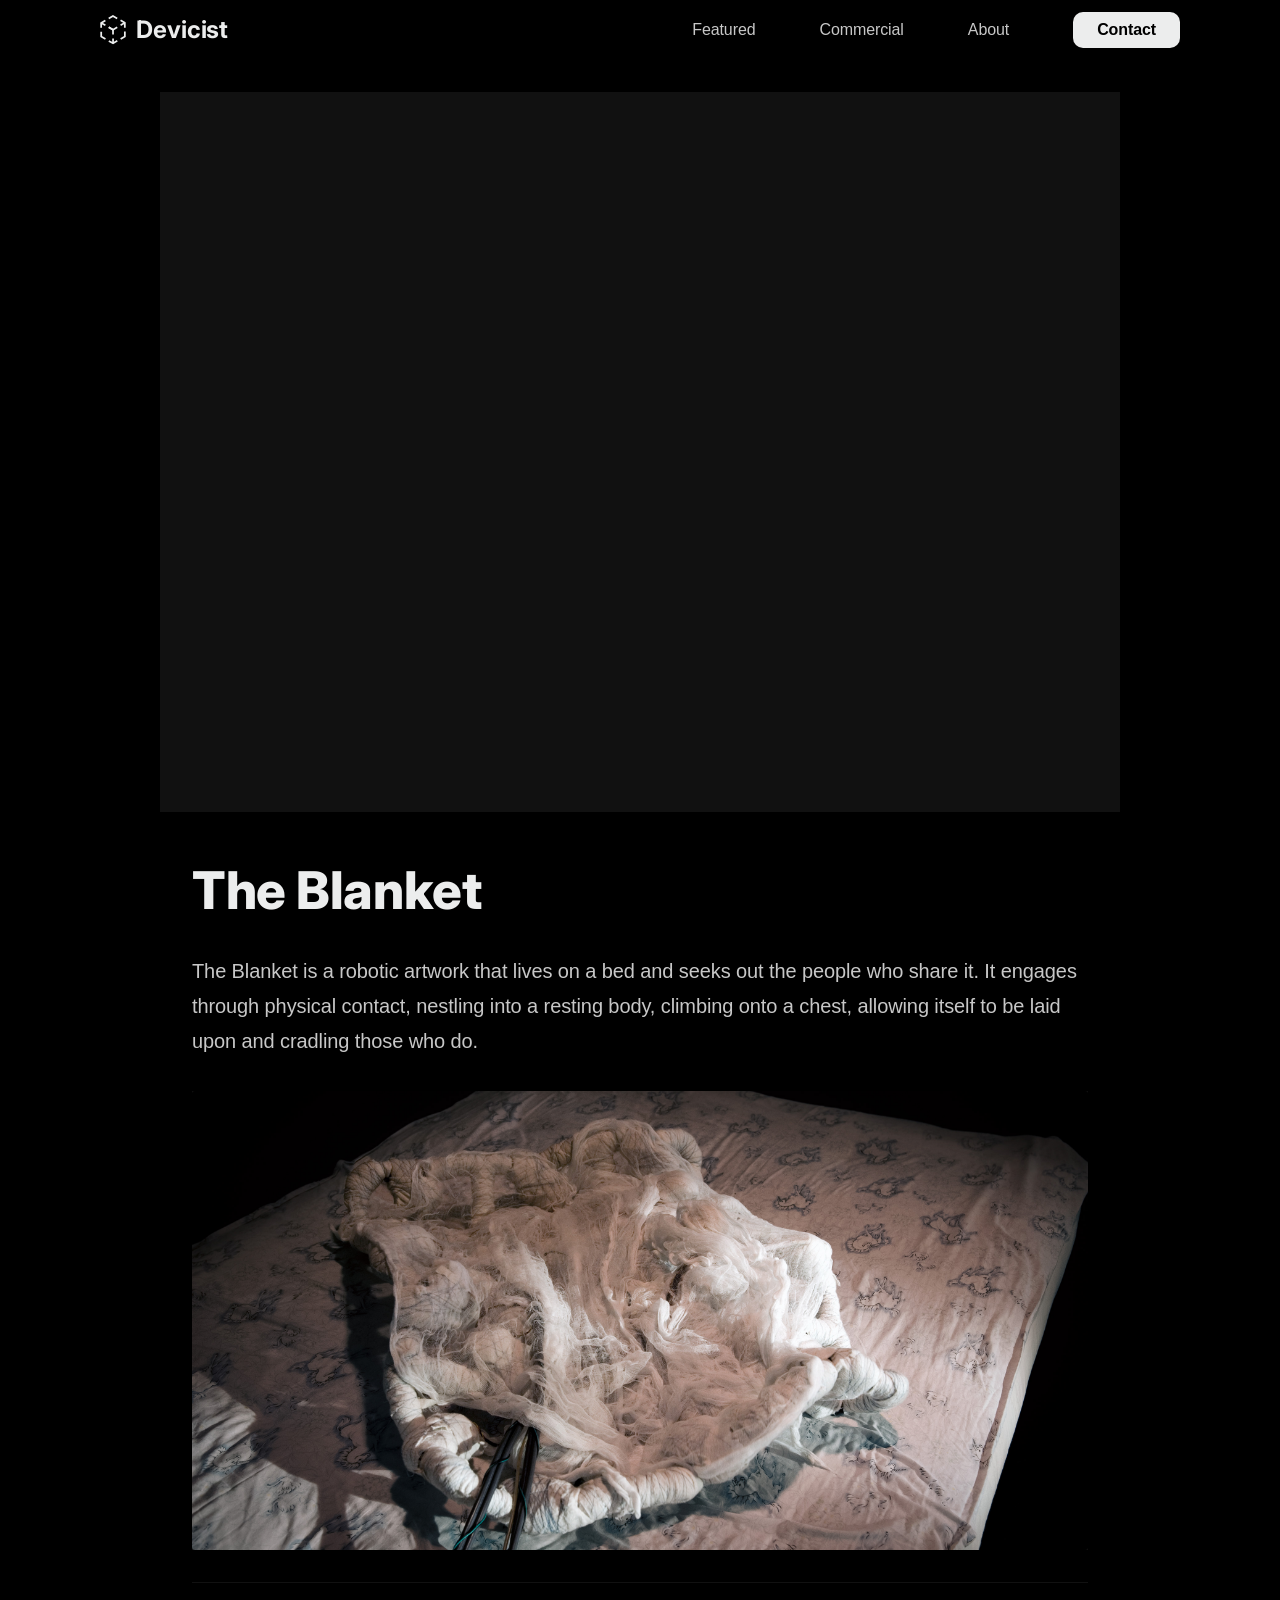
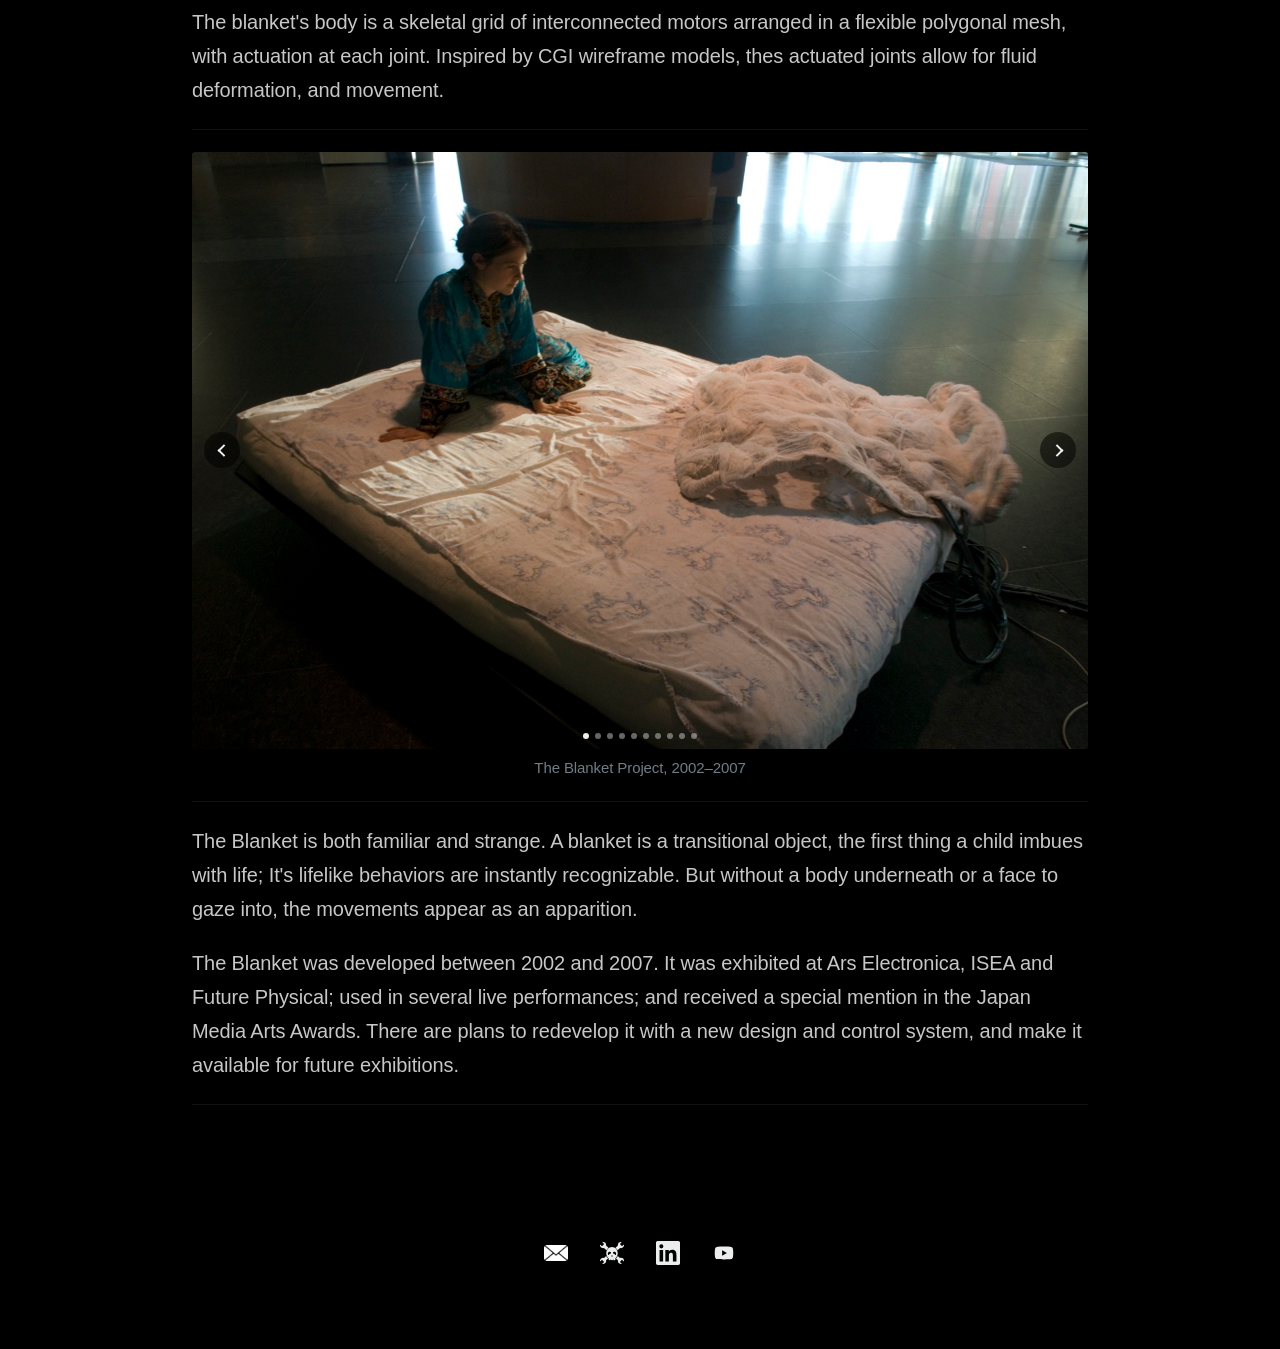
<file: blanket/index.html>
<!DOCTYPE html>
<html lang="en">
  <head>
    <meta charset="utf-8" />
    <link rel="shortcut icon" href="/favicon.ico" />
    <meta name="viewport" content="width=device-width, initial-scale=1" />
    <meta name="theme-color" content="#000000" />
    <meta name="description" content="The Blanket is a robotic sculpture that lives on a bed and seeks out the people who share it, developed 2002–2007 and exhibited at Ars Electronica and ISEA." />
    <link rel="canonical" href="https://devicist.com/blanket/" />
    <link rel="apple-touch-icon" href="/logo192.png" />
    <link rel="preconnect" href="https://fonts.googleapis.com" />
    <link rel="preconnect" href="https://fonts.gstatic.com" crossorigin />
    <link
      href="https://fonts.googleapis.com/css?family=Inter:400,500,600,700,800&display=swap"
      rel="stylesheet"
    />
    <link rel="manifest" href="/manifest.json" />
    <title>The Blanket — Robotic Artwork | Devicist</title>
    <link rel="stylesheet" href="/css/style.css?v=1789499177850" />
    <link rel="stylesheet" href="/css/app.css?v=1789499177850" />
    <link rel="stylesheet" href="/css/blanket.css?v=1789499177850" />
    
    <!-- Analytics: no working GA property exists yet (Universal Analytics/react-ga
         was sunset by Google in July 2023). Drop a GA4 gtag.js snippet here once
         a fresh G-XXXXXXX measurement ID is available. -->
  </head>

  <body class="has-animations">
    <script>
  // If this page was landed on directly (no prior history entry), pad the
  // history stack so the browser back button goes to the homepage's "work"
  // section instead of leaving the site entirely.
  if (window.history.length <= 1) {
    window.history.replaceState({}, "", "/#work");
    window.history.pushState({}, "", window.location.pathname);
  }
</script>

<header class="site-header reveal-from-bottom">
  <div class="container">
    <div class="site-header-inner">
      <div class="brand">
  <a href="/" class="brand-link">
    <svg
      class="brand-cube"
      viewBox="88 0 104 118"
      xmlns="http://www.w3.org/2000/svg"
      aria-hidden="true"
    >
      <g fill="none" stroke="currentColor" stroke-width="7" stroke-miterlimit="10">
        <polyline points="187.41 66.22 187.5 85.8 170.59 95.66" />
        <polyline points="157.21 103.47 140.3 113.33 123.31 103.62" />
        <polyline points="109.85 95.93 92.86 86.22 92.77 66.64" />
        <polyline points="92.7 51.15 92.61 31.57 109.52 21.71" />
        <polyline points="122.91 13.9 139.81 4.04 156.81 13.75" />
        <polyline points="170.26 21.44 187.26 31.15 187.35 50.73" />
        <line x1="140.3" y1="113.33" x2="140.21" y2="93.76" />
        <polyline points="140.14 78.26 140.06 58.69 123.06 48.97" />
        <polyline points="109.61 41.29 92.61 31.57 109.61 41.29" />
        <polyline points="123.06 48.97 140.06 58.69 156.96 48.82" />
        <line x1="170.35" y1="41.01" x2="187.26" y2="31.15" />
      </g>
    </svg>
    <h4>Devicist</h4>
  </a>
</div>

      <button id="nav-toggle" class="header-nav-toggle">
        <span class="screen-reader">Menu</span>
        <span class="hamburger">
          <span class="hamburger-inner"></span>
        </span>
      </button>
      <nav id="site-nav" class="header-nav">
        <div class="header-nav-inner">
          <ul class="list-reset text-xs header-nav-right">
            <li><a href="/#featured" class="nav-link">Featured</a></li>
            <li><a href="/#commercial" class="nav-link">Commercial</a></li>
            <li><a href="/#about" class="nav-link">About</a></li>
          </ul>
          <ul class="list-reset header-nav-right">
            <li>
              <a href="/#contact" class="button button-primary button-wide-mobile button-sm nav-link">Contact</a>
            </li>
          </ul>
        </div>
      </nav>
    </div>
  </div>
</header>

<main class="site-content">
<section class="blanket-page section">
  <div class="blanket-page-inner">
    <div class="blanket-page-hero-video">
      <video autoplay loop muted playsinline>
        <source src="/assets/videos/blanket/hero.mp4" type="video/mp4" />
      </video>
    </div>
    <h1 class="blanket-page-title">The Blanket</h1>
    <p class="blanket-page-intro">
      The Blanket is a robotic artwork that lives on a bed and seeks out the
      people who share it. It engages through physical contact, nestling
      into a resting body, climbing onto a chest, allowing itself to be laid
      upon and cradling those who do.
    </p>
    <div class="blanket-page-secondary-image-wrap">
      <div class="blanket-page-image">
        <img src="/assets/images/projects/blanket/secondary.jpg" alt="The Blanket robotic sculpture resting on a bed" />
      </div>
    </div>
    <dl class="blanket-page-faq">
      <div>
        <dd>
          The blanket's body is a skeletal grid of interconnected motors
          arranged in a flexible polygonal mesh, with actuation at each
          joint. Inspired by CGI wireframe models, thes actuated joints
          allow for fluid deformation, and movement.
        </dd>
      </div>
      <div>
        <div class="blanket-page-carousel-wrap">
          <div class="blanket-page-carousel" data-carousel data-active-class="blanket-page-carousel-slide-active" data-dot-active-class="blanket-page-carousel-dot-active">
            
            <div class="blanket-page-carousel-slide blanket-page-carousel-slide-active" data-carousel-slide>
              <img src="/assets/images/projects/blanket/carousel/01.JPG" alt="The Blanket Project, documentation photo 1" />
            </div>
            
            <div class="blanket-page-carousel-slide" data-carousel-slide>
              <img src="/assets/images/projects/blanket/carousel/02.JPG" alt="The Blanket Project, documentation photo 2" />
            </div>
            
            <div class="blanket-page-carousel-slide" data-carousel-slide>
              <img src="/assets/images/projects/blanket/carousel/03.JPG" alt="The Blanket Project, documentation photo 3" />
            </div>
            
            <div class="blanket-page-carousel-slide" data-carousel-slide>
              <img src="/assets/images/projects/blanket/carousel/04.JPG" alt="The Blanket Project, documentation photo 4" />
            </div>
            
            <div class="blanket-page-carousel-slide" data-carousel-slide>
              <img src="/assets/images/projects/blanket/carousel/05.JPG" alt="The Blanket Project, documentation photo 5" />
            </div>
            
            <div class="blanket-page-carousel-slide" data-carousel-slide>
              <img src="/assets/images/projects/blanket/carousel/06.JPG" alt="The Blanket Project, documentation photo 6" />
            </div>
            
            <div class="blanket-page-carousel-slide" data-carousel-slide>
              <img src="/assets/images/projects/blanket/carousel/07.JPG" alt="The Blanket Project, documentation photo 7" />
            </div>
            
            <div class="blanket-page-carousel-slide" data-carousel-slide>
              <img src="/assets/images/projects/blanket/carousel/08.JPG" alt="The Blanket Project, documentation photo 8" />
            </div>
            
            <div class="blanket-page-carousel-slide" data-carousel-slide>
              <img src="/assets/images/projects/blanket/carousel/09.JPG" alt="The Blanket Project, documentation photo 9" />
            </div>
            
            <div class="blanket-page-carousel-slide" data-carousel-slide>
              <img src="/assets/images/projects/blanket/carousel/10.JPG" alt="The Blanket Project, documentation photo 10" />
            </div>
            

            <button class="blanket-page-carousel-prev" data-carousel-prev aria-label="Previous photo"></button>
            <button class="blanket-page-carousel-next" data-carousel-next aria-label="Next photo"></button>

            <div class="blanket-page-carousel-dots">
              
              <button class="blanket-page-carousel-dot blanket-page-carousel-dot-active" data-carousel-dot aria-label="Show photo 1"></button>
              
              <button class="blanket-page-carousel-dot" data-carousel-dot aria-label="Show photo 2"></button>
              
              <button class="blanket-page-carousel-dot" data-carousel-dot aria-label="Show photo 3"></button>
              
              <button class="blanket-page-carousel-dot" data-carousel-dot aria-label="Show photo 4"></button>
              
              <button class="blanket-page-carousel-dot" data-carousel-dot aria-label="Show photo 5"></button>
              
              <button class="blanket-page-carousel-dot" data-carousel-dot aria-label="Show photo 6"></button>
              
              <button class="blanket-page-carousel-dot" data-carousel-dot aria-label="Show photo 7"></button>
              
              <button class="blanket-page-carousel-dot" data-carousel-dot aria-label="Show photo 8"></button>
              
              <button class="blanket-page-carousel-dot" data-carousel-dot aria-label="Show photo 9"></button>
              
              <button class="blanket-page-carousel-dot" data-carousel-dot aria-label="Show photo 10"></button>
              
            </div>
          </div>
          <p class="blanket-page-carousel-caption">The Blanket Project, 2002–2007</p>
        </div>
      </div>
      <div>
        <dd>
          <p>
            The Blanket is both familiar and strange. A blanket is a
            transitional object, the first thing a child imbues with life;
            It's lifelike behaviors are instantly recognizable. But without
            a body underneath or a face to gaze into, the movements appear
            as an apparition.
          </p>
          <p>
            The Blanket was developed between 2002 and 2007. It was
            exhibited at Ars Electronica, ISEA and Future Physical; used in
            several live performances; and received a special mention in the
            Japan Media Arts Awards. There are plans to redevelop it with a
            new design and control system, and make it available for future
            exhibitions.
          </p>
        </dd>
      </div>
    </dl>
  </div>
</section>

</main>
<footer class="site-footer center-content-mobile">
  <div class="container">
    <div class="site-footer-inner">
      <div class="footer-top footer-top-centered text-xxs">
        <div class="footer-social">
  <ul class="list-reset">
    <li>
      <a href="mailto:info@devicist.com" rel="noopener noreferrer">
        <img src="/assets/images/site/icon-email.png" alt="email icon" width="24px" />
      </a>
    </li>
    <li>
      <a href="https://hackaday.io/nsted" target="_blank" rel="noopener noreferrer">
        <svg width="24" height="24" viewBox="0 0 24 24" xmlns="http://www.w3.org/2000/svg" role="img">
          <title>Hackaday</title>
          <path d="M0 4.124c0-.204.021-.401.06-.595l1.956 1.734 2.144-2.38L2.246 1.18c.259-.072.53-.114.812-.114a3.062 3.062 0 0 1 3.058 3.037v.021c0 .152-.012.304-.033.45l2.385 2.112a6.716 6.716 0 0 0-2.013 2.54L3.982 7.037a3.038 3.038 0 0 1-.924.145A3.06 3.06 0 0 1 0 4.124zm20.942 12.694c-.306 0-.601.045-.88.129l-2.308-2.044a6.862 6.862 0 0 1-1.819 2.706l1.993 1.765a3.05 3.05 0 0 0-.044.502 3.06 3.06 0 0 0 3.935 2.929l-1.992-1.77 2.14-2.365 1.981 1.76c.034-.181.052-.364.052-.554v-.026a3.057 3.057 0 0 0-3.058-3.032zm-3.397-7.592l2.473-2.189c.292.093.601.145.924.145A3.06 3.06 0 0 0 23.94 3.53l-1.956 1.734-2.144-2.38 1.914-1.703a3.049 3.049 0 0 0-.812-.114 3.062 3.062 0 0 0-3.058 3.037v.021c0 .152.012.304.033.45l-2.385 2.112a6.716 6.716 0 0 1 2.013 2.54zm-11.3 5.677l-2.307 2.044A3.057 3.057 0 0 0 0 19.85v.026c0 .19.018.373.052.554l1.982-1.76 2.14 2.365-1.993 1.77a3.06 3.06 0 0 0 3.935-2.929 3.05 3.05 0 0 0-.044-.502l1.993-1.765a6.862 6.862 0 0 1-1.82-2.706zm8.971 2.657a1.076 1.076 0 1 1-1.961.424h-.192a1.076 1.076 0 1 1-2.127 0h-.15A1.105 1.105 0 0 1 9.7 19.23c-.604 0-1.094-.5-1.094-1.115 0-.21.057-.405.156-.572-1.493-1.142-2.474-3.051-2.474-5.213 0-3.497 2.559-6.332 5.713-6.332s5.713 2.835 5.713 6.332c0 2.173-.991 4.091-2.497 5.231zm-4.194-5.914a1.995 1.995 0 0 0-.559-.66 1.804 1.804 0 0 0-.918-.264 1.45 1.45 0 0 0-.319.036c-.405.05-.747.327-.983.647-.207.257-.368.569-.372.905-.032.278.024.556.075.828.066.322.293.584.55.774.119.095.29.226.44.116.1-.134.016-.33.107-.478a.5.5 0 0 1 .258-.326c.263-.132.527-.262.808-.355.228-.067.416-.219.61-.349.255-.197.424-.558.303-.874zm.996 2.325c-.279-.007-.63 1.237-.574 1.78.175.72.237-.505.574-.506.323.014.275 1.255.53.504.078-.5-.224-1.77-.53-1.778zm4.036-.833c.051-.272.107-.55.075-.828-.004-.336-.165-.648-.372-.905-.236-.32-.578-.596-.983-.647a1.45 1.45 0 0 0-.319-.036c-.32-.001-.644.1-.918.264-.235.171-.42.406-.559.66-.121.316.048.677.303.874.194.13.382.282.61.35.28.092.545.222.808.354a.5.5 0 0 1 .258.326c.091.147.007.344.106.478.151.11.322-.021.44-.116.258-.19.485-.452.551-.774z" />
        </svg>
      </a>
    </li>
    <li>
      <a href="https://www.linkedin.com/in/nickstedman/" target="_blank" rel="noopener noreferrer">
        <svg width="24" height="24" viewBox="0 0 24 24" xmlns="http://www.w3.org/2000/svg" role="img">
          <title>LinkedIn</title>
          <path d="M20.447 20.452h-3.554v-5.569c0-1.328-.027-3.037-1.852-3.037-1.853 0-2.136 1.445-2.136 2.939v5.667H9.351V9h3.414v1.561h.046c.477-.9 1.637-1.85 3.37-1.85 3.601 0 4.267 2.37 4.267 5.455v6.286zM5.337 7.433a2.062 2.062 0 1 1 0-4.125 2.062 2.062 0 0 1 0 4.125zM7.114 20.452H3.558V9h3.556v11.452zM22.225 0H1.771C.792 0 0 .774 0 1.729v20.542C0 23.227.792 24 1.771 24h20.451C23.2 24 24 23.227 24 22.271V1.729C24 .774 23.2 0 22.222 0h.003z" />
        </svg>
      </a>
    </li>
    <li>
      <a href="https://www.youtube.com/user/nickstedman" target="_blank" rel="noopener noreferrer">
        <svg xmlns="http://www.w3.org/2000/svg" height="24" width="24" viewBox="-35.20005 -41.33325 305.0671 247.9995">
          <title>Youtube</title>
          <path d="M229.763 25.817c-2.699-10.162-10.65-18.165-20.748-20.881C190.716 0 117.333 0 117.333 0S43.951 0 25.651 4.936C15.553 7.652 7.6 15.655 4.903 25.817 0 44.236 0 82.667 0 82.667s0 38.429 4.903 56.85C7.6 149.68 15.553 157.681 25.65 160.4c18.3 4.934 91.682 4.934 91.682 4.934s73.383 0 91.682-4.934c10.098-2.718 18.049-10.72 20.748-20.882 4.904-18.421 4.904-56.85 4.904-56.85s0-38.431-4.904-56.85" fill="fff" />
          <path d="M93.333 117.559l61.333-34.89-61.333-34.894z" fill="#000" />
        </svg>
      </a>
    </li>
  </ul>
</div>

      </div>
    </div>
  </div>
</footer>

<script defer src="/js/nav.js?v=1789499177850"></script>

    <script id="mcjs">!function(c,h,i,m,p){m=c.createElement(h),p=c.getElementsByTagName(h)[0],m.async=1,m.src=i,p.parentNode.insertBefore(m,p)}(document,"script","https://chimpstatic.com/mcjs-connected/js/users/1960e060b6a123cf33b617dd7/f2d11f02d0be2c5747f0ab3a8.js");</script>
    <script defer src="/js/scroll-reveal.js?v=1789499177850"></script>
    <script defer src="/js/smooth-scroll.js?v=1789499177850"></script>
    <script defer src="/js/carousels.js?v=1789499177850"></script>
    
  </body>
</html>
</file>
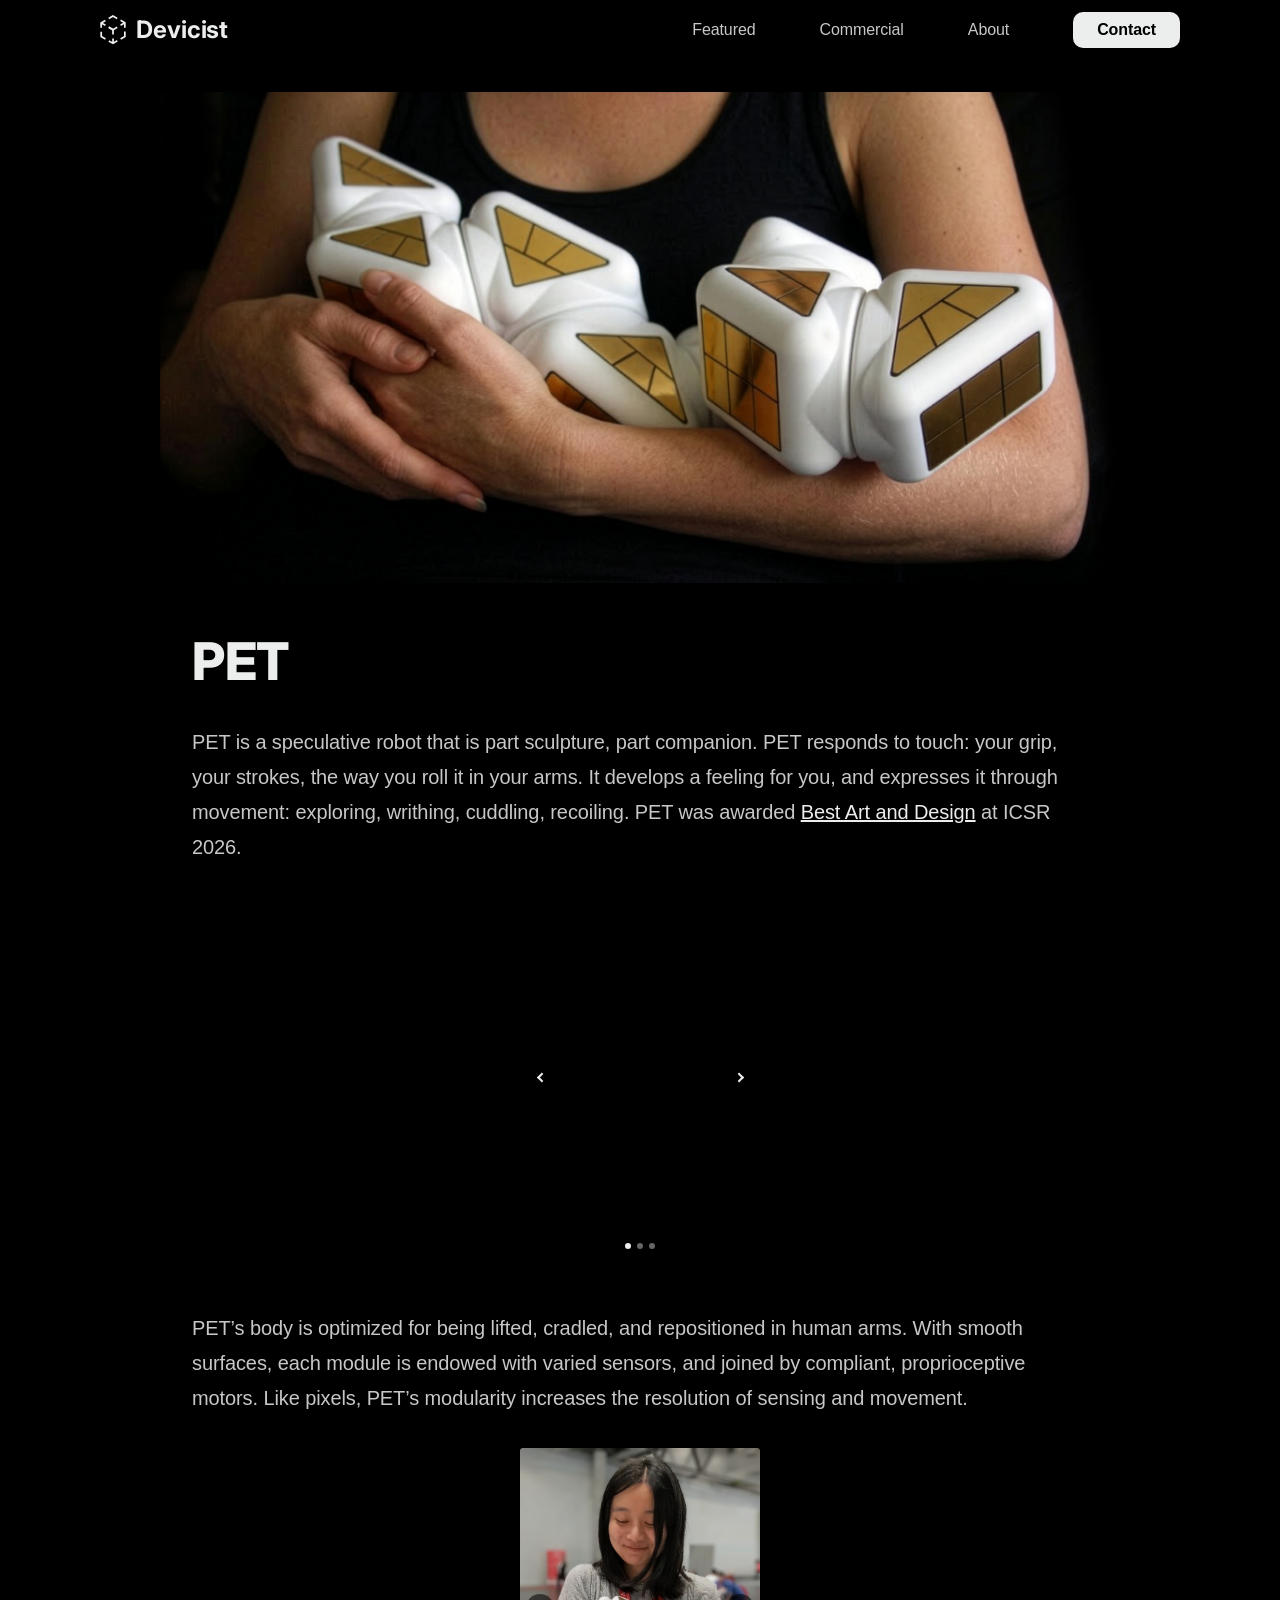
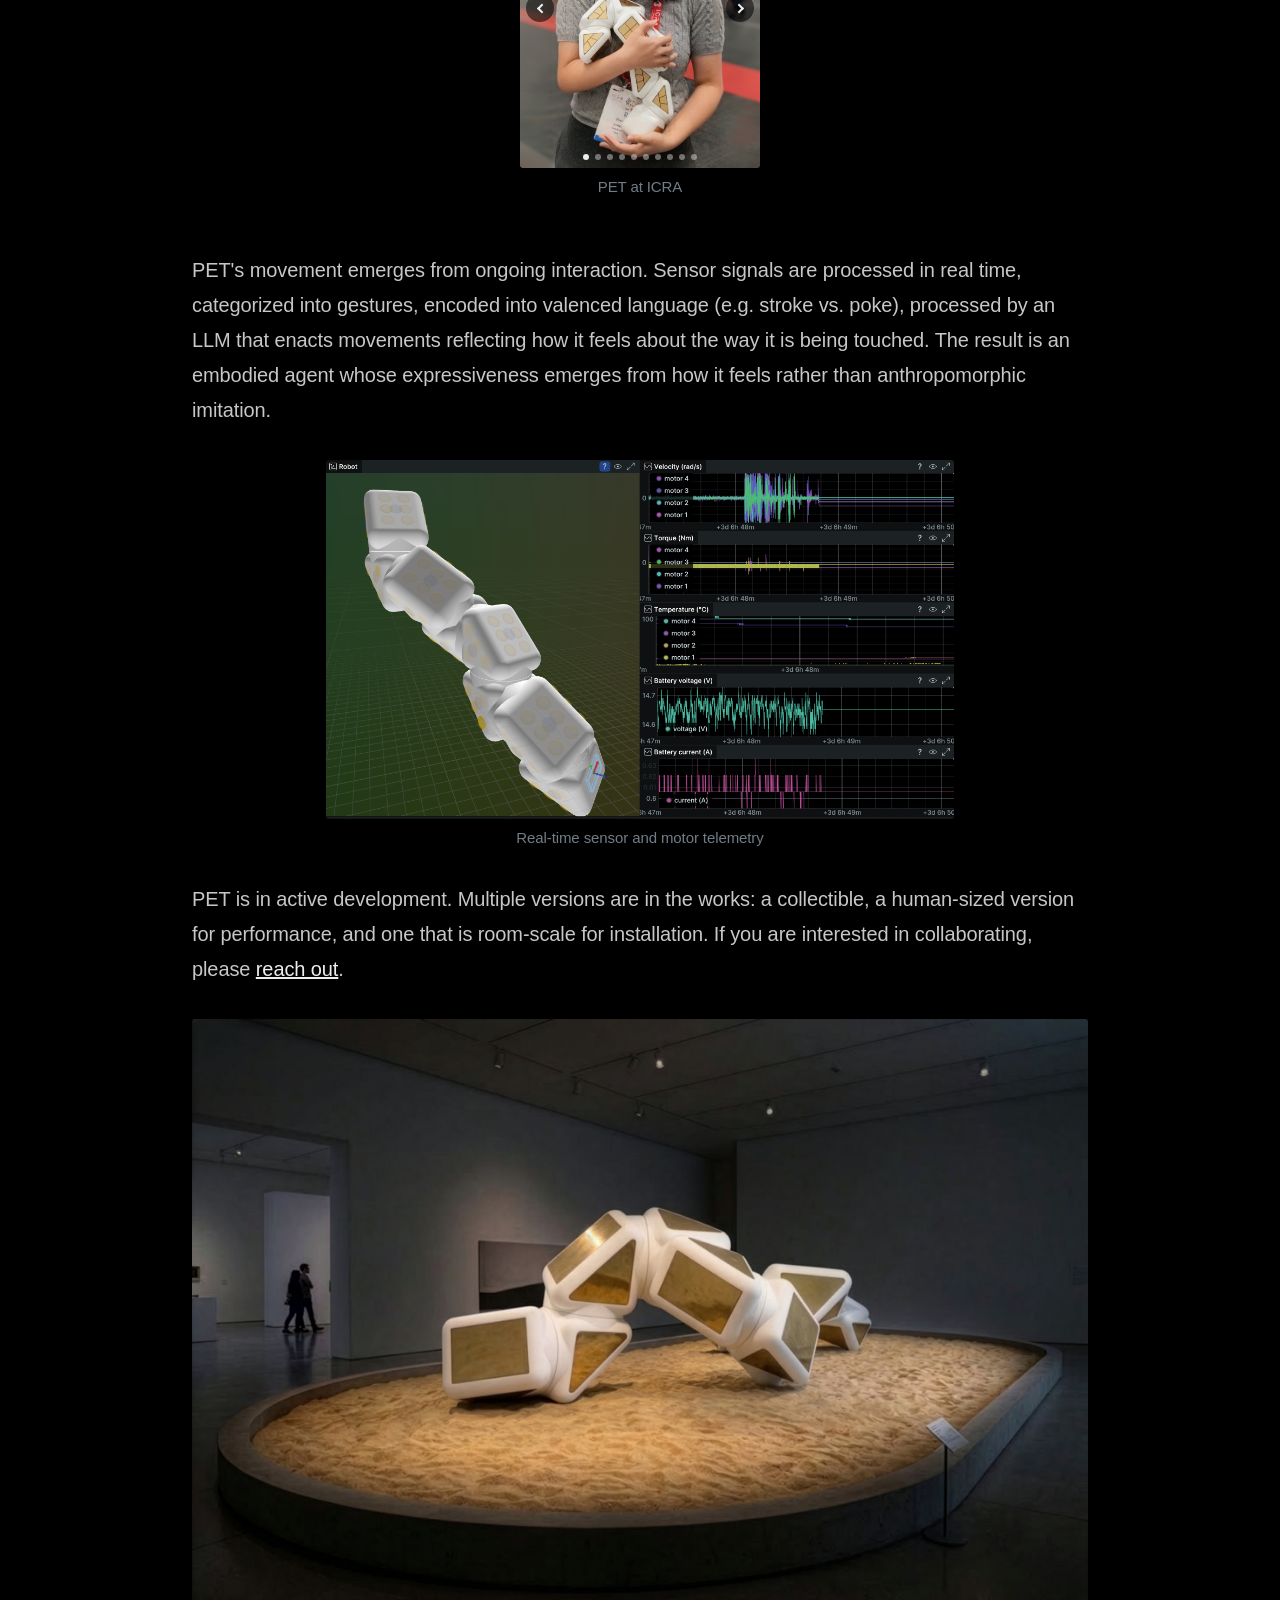
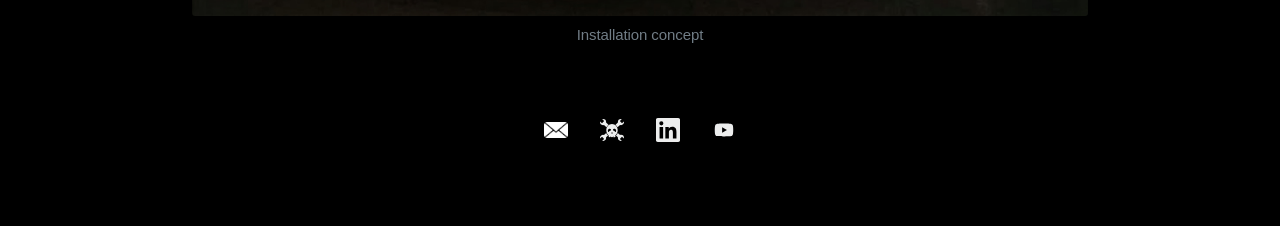
<file: pet/index.html>
<!DOCTYPE html>
<html lang="en">
  <head>
    <meta charset="utf-8" />
    <link rel="shortcut icon" href="/favicon.ico" />
    <meta name="viewport" content="width=device-width, initial-scale=1" />
    <meta name="theme-color" content="#000000" />
    <meta name="description" content="PET is a speculative robotic companion that senses touch and expresses feeling through movement. Winner of Best Art and Design at ICSR 2026." />
    <link rel="canonical" href="https://devicist.com/pet/" />
    <link rel="apple-touch-icon" href="/logo192.png" />
    <link rel="preconnect" href="https://fonts.googleapis.com" />
    <link rel="preconnect" href="https://fonts.gstatic.com" crossorigin />
    <link
      href="https://fonts.googleapis.com/css?family=Inter:400,500,600,700,800&display=swap"
      rel="stylesheet"
    />
    <link rel="manifest" href="/manifest.json" />
    <title>PET — A Robot That Feels Touch | Devicist</title>
    <link rel="stylesheet" href="/css/style.css?v=1789499177850" />
    <link rel="stylesheet" href="/css/app.css?v=1789499177850" />
    <link rel="stylesheet" href="/css/pet.css?v=1789499177850" />
    
    <!-- Analytics: no working GA property exists yet (Universal Analytics/react-ga
         was sunset by Google in July 2023). Drop a GA4 gtag.js snippet here once
         a fresh G-XXXXXXX measurement ID is available. -->
  </head>

  <body class="has-animations">
    <script>
  // If this page was landed on directly (no prior history entry), pad the
  // history stack so the browser back button goes to the homepage's "work"
  // section instead of leaving the site entirely.
  if (window.history.length <= 1) {
    window.history.replaceState({}, "", "/#work");
    window.history.pushState({}, "", window.location.pathname);
  }
</script>

<header class="site-header reveal-from-bottom">
  <div class="container">
    <div class="site-header-inner">
      <div class="brand">
  <a href="/" class="brand-link">
    <svg
      class="brand-cube"
      viewBox="88 0 104 118"
      xmlns="http://www.w3.org/2000/svg"
      aria-hidden="true"
    >
      <g fill="none" stroke="currentColor" stroke-width="7" stroke-miterlimit="10">
        <polyline points="187.41 66.22 187.5 85.8 170.59 95.66" />
        <polyline points="157.21 103.47 140.3 113.33 123.31 103.62" />
        <polyline points="109.85 95.93 92.86 86.22 92.77 66.64" />
        <polyline points="92.7 51.15 92.61 31.57 109.52 21.71" />
        <polyline points="122.91 13.9 139.81 4.04 156.81 13.75" />
        <polyline points="170.26 21.44 187.26 31.15 187.35 50.73" />
        <line x1="140.3" y1="113.33" x2="140.21" y2="93.76" />
        <polyline points="140.14 78.26 140.06 58.69 123.06 48.97" />
        <polyline points="109.61 41.29 92.61 31.57 109.61 41.29" />
        <polyline points="123.06 48.97 140.06 58.69 156.96 48.82" />
        <line x1="170.35" y1="41.01" x2="187.26" y2="31.15" />
      </g>
    </svg>
    <h4>Devicist</h4>
  </a>
</div>

      <button id="nav-toggle" class="header-nav-toggle">
        <span class="screen-reader">Menu</span>
        <span class="hamburger">
          <span class="hamburger-inner"></span>
        </span>
      </button>
      <nav id="site-nav" class="header-nav">
        <div class="header-nav-inner">
          <ul class="list-reset text-xs header-nav-right">
            <li><a href="/#featured" class="nav-link">Featured</a></li>
            <li><a href="/#commercial" class="nav-link">Commercial</a></li>
            <li><a href="/#about" class="nav-link">About</a></li>
          </ul>
          <ul class="list-reset header-nav-right">
            <li>
              <a href="/#contact" class="button button-primary button-wide-mobile button-sm nav-link">Contact</a>
            </li>
          </ul>
        </div>
      </nav>
    </div>
  </div>
</header>

<main class="site-content">
<section class="pet-page section">
  <div class="pet-page-inner">
    <div class="pet-page-image">
      <img src="/assets/images/projects/pet/hero.jpg" alt="PET robot being cradled in arms" />
    </div>

    <div class="pet-page-shorts" data-carousel data-carousel-videos data-active-class="pet-page-shorts-slide-active" data-dot-active-class="pet-page-shorts-dot-active">
      <div class="pet-page-shorts-slide pet-page-shorts-slide-active" data-carousel-slide>
        <video src="/assets/videos/pet/prototype-1.mp4" muted loop playsinline preload="auto"></video>
      </div>
      <div class="pet-page-shorts-slide" data-carousel-slide>
        <video src="/assets/videos/pet/prototype-2-icra.mp4" muted loop playsinline preload="metadata"></video>
      </div>
      <div class="pet-page-shorts-slide" data-carousel-slide>
        <video src="/assets/videos/pet/icsr.mp4" muted loop playsinline preload="metadata" style="object-position: left"></video>
      </div>

      <button class="pet-page-shorts-prev" data-carousel-prev aria-label="Previous short"></button>
      <button class="pet-page-shorts-next" data-carousel-next aria-label="Next short"></button>

      <div class="pet-page-shorts-dots">
        <button class="pet-page-shorts-dot pet-page-shorts-dot-active" data-carousel-dot aria-label="Show short 1"></button>
        <button class="pet-page-shorts-dot" data-carousel-dot aria-label="Show short 2"></button>
        <button class="pet-page-shorts-dot" data-carousel-dot aria-label="Show short 3"></button>
      </div>
    </div>

    <h1 class="pet-page-title">PET</h1>

    <div class="pet-page-intro-block">
      <p class="pet-page-intro">
        PET is a speculative robot that is part sculpture, part companion.
        PET responds to touch: your grip, your strokes, the way you roll it
        in your arms. It develops a feeling for you, and expresses it
        through movement: exploring, writhing, cuddling, recoiling. PET was
        awarded
        <a href="https://icsr2026.uk/awards/" target="_blank" rel="noopener noreferrer"><u>Best Art and Design</u></a>
        at ICSR 2026.
      </p>
    </div>

    <div class="pet-page-content">
      <p class="pet-page-intro">
        PET&rsquo;s body is optimized for being lifted, cradled, and repositioned
        in human arms. With smooth surfaces, each module is endowed with
        varied sensors, and joined by compliant, proprioceptive motors. Like
        pixels, PET&rsquo;s modularity increases the resolution of sensing and
        movement.
      </p>

      <div class="pet-page-conference-wrap">
        <div class="pet-page-conference" data-carousel data-active-class="pet-page-conference-slide-active" data-dot-active-class="pet-page-conference-dot-active">
          
          <div class="pet-page-conference-slide pet-page-conference-slide-active" data-carousel-slide>
            <img src="/assets/images/projects/pet/conference/icra-01.jpg" alt="PET at a robotics conference 1" />
          </div>
          
          <div class="pet-page-conference-slide" data-carousel-slide>
            <img src="/assets/images/projects/pet/conference/icra-02.jpg" alt="PET at a robotics conference 2" />
          </div>
          
          <div class="pet-page-conference-slide" data-carousel-slide>
            <img src="/assets/images/projects/pet/conference/icra-03.jpg" alt="PET at a robotics conference 3" />
          </div>
          
          <div class="pet-page-conference-slide" data-carousel-slide>
            <img src="/assets/images/projects/pet/conference/icra-04.jpg" alt="PET at a robotics conference 4" />
          </div>
          
          <div class="pet-page-conference-slide" data-carousel-slide>
            <img src="/assets/images/projects/pet/conference/icra-05.jpg" alt="PET at a robotics conference 5" />
          </div>
          
          <div class="pet-page-conference-slide" data-carousel-slide>
            <img src="/assets/images/projects/pet/conference/icra-06.jpg" alt="PET at a robotics conference 6" />
          </div>
          
          <div class="pet-page-conference-slide" data-carousel-slide>
            <img src="/assets/images/projects/pet/conference/icra-07.jpg" alt="PET at a robotics conference 7" />
          </div>
          
          <div class="pet-page-conference-slide" data-carousel-slide>
            <img src="/assets/images/projects/pet/conference/icra-08.jpg" alt="PET at a robotics conference 8" />
          </div>
          
          <div class="pet-page-conference-slide" data-carousel-slide>
            <img src="/assets/images/projects/pet/conference/icra-09.jpg" alt="PET at a robotics conference 9" />
          </div>
          
          <div class="pet-page-conference-slide" data-carousel-slide>
            <img src="/assets/images/projects/pet/conference/icra-10.jpg" alt="PET at a robotics conference 10" />
          </div>
          

          <button class="pet-page-conference-prev" data-carousel-prev aria-label="Previous photo"></button>
          <button class="pet-page-conference-next" data-carousel-next aria-label="Next photo"></button>

          <div class="pet-page-conference-dots">
            
            <button class="pet-page-conference-dot pet-page-conference-dot-active" data-carousel-dot aria-label="Show photo 1"></button>
            
            <button class="pet-page-conference-dot" data-carousel-dot aria-label="Show photo 2"></button>
            
            <button class="pet-page-conference-dot" data-carousel-dot aria-label="Show photo 3"></button>
            
            <button class="pet-page-conference-dot" data-carousel-dot aria-label="Show photo 4"></button>
            
            <button class="pet-page-conference-dot" data-carousel-dot aria-label="Show photo 5"></button>
            
            <button class="pet-page-conference-dot" data-carousel-dot aria-label="Show photo 6"></button>
            
            <button class="pet-page-conference-dot" data-carousel-dot aria-label="Show photo 7"></button>
            
            <button class="pet-page-conference-dot" data-carousel-dot aria-label="Show photo 8"></button>
            
            <button class="pet-page-conference-dot" data-carousel-dot aria-label="Show photo 9"></button>
            
            <button class="pet-page-conference-dot" data-carousel-dot aria-label="Show photo 10"></button>
            
          </div>
        </div>
        <p class="pet-page-conference-caption">PET at ICRA</p>
      </div>

      <p class="pet-page-intro">
        PET's movement emerges from ongoing interaction. Sensor signals are
        processed in real time, categorized into gestures, encoded into
        valenced language (e.g. stroke vs. poke), processed by an LLM that
        enacts movements reflecting how it feels about the way it is being
        touched. The result is an embodied agent whose expressiveness
        emerges from how it feels rather than anthropomorphic imitation.
      </p>

      <div class="pet-page-concept pet-page-viz">
        <img src="/assets/images/projects/pet/viz.png" alt="PET sensor and motor telemetry visualization" />
        <p class="pet-page-concept-caption">Real-time sensor and motor telemetry</p>
      </div>

      <p class="pet-page-intro">
        PET is in active development. Multiple versions are in the works: a
        collectible, a human-sized version for performance, and one that is
        room-scale for installation. If you are interested in collaborating,
        please <a href="/#contact"><u>reach out</u></a>.
      </p>

      <div class="pet-page-concept">
        <img src="/assets/images/projects/pet/concept.jpg" alt="PET installation concept" />
        <p class="pet-page-concept-caption">Installation concept</p>
      </div>
    </div>
  </div>
</section>

</main>
<footer class="site-footer center-content-mobile">
  <div class="container">
    <div class="site-footer-inner">
      <div class="footer-top footer-top-centered text-xxs">
        <div class="footer-social">
  <ul class="list-reset">
    <li>
      <a href="mailto:info@devicist.com" rel="noopener noreferrer">
        <img src="/assets/images/site/icon-email.png" alt="email icon" width="24px" />
      </a>
    </li>
    <li>
      <a href="https://hackaday.io/nsted" target="_blank" rel="noopener noreferrer">
        <svg width="24" height="24" viewBox="0 0 24 24" xmlns="http://www.w3.org/2000/svg" role="img">
          <title>Hackaday</title>
          <path d="M0 4.124c0-.204.021-.401.06-.595l1.956 1.734 2.144-2.38L2.246 1.18c.259-.072.53-.114.812-.114a3.062 3.062 0 0 1 3.058 3.037v.021c0 .152-.012.304-.033.45l2.385 2.112a6.716 6.716 0 0 0-2.013 2.54L3.982 7.037a3.038 3.038 0 0 1-.924.145A3.06 3.06 0 0 1 0 4.124zm20.942 12.694c-.306 0-.601.045-.88.129l-2.308-2.044a6.862 6.862 0 0 1-1.819 2.706l1.993 1.765a3.05 3.05 0 0 0-.044.502 3.06 3.06 0 0 0 3.935 2.929l-1.992-1.77 2.14-2.365 1.981 1.76c.034-.181.052-.364.052-.554v-.026a3.057 3.057 0 0 0-3.058-3.032zm-3.397-7.592l2.473-2.189c.292.093.601.145.924.145A3.06 3.06 0 0 0 23.94 3.53l-1.956 1.734-2.144-2.38 1.914-1.703a3.049 3.049 0 0 0-.812-.114 3.062 3.062 0 0 0-3.058 3.037v.021c0 .152.012.304.033.45l-2.385 2.112a6.716 6.716 0 0 1 2.013 2.54zm-11.3 5.677l-2.307 2.044A3.057 3.057 0 0 0 0 19.85v.026c0 .19.018.373.052.554l1.982-1.76 2.14 2.365-1.993 1.77a3.06 3.06 0 0 0 3.935-2.929 3.05 3.05 0 0 0-.044-.502l1.993-1.765a6.862 6.862 0 0 1-1.82-2.706zm8.971 2.657a1.076 1.076 0 1 1-1.961.424h-.192a1.076 1.076 0 1 1-2.127 0h-.15A1.105 1.105 0 0 1 9.7 19.23c-.604 0-1.094-.5-1.094-1.115 0-.21.057-.405.156-.572-1.493-1.142-2.474-3.051-2.474-5.213 0-3.497 2.559-6.332 5.713-6.332s5.713 2.835 5.713 6.332c0 2.173-.991 4.091-2.497 5.231zm-4.194-5.914a1.995 1.995 0 0 0-.559-.66 1.804 1.804 0 0 0-.918-.264 1.45 1.45 0 0 0-.319.036c-.405.05-.747.327-.983.647-.207.257-.368.569-.372.905-.032.278.024.556.075.828.066.322.293.584.55.774.119.095.29.226.44.116.1-.134.016-.33.107-.478a.5.5 0 0 1 .258-.326c.263-.132.527-.262.808-.355.228-.067.416-.219.61-.349.255-.197.424-.558.303-.874zm.996 2.325c-.279-.007-.63 1.237-.574 1.78.175.72.237-.505.574-.506.323.014.275 1.255.53.504.078-.5-.224-1.77-.53-1.778zm4.036-.833c.051-.272.107-.55.075-.828-.004-.336-.165-.648-.372-.905-.236-.32-.578-.596-.983-.647a1.45 1.45 0 0 0-.319-.036c-.32-.001-.644.1-.918.264-.235.171-.42.406-.559.66-.121.316.048.677.303.874.194.13.382.282.61.35.28.092.545.222.808.354a.5.5 0 0 1 .258.326c.091.147.007.344.106.478.151.11.322-.021.44-.116.258-.19.485-.452.551-.774z" />
        </svg>
      </a>
    </li>
    <li>
      <a href="https://www.linkedin.com/in/nickstedman/" target="_blank" rel="noopener noreferrer">
        <svg width="24" height="24" viewBox="0 0 24 24" xmlns="http://www.w3.org/2000/svg" role="img">
          <title>LinkedIn</title>
          <path d="M20.447 20.452h-3.554v-5.569c0-1.328-.027-3.037-1.852-3.037-1.853 0-2.136 1.445-2.136 2.939v5.667H9.351V9h3.414v1.561h.046c.477-.9 1.637-1.85 3.37-1.85 3.601 0 4.267 2.37 4.267 5.455v6.286zM5.337 7.433a2.062 2.062 0 1 1 0-4.125 2.062 2.062 0 0 1 0 4.125zM7.114 20.452H3.558V9h3.556v11.452zM22.225 0H1.771C.792 0 0 .774 0 1.729v20.542C0 23.227.792 24 1.771 24h20.451C23.2 24 24 23.227 24 22.271V1.729C24 .774 23.2 0 22.222 0h.003z" />
        </svg>
      </a>
    </li>
    <li>
      <a href="https://www.youtube.com/user/nickstedman" target="_blank" rel="noopener noreferrer">
        <svg xmlns="http://www.w3.org/2000/svg" height="24" width="24" viewBox="-35.20005 -41.33325 305.0671 247.9995">
          <title>Youtube</title>
          <path d="M229.763 25.817c-2.699-10.162-10.65-18.165-20.748-20.881C190.716 0 117.333 0 117.333 0S43.951 0 25.651 4.936C15.553 7.652 7.6 15.655 4.903 25.817 0 44.236 0 82.667 0 82.667s0 38.429 4.903 56.85C7.6 149.68 15.553 157.681 25.65 160.4c18.3 4.934 91.682 4.934 91.682 4.934s73.383 0 91.682-4.934c10.098-2.718 18.049-10.72 20.748-20.882 4.904-18.421 4.904-56.85 4.904-56.85s0-38.431-4.904-56.85" fill="fff" />
          <path d="M93.333 117.559l61.333-34.89-61.333-34.894z" fill="#000" />
        </svg>
      </a>
    </li>
  </ul>
</div>

      </div>
    </div>
  </div>
</footer>

<script defer src="/js/nav.js?v=1789499177850"></script>

    <script id="mcjs">!function(c,h,i,m,p){m=c.createElement(h),p=c.getElementsByTagName(h)[0],m.async=1,m.src=i,p.parentNode.insertBefore(m,p)}(document,"script","https://chimpstatic.com/mcjs-connected/js/users/1960e060b6a123cf33b617dd7/f2d11f02d0be2c5747f0ab3a8.js");</script>
    <script defer src="/js/scroll-reveal.js?v=1789499177850"></script>
    <script defer src="/js/smooth-scroll.js?v=1789499177850"></script>
    <script defer src="/js/carousels.js?v=1789499177850"></script>
    
  </body>
</html>
</file>
<file: css/app.css>
@media (max-width: 640px) {
  html {
    font-size: 16px;
  }
}

.video-responsive {
    overflow: hidden;
    padding-bottom: 56.25%;
    position: relative;
    height: 0;
  }
  
  .video-responsive iframe {
    left: 0;
    top: 0;
    height: 100%;
    width: 100%;
    position: absolute;
  }

.video-facade {
  position: absolute;
  inset: 0;
  width: 100%;
  height: 100%;
  padding: 0;
  border: 0;
  cursor: pointer;
  background: #000;
}

.video-facade-thumb {
  position: absolute;
  inset: 0;
  width: 100%;
  height: 100%;
  object-fit: cover;
}

.video-facade-play {
  position: absolute;
  top: 50%;
  left: 50%;
  width: 68px;
  height: 48px;
  transform: translate(-50%, -50%);
  background-color: rgba(0, 0, 0, 0.7);
  border-radius: 12px;
  transition: background-color 0.2s ease;
}

.video-facade-play::before {
  content: "";
  position: absolute;
  top: 50%;
  left: 54%;
  transform: translate(-50%, -50%);
  border-style: solid;
  border-width: 12px 0 12px 20px;
  border-color: transparent transparent transparent #fff;
}

.video-facade:hover .video-facade-play,
.video-facade:focus-visible .video-facade-play {
  background-color: #ff0000;
}

/* YouTube's control bar/title UI has a minimum pixel size, so it reads as
   oversized on narrow mobile embeds. Render the iframe at 2x the visual
   size (so YouTube lays out its UI at normal proportions) then scale the
   whole thing back down, which shrinks the UI along with the video. */
@media (max-width: 640px) {
  .flux-video-embed iframe {
    width: 200%;
    height: 200%;
    transform: scale(0.5);
    transform-origin: top left;
  }

  .video-facade-play {
    width: 46px;
    height: 32px;
    border-radius: 8px;
  }

  .video-facade-play::before {
    border-width: 8px 0 8px 13px;
  }
}
</file>
<file: css/blanket.css>
.blanket-page {
  font-family: "Helvetica Neue", Helvetica, Arial, sans-serif;
  font-weight: 200;
  font-size: 1rem;
  color: #c7c7c7;
}

.blanket-page-inner {
  max-width: 960px;
  width: 100%;
  margin: 0 auto;
  display: grid;
  grid-template-columns: 1fr;
  grid-template-rows: auto auto auto auto auto auto;
  grid-template-areas:
    "image"
    "title"
    "intro"
    "carousel"
    "faq"
    "concept";
}

@media (min-width: 641px) {
  .blanket-page-inner {
    padding-top: 32px;
  }
}

.blanket-page-title {
  grid-area: title;
  padding-left: 32px;
  margin-bottom: 0;
}

.blanket-page-hero-video {
  grid-area: image;
  min-width: 0;
  overflow: hidden;
  aspect-ratio: 4 / 3;
  background: #111;
  display: flex;
  align-items: center;
  justify-content: center;
}

.blanket-page-hero-video video {
  display: block;
  width: 100%;
  height: 100%;
  object-fit: contain;
}

.blanket-page-secondary-image-wrap {
  grid-area: carousel;
  padding: 32px 32px 0;
}

.blanket-page-image {
  min-width: 0;
  overflow: hidden;
  aspect-ratio: 4096 / 2096;
  background: #111;
  display: flex;
  align-items: center;
  justify-content: center;
}

.blanket-page-image img {
  display: block;
  width: 100%;
  height: 100%;
  object-fit: cover;
  object-position: center 70%;
}

.blanket-page-image-placeholder {
  color: #4a4a4a;
  font-size: 0.9rem;
  letter-spacing: 0.03em;
  text-transform: uppercase;
}

.blanket-page-intro {
  grid-area: intro;
  padding: 32px 32px 0;
  margin: 0;
  line-height: 1.75;
}

.blanket-page-carousel-wrap {
  grid-area: carousel;
  padding: 32px 32px 0;
}

.blanket-page-faq .blanket-page-carousel-wrap {
  grid-area: auto;
  padding: 0;
}

.blanket-page-carousel {
  width: 100%;
  position: relative;
  aspect-ratio: 3 / 2;
  overflow: hidden;
  background: #000;
}

.blanket-page-carousel-slide {
  position: absolute;
  inset: 0;
  display: none;
}

.blanket-page-carousel-slide-active {
  display: block;
}

.blanket-page-carousel-slide img {
  display: block;
  width: 100%;
  height: 100%;
  object-fit: cover;
}

.blanket-page-carousel-prev,
.blanket-page-carousel-next {
  position: absolute;
  top: 50%;
  transform: translateY(-50%);
  width: 36px;
  height: 36px;
  display: flex;
  align-items: center;
  justify-content: center;
  background: rgba(0, 0, 0, 0.55);
  border: none;
  border-radius: 50%;
  cursor: pointer;
  padding: 0;
  font-size: 0;
  z-index: 1;
}

.blanket-page-carousel-prev {
  left: 12px;
}

.blanket-page-carousel-next {
  right: 12px;
}

.blanket-page-carousel-prev::before,
.blanket-page-carousel-next::before {
  content: '';
  display: block;
  width: 9px;
  height: 9px;
  border-right: 2px solid #eceded;
  border-bottom: 2px solid #eceded;
}

.blanket-page-carousel-prev::before {
  transform: rotate(135deg) translate(-1px, -1px);
}

.blanket-page-carousel-next::before {
  transform: rotate(-45deg) translate(-1px, -1px);
}

.blanket-page-carousel-dots {
  position: absolute;
  bottom: 10px;
  left: 0;
  right: 0;
  display: flex;
  justify-content: center;
  flex-wrap: wrap;
  gap: 6px;
  z-index: 1;
}

.blanket-page-carousel-dot {
  width: 6px;
  height: 6px;
  border-radius: 50%;
  border: none;
  padding: 0;
  background: rgba(255, 255, 255, 0.4);
  cursor: pointer;
}

.blanket-page-carousel-dot-active {
  background: #eceded;
}

.blanket-page-carousel-caption {
  margin: 8px 0 0;
  font-size: 0.75rem;
  color: #717d86;
  text-align: center;
}

.blanket-page-faq {
  grid-area: faq;
  padding: 0 32px 64px;
  margin: 32px 0 0;
}

.blanket-page-faq > div {
  border-top: 1px solid #111;
  padding: 22px 0;
}

.blanket-page-faq > div:last-child {
  border-bottom: 1px solid #111;
}

.blanket-page-faq dt {
  font-size: 1.05rem;
  font-weight: 600;
  letter-spacing: 0.03em;
  text-transform: uppercase;
  color: #eceded;
  margin-bottom: 10px;
}

.blanket-page-faq dd {
  margin: 0;
  line-height: 1.7;
}

.blanket-page-faq dd a,
.blanket-page-intro a {
  color: #eceded;
  text-decoration: none;
}

.blanket-page-faq dd a:hover,
.blanket-page-intro a:hover {
  color: #fff;
}

.blanket-page-faq dd p {
  margin: 0;
}

.blanket-page-faq dd p + p {
  margin-top: 1em;
}

.blanket-page-concept {
  grid-area: concept;
  padding: 0 32px 64px;
}

.blanket-page-concept img {
  display: block;
  width: 100%;
  height: auto;
}

.blanket-page-concept-caption {
  margin: 8px 0 0;
  font-size: 0.75rem;
  color: #717d86;
  text-align: center;
}

@media (max-width: 640px) {
  .blanket-page {
    font-size: 0.875rem;
  }

  .blanket-page-intro {
    padding: 24px 12px 0;
  }

  .blanket-page-faq dt {
    font-size: 0.9rem;
  }

  .blanket-page-title {
    padding-left: 12px;
  }

  .blanket-page-faq {
    padding-left: 12px;
    padding-right: 12px;
  }

  .blanket-page-inner {
    grid-template-rows: auto auto auto auto auto auto;
    grid-template-areas:
      "image"
      "title"
      "intro"
      "carousel"
      "faq"
      "concept";
  }

  .blanket-page-image {
    width: 100%;
    aspect-ratio: 1340 / 687;
  }

  .blanket-page-secondary-image-wrap {
    padding-left: 12px;
    padding-right: 12px;
  }

  .blanket-page-carousel-wrap {
    padding-left: 12px;
    padding-right: 12px;
  }

  .blanket-page-concept {
    padding-left: 12px;
    padding-right: 12px;
  }
}
</file>
<file: css/pet.css>
.pet-page {
  font-family: "Helvetica Neue", Helvetica, Arial, sans-serif;
  font-weight: 200;
  font-size: 1rem;
  color: #c7c7c7;
}

.pet-page-inner {
  max-width: 960px;
  width: 100%;
  margin: 0 auto;
  display: grid;
  grid-template-columns: 1fr;
  grid-template-rows: auto auto auto auto auto auto;
  grid-template-areas:
    "image"
    "title"
    "intro"
    "shorts"
    "content"
    "faq";
}

@media (min-width: 641px) {
  .pet-page-inner {
    padding-top: 32px;
  }
}

.pet-page-title {
  grid-area: title;
  padding-left: 32px;
  margin-bottom: 0;
}

.pet-page-image {
  grid-area: image;
  min-width: 0;
  overflow: hidden;
  aspect-ratio: 4096 / 2096;
}

.pet-page-image img {
  display: block;
  width: 100%;
  height: 100%;
  object-fit: contain;
  object-position: top;
}

.pet-page-shorts {
  grid-area: shorts;
  width: 240px;
  margin: 32px auto 22px;
  position: relative;
  aspect-ratio: 0.667;
  overflow: hidden;
  background: #000;
}

.pet-page-shorts-slide {
  position: absolute;
  inset: 0;
  display: none;
}

.pet-page-shorts-slide-active {
  display: block;
}

.pet-page-shorts-slide video {
  display: block;
  width: 100%;
  height: 100%;
  object-fit: cover;
}

.pet-page-shorts-prev,
.pet-page-shorts-next {
  position: absolute;
  top: 50%;
  transform: translateY(-50%);
  width: 28px;
  height: 28px;
  display: flex;
  align-items: center;
  justify-content: center;
  background: rgba(0, 0, 0, 0.55);
  border: none;
  border-radius: 50%;
  cursor: pointer;
  padding: 0;
  font-size: 0;
  z-index: 1;
}

.pet-page-shorts-prev {
  left: 6px;
}

.pet-page-shorts-next {
  right: 6px;
}

.pet-page-shorts-prev::before,
.pet-page-shorts-next::before {
  content: '';
  display: block;
  width: 7px;
  height: 7px;
  border-right: 2px solid #eceded;
  border-bottom: 2px solid #eceded;
}

.pet-page-shorts-prev::before {
  transform: rotate(135deg) translate(-1px, -1px);
}

.pet-page-shorts-next::before {
  transform: rotate(-45deg) translate(-1px, -1px);
}

.pet-page-shorts-dots {
  position: absolute;
  bottom: 8px;
  left: 0;
  right: 0;
  display: flex;
  justify-content: center;
  gap: 6px;
  z-index: 1;
}

.pet-page-shorts-dot {
  width: 6px;
  height: 6px;
  border-radius: 50%;
  border: none;
  padding: 0;
  background: rgba(255, 255, 255, 0.4);
  cursor: pointer;
}

.pet-page-shorts-dot-active {
  background: #eceded;
}

.pet-page-conference-wrap {
  width: 240px;
  margin: 32px auto 22px;
}

.pet-page-conference {
  width: 100%;
  position: relative;
  aspect-ratio: 0.75;
  overflow: hidden;
  background: #000;
}

.pet-page-conference-caption {
  margin: 8px 0 0;
  font-size: 0.75rem;
  color: #717d86;
  text-align: center;
}

.pet-page-conference-slide {
  position: absolute;
  inset: 0;
  display: none;
}

.pet-page-conference-slide-active {
  display: block;
}

.pet-page-conference-slide img {
  display: block;
  width: 100%;
  height: 100%;
  object-fit: cover;
}

.pet-page-conference-prev,
.pet-page-conference-next {
  position: absolute;
  top: 50%;
  transform: translateY(-50%);
  width: 28px;
  height: 28px;
  display: flex;
  align-items: center;
  justify-content: center;
  background: rgba(0, 0, 0, 0.55);
  border: none;
  border-radius: 50%;
  cursor: pointer;
  padding: 0;
  font-size: 0;
  z-index: 1;
}

.pet-page-conference-prev {
  left: 6px;
}

.pet-page-conference-next {
  right: 6px;
}

.pet-page-conference-prev::before,
.pet-page-conference-next::before {
  content: '';
  display: block;
  width: 7px;
  height: 7px;
  border-right: 2px solid #eceded;
  border-bottom: 2px solid #eceded;
}

.pet-page-conference-prev::before {
  transform: rotate(135deg) translate(-1px, -1px);
}

.pet-page-conference-next::before {
  transform: rotate(-45deg) translate(-1px, -1px);
}

.pet-page-conference-dots {
  position: absolute;
  bottom: 8px;
  left: 0;
  right: 0;
  display: flex;
  justify-content: center;
  flex-wrap: wrap;
  gap: 6px;
  z-index: 1;
}

.pet-page-conference-dot {
  width: 6px;
  height: 6px;
  border-radius: 50%;
  border: none;
  padding: 0;
  background: rgba(255, 255, 255, 0.4);
  cursor: pointer;
}

.pet-page-conference-dot-active {
  background: #eceded;
}

.pet-page-intro-block {
  grid-area: intro;
}

.pet-page-content {
  grid-area: content;
}

.pet-page-intro {
  padding: 32px 32px 0;
  margin: 0;
  line-height: 1.75;
}

.pet-page-faq {
  grid-area: faq;
  padding: 0 32px 64px;
  margin: 32px 0 0;
}

.pet-page-faq > div {
  border-top: 1px solid #111;
  padding: 22px 0;
}

.pet-page-faq > div:last-child {
  border-bottom: 1px solid #111;
}

.pet-page-faq dt {
  font-size: 1.05rem;
  font-weight: 600;
  letter-spacing: 0.03em;
  text-transform: uppercase;
  color: #eceded;
  margin-bottom: 10px;
}

.pet-page-faq dd {
  margin: 0;
  line-height: 1.7;
}

.pet-page-faq dd p {
  margin: 0;
}

.pet-page-faq dd p + p {
  margin-top: 1em;
}

.pet-page-faq dd a,
.pet-page-intro a {
  color: #eceded;
  text-decoration: none;
}

.pet-page-faq dd a:hover,
.pet-page-intro a:hover {
  color: #fff;
}

.pet-page-concept {
  padding: 32px 32px 0;
}

.pet-page-concept img {
  display: block;
  width: 100%;
  height: auto;
}

.pet-page-viz img {
  max-width: 70%;
  margin: 0 auto;
}

.pet-page-concept-caption {
  margin: 8px 0 0;
  font-size: 0.75rem;
  color: #717d86;
  text-align: center;
}

@media (max-width: 640px) {
  .pet-page {
    font-size: 0.875rem;
  }

  .pet-page-intro {
    padding: 24px 12px 0;
  }

  .pet-page-faq dt {
    font-size: 0.9rem;
  }

  .pet-page-title {
    padding-left: 12px;
  }

  .pet-page-faq {
    padding-left: 12px;
    padding-right: 12px;
  }

  .pet-page-concept {
    padding-left: 12px;
    padding-right: 12px;
  }

  .pet-page-inner {
    grid-template-columns: 1fr;
    grid-template-rows: auto auto auto auto auto auto;
    grid-template-areas:
      "shorts"
      "title"
      "intro"
      "image"
      "content"
      "faq";
  }

  .pet-page-image {
    width: 100%;
    aspect-ratio: 1340 / 687;
    margin-top: 32px;
  }

  .pet-page-shorts {
    width: 100%;
    margin: 0 0 22px;
  }

  .pet-page-viz img {
    max-width: 100%;
  }
}
</file>
<file: css/style.css>
@charset "UTF-8";
/*--------------------------------------------------------------
# Based on Cruip framework - v1.0.0
--------------------------------------------------------------*/
/*!
 * Bootstrap v4.6.0 (https://getbootstrap.com/)
 * Copyright 2011-2021 The Bootstrap Authors
 * Copyright 2011-2021 Twitter, Inc.
 * Licensed under MIT (https://github.com/twbs/bootstrap/blob/main/LICENSE)
 */
:root {
  --blue: #007bff;
  --indigo: #6610f2;
  --purple: #6f42c1;
  --pink: #e83e8c;
  --red: #dc3545;
  --orange: #fd7e14;
  --yellow: #ffc107;
  --green: #28a745;
  --teal: #20c997;
  --cyan: #17a2b8;
  --white: #fff;
  --gray: #6c757d;
  --gray-dark: #343a40;
  --primary: #007bff;
  --secondary: #6c757d;
  --success: #28a745;
  --info: #17a2b8;
  --warning: #ffc107;
  --danger: #dc3545;
  --light: #f8f9fa;
  --dark: #343a40;
  --breakpoint-xs: 0;
  --breakpoint-sm: 576px;
  --breakpoint-md: 768px;
  --breakpoint-lg: 992px;
  --breakpoint-xl: 1200px;
  --font-family-sans-serif: -apple-system, BlinkMacSystemFont, "Segoe UI", Roboto, "Helvetica Neue", Arial, "Noto Sans", "Liberation Sans", sans-serif, "Apple Color Emoji", "Segoe UI Emoji", "Segoe UI Symbol", "Noto Color Emoji";
  --font-family-monospace: SFMono-Regular, Menlo, Monaco, Consolas, "Liberation Mono", "Courier New", monospace;
}

*,
*::before,
*::after {
  box-sizing: border-box;
}

html {
  font-family: sans-serif;
  line-height: 1.15;
  -webkit-text-size-adjust: 100%;
  -webkit-tap-highlight-color: rgba(0, 0, 0, 0);
}

article, aside, figcaption, figure, footer, header, hgroup, main, nav, section {
  display: block;
}

body {
  margin: 0;
  font-family: -apple-system, BlinkMacSystemFont, "Segoe UI", Roboto, "Helvetica Neue", Arial, "Noto Sans", "Liberation Sans", sans-serif, "Apple Color Emoji", "Segoe UI Emoji", "Segoe UI Symbol", "Noto Color Emoji";
  font-size: 1rem;
  font-weight: 400;
  line-height: 1.5;
  color: #212529;
  text-align: left;
  background-color: #fff;
}

[tabindex="-1"]:focus:not(:focus-visible) {
  outline: 0 !important;
}

hr {
  box-sizing: content-box;
  height: 0;
  overflow: visible;
}

h1, h2, h3, h4, h5, h6 {
  margin-top: 0;
  margin-bottom: 0.5rem;
}

p {
  margin-top: 0;
  margin-bottom: 1rem;
}

abbr[title],
abbr[data-original-title] {
  text-decoration: underline;
  text-decoration: underline dotted;
  cursor: help;
  border-bottom: 0;
  text-decoration-skip-ink: none;
}

address {
  margin-bottom: 1rem;
  font-style: normal;
  line-height: inherit;
}

ol,
ul,
dl {
  margin-top: 0;
  margin-bottom: 1rem;
}

ol ol,
ul ul,
ol ul,
ul ol {
  margin-bottom: 0;
}

dt {
  font-weight: 700;
}

dd {
  margin-bottom: 0.5rem;
  margin-left: 0;
}

blockquote {
  margin: 0 0 1rem;
}

b,
strong {
  font-weight: bolder;
}

small {
  font-size: 80%;
}

sub,
sup {
  position: relative;
  font-size: 75%;
  line-height: 0;
  vertical-align: baseline;
}

sub {
  bottom: -0.25em;
}

sup {
  top: -0.5em;
}

a {
  color: #007bff;
  text-decoration: none;
  background-color: transparent;
}
a:hover {
  color: #0056b3;
  text-decoration: underline;
}

a:not([href]):not([class]) {
  color: inherit;
  text-decoration: none;
}
a:not([href]):not([class]):hover {
  color: inherit;
  text-decoration: none;
}

pre,
code,
kbd,
samp {
  font-family: SFMono-Regular, Menlo, Monaco, Consolas, "Liberation Mono", "Courier New", monospace;
  font-size: 1em;
}

pre {
  margin-top: 0;
  margin-bottom: 1rem;
  overflow: auto;
  -ms-overflow-style: scrollbar;
}

figure {
  margin: 0 0 1rem;
}

img {
  vertical-align: middle;
  border-style: none;
}

svg {
  overflow: hidden;
  vertical-align: middle;
}

table {
  border-collapse: collapse;
}

caption {
  padding-top: 0.75rem;
  padding-bottom: 0.75rem;
  color: #6c757d;
  text-align: left;
  caption-side: bottom;
}

th {
  text-align: inherit;
  text-align: -webkit-match-parent;
}

label {
  display: inline-block;
  margin-bottom: 0.5rem;
}

button {
  border-radius: 0;
}

button:focus:not(:focus-visible) {
  outline: 0;
}

input,
button,
select,
optgroup,
textarea {
  margin: 0;
  font-family: inherit;
  font-size: inherit;
  line-height: inherit;
}

button,
input {
  overflow: visible;
}

button,
select {
  text-transform: none;
}

[role=button] {
  cursor: pointer;
}

select {
  word-wrap: normal;
}

button,
[type=button],
[type=reset],
[type=submit] {
  -webkit-appearance: button;
}

button:not(:disabled),
[type=button]:not(:disabled),
[type=reset]:not(:disabled),
[type=submit]:not(:disabled) {
  cursor: pointer;
}

button::-moz-focus-inner,
[type=button]::-moz-focus-inner,
[type=reset]::-moz-focus-inner,
[type=submit]::-moz-focus-inner {
  padding: 0;
  border-style: none;
}

input[type=radio],
input[type=checkbox] {
  box-sizing: border-box;
  padding: 0;
}

textarea {
  overflow: auto;
  resize: vertical;
}

fieldset {
  min-width: 0;
  padding: 0;
  margin: 0;
  border: 0;
}

legend {
  display: block;
  width: 100%;
  max-width: 100%;
  padding: 0;
  margin-bottom: 0.5rem;
  font-size: 1.5rem;
  line-height: inherit;
  color: inherit;
  white-space: normal;
}

progress {
  vertical-align: baseline;
}

[type=number]::-webkit-inner-spin-button,
[type=number]::-webkit-outer-spin-button {
  height: auto;
}

[type=search] {
  outline-offset: -2px;
  -webkit-appearance: none;
}

[type=search]::-webkit-search-decoration {
  -webkit-appearance: none;
}

::-webkit-file-upload-button {
  font: inherit;
  -webkit-appearance: button;
}

output {
  display: inline-block;
}

summary {
  display: list-item;
  cursor: pointer;
}

template {
  display: none;
}

[hidden] {
  display: none !important;
}

h1, h2, h3, h4, h5, h6,
.h1, .h2, .h3, .h4, .h5, .h6 {
  margin-bottom: 0.5rem;
  font-weight: 500;
  line-height: 1.2;
}

h1, .h1 {
  font-size: 2.5rem;
}

h2, .h2 {
  font-size: 2rem;
}

h3, .h3 {
  font-size: 1.75rem;
}

h4, .h4 {
  font-size: 1.5rem;
}

h5, .h5 {
  font-size: 1.25rem;
}

h6, .h6 {
  font-size: 1rem;
}

.lead {
  font-size: 1.25rem;
  font-weight: 300;
}

.display-1 {
  font-size: 6rem;
  font-weight: 300;
  line-height: 1.2;
}

.display-2 {
  font-size: 5.5rem;
  font-weight: 300;
  line-height: 1.2;
}

.display-3 {
  font-size: 4.5rem;
  font-weight: 300;
  line-height: 1.2;
}

.display-4 {
  font-size: 3.5rem;
  font-weight: 300;
  line-height: 1.2;
}

hr {
  margin-top: 1rem;
  margin-bottom: 1rem;
  border: 0;
  border-top: 1px solid rgba(0, 0, 0, 0.1);
}

small,
.small {
  font-size: 80%;
  font-weight: 400;
}

mark,
.mark {
  padding: 0.2em;
  background-color: #fcf8e3;
}

.list-unstyled {
  padding-left: 0;
  list-style: none;
}

.list-inline {
  padding-left: 0;
  list-style: none;
}

.list-inline-item {
  display: inline-block;
}
.list-inline-item:not(:last-child) {
  margin-right: 0.5rem;
}

.initialism {
  font-size: 90%;
  text-transform: uppercase;
}

.blockquote {
  margin-bottom: 1rem;
  font-size: 1.25rem;
}

.blockquote-footer {
  display: block;
  font-size: 80%;
  color: #6c757d;
}
.blockquote-footer::before {
  content: "— ";
}

.img-fluid {
  max-width: 100%;
  height: auto;
}

.img-thumbnail {
  padding: 0.25rem;
  background-color: #fff;
  border: 1px solid #dee2e6;
  border-radius: 0.25rem;
  max-width: 100%;
  height: auto;
}

.figure {
  display: inline-block;
}

.figure-img {
  margin-bottom: 0.5rem;
  line-height: 1;
}

.figure-caption {
  font-size: 90%;
  color: #6c757d;
}

code {
  font-size: 87.5%;
  color: #e83e8c;
  word-wrap: break-word;
}
a > code {
  color: inherit;
}

kbd {
  padding: 0.2rem 0.4rem;
  font-size: 87.5%;
  color: #fff;
  background-color: #212529;
  border-radius: 0.2rem;
}
kbd kbd {
  padding: 0;
  font-size: 100%;
  font-weight: 700;
}

pre {
  display: block;
  font-size: 87.5%;
  color: #212529;
}
pre code {
  font-size: inherit;
  color: inherit;
  word-break: normal;
}

.pre-scrollable {
  max-height: 340px;
  overflow-y: scroll;
}

.container,
.container-fluid,
.container-xl,
.container-lg,
.container-md,
.container-sm {
  width: 100%;
  padding-right: 15px;
  padding-left: 15px;
  margin-right: auto;
  margin-left: auto;
}

@media (min-width: 576px) {
  .container-sm, .container {
    max-width: 540px;
  }
}
@media (min-width: 768px) {
  .container-md, .container-sm, .container {
    max-width: 720px;
  }
}
@media (min-width: 992px) {
  .container-lg, .container-md, .container-sm, .container {
    max-width: 960px;
  }
}
@media (min-width: 1200px) {
  .container-xl, .container-lg, .container-md, .container-sm, .container {
    max-width: 1140px;
  }
}
.row {
  display: flex;
  flex-wrap: wrap;
  margin-right: -15px;
  margin-left: -15px;
}

.no-gutters {
  margin-right: 0;
  margin-left: 0;
}
.no-gutters > .col,
.no-gutters > [class*=col-] {
  padding-right: 0;
  padding-left: 0;
}

.col-xl,
.col-xl-auto, .col-xl-12, .col-xl-11, .col-xl-10, .col-xl-9, .col-xl-8, .col-xl-7, .col-xl-6, .col-xl-5, .col-xl-4, .col-xl-3, .col-xl-2, .col-xl-1, .col-lg,
.col-lg-auto, .col-lg-12, .col-lg-11, .col-lg-10, .col-lg-9, .col-lg-8, .col-lg-7, .col-lg-6, .col-lg-5, .col-lg-4, .col-lg-3, .col-lg-2, .col-lg-1, .col-md,
.col-md-auto, .col-md-12, .col-md-11, .col-md-10, .col-md-9, .col-md-8, .col-md-7, .col-md-6, .col-md-5, .col-md-4, .col-md-3, .col-md-2, .col-md-1, .col-sm,
.col-sm-auto, .col-sm-12, .col-sm-11, .col-sm-10, .col-sm-9, .col-sm-8, .col-sm-7, .col-sm-6, .col-sm-5, .col-sm-4, .col-sm-3, .col-sm-2, .col-sm-1, .col,
.col-auto, .col-12, .col-11, .col-10, .col-9, .col-8, .col-7, .col-6, .col-5, .col-4, .col-3, .col-2, .col-1 {
  position: relative;
  width: 100%;
  padding-right: 15px;
  padding-left: 15px;
}

.col {
  flex-basis: 0;
  flex-grow: 1;
  max-width: 100%;
}

.row-cols-1 > * {
  flex: 0 0 100%;
  max-width: 100%;
}

.row-cols-2 > * {
  flex: 0 0 50%;
  max-width: 50%;
}

.row-cols-3 > * {
  flex: 0 0 33.3333333333%;
  max-width: 33.3333333333%;
}

.row-cols-4 > * {
  flex: 0 0 25%;
  max-width: 25%;
}

.row-cols-5 > * {
  flex: 0 0 20%;
  max-width: 20%;
}

.row-cols-6 > * {
  flex: 0 0 16.6666666667%;
  max-width: 16.6666666667%;
}

.col-auto {
  flex: 0 0 auto;
  width: auto;
  max-width: 100%;
}

.col-1 {
  flex: 0 0 8.3333333333%;
  max-width: 8.3333333333%;
}

.col-2 {
  flex: 0 0 16.6666666667%;
  max-width: 16.6666666667%;
}

.col-3 {
  flex: 0 0 25%;
  max-width: 25%;
}

.col-4 {
  flex: 0 0 33.3333333333%;
  max-width: 33.3333333333%;
}

.col-5 {
  flex: 0 0 41.6666666667%;
  max-width: 41.6666666667%;
}

.col-6 {
  flex: 0 0 50%;
  max-width: 50%;
}

.col-7 {
  flex: 0 0 58.3333333333%;
  max-width: 58.3333333333%;
}

.col-8 {
  flex: 0 0 66.6666666667%;
  max-width: 66.6666666667%;
}

.col-9 {
  flex: 0 0 75%;
  max-width: 75%;
}

.col-10 {
  flex: 0 0 83.3333333333%;
  max-width: 83.3333333333%;
}

.col-11 {
  flex: 0 0 91.6666666667%;
  max-width: 91.6666666667%;
}

.col-12 {
  flex: 0 0 100%;
  max-width: 100%;
}

.order-first {
  order: -1;
}

.order-last {
  order: 13;
}

.order-0 {
  order: 0;
}

.order-1 {
  order: 1;
}

.order-2 {
  order: 2;
}

.order-3 {
  order: 3;
}

.order-4 {
  order: 4;
}

.order-5 {
  order: 5;
}

.order-6 {
  order: 6;
}

.order-7 {
  order: 7;
}

.order-8 {
  order: 8;
}

.order-9 {
  order: 9;
}

.order-10 {
  order: 10;
}

.order-11 {
  order: 11;
}

.order-12 {
  order: 12;
}

.offset-1 {
  margin-left: 8.3333333333%;
}

.offset-2 {
  margin-left: 16.6666666667%;
}

.offset-3 {
  margin-left: 25%;
}

.offset-4 {
  margin-left: 33.3333333333%;
}

.offset-5 {
  margin-left: 41.6666666667%;
}

.offset-6 {
  margin-left: 50%;
}

.offset-7 {
  margin-left: 58.3333333333%;
}

.offset-8 {
  margin-left: 66.6666666667%;
}

.offset-9 {
  margin-left: 75%;
}

.offset-10 {
  margin-left: 83.3333333333%;
}

.offset-11 {
  margin-left: 91.6666666667%;
}

@media (min-width: 576px) {
  .col-sm {
    flex-basis: 0;
    flex-grow: 1;
    max-width: 100%;
  }
  .row-cols-sm-1 > * {
    flex: 0 0 100%;
    max-width: 100%;
  }
  .row-cols-sm-2 > * {
    flex: 0 0 50%;
    max-width: 50%;
  }
  .row-cols-sm-3 > * {
    flex: 0 0 33.3333333333%;
    max-width: 33.3333333333%;
  }
  .row-cols-sm-4 > * {
    flex: 0 0 25%;
    max-width: 25%;
  }
  .row-cols-sm-5 > * {
    flex: 0 0 20%;
    max-width: 20%;
  }
  .row-cols-sm-6 > * {
    flex: 0 0 16.6666666667%;
    max-width: 16.6666666667%;
  }
  .col-sm-auto {
    flex: 0 0 auto;
    width: auto;
    max-width: 100%;
  }
  .col-sm-1 {
    flex: 0 0 8.3333333333%;
    max-width: 8.3333333333%;
  }
  .col-sm-2 {
    flex: 0 0 16.6666666667%;
    max-width: 16.6666666667%;
  }
  .col-sm-3 {
    flex: 0 0 25%;
    max-width: 25%;
  }
  .col-sm-4 {
    flex: 0 0 33.3333333333%;
    max-width: 33.3333333333%;
  }
  .col-sm-5 {
    flex: 0 0 41.6666666667%;
    max-width: 41.6666666667%;
  }
  .col-sm-6 {
    flex: 0 0 50%;
    max-width: 50%;
  }
  .col-sm-7 {
    flex: 0 0 58.3333333333%;
    max-width: 58.3333333333%;
  }
  .col-sm-8 {
    flex: 0 0 66.6666666667%;
    max-width: 66.6666666667%;
  }
  .col-sm-9 {
    flex: 0 0 75%;
    max-width: 75%;
  }
  .col-sm-10 {
    flex: 0 0 83.3333333333%;
    max-width: 83.3333333333%;
  }
  .col-sm-11 {
    flex: 0 0 91.6666666667%;
    max-width: 91.6666666667%;
  }
  .col-sm-12 {
    flex: 0 0 100%;
    max-width: 100%;
  }
  .order-sm-first {
    order: -1;
  }
  .order-sm-last {
    order: 13;
  }
  .order-sm-0 {
    order: 0;
  }
  .order-sm-1 {
    order: 1;
  }
  .order-sm-2 {
    order: 2;
  }
  .order-sm-3 {
    order: 3;
  }
  .order-sm-4 {
    order: 4;
  }
  .order-sm-5 {
    order: 5;
  }
  .order-sm-6 {
    order: 6;
  }
  .order-sm-7 {
    order: 7;
  }
  .order-sm-8 {
    order: 8;
  }
  .order-sm-9 {
    order: 9;
  }
  .order-sm-10 {
    order: 10;
  }
  .order-sm-11 {
    order: 11;
  }
  .order-sm-12 {
    order: 12;
  }
  .offset-sm-0 {
    margin-left: 0;
  }
  .offset-sm-1 {
    margin-left: 8.3333333333%;
  }
  .offset-sm-2 {
    margin-left: 16.6666666667%;
  }
  .offset-sm-3 {
    margin-left: 25%;
  }
  .offset-sm-4 {
    margin-left: 33.3333333333%;
  }
  .offset-sm-5 {
    margin-left: 41.6666666667%;
  }
  .offset-sm-6 {
    margin-left: 50%;
  }
  .offset-sm-7 {
    margin-left: 58.3333333333%;
  }
  .offset-sm-8 {
    margin-left: 66.6666666667%;
  }
  .offset-sm-9 {
    margin-left: 75%;
  }
  .offset-sm-10 {
    margin-left: 83.3333333333%;
  }
  .offset-sm-11 {
    margin-left: 91.6666666667%;
  }
}
@media (min-width: 768px) {
  .col-md {
    flex-basis: 0;
    flex-grow: 1;
    max-width: 100%;
  }
  .row-cols-md-1 > * {
    flex: 0 0 100%;
    max-width: 100%;
  }
  .row-cols-md-2 > * {
    flex: 0 0 50%;
    max-width: 50%;
  }
  .row-cols-md-3 > * {
    flex: 0 0 33.3333333333%;
    max-width: 33.3333333333%;
  }
  .row-cols-md-4 > * {
    flex: 0 0 25%;
    max-width: 25%;
  }
  .row-cols-md-5 > * {
    flex: 0 0 20%;
    max-width: 20%;
  }
  .row-cols-md-6 > * {
    flex: 0 0 16.6666666667%;
    max-width: 16.6666666667%;
  }
  .col-md-auto {
    flex: 0 0 auto;
    width: auto;
    max-width: 100%;
  }
  .col-md-1 {
    flex: 0 0 8.3333333333%;
    max-width: 8.3333333333%;
  }
  .col-md-2 {
    flex: 0 0 16.6666666667%;
    max-width: 16.6666666667%;
  }
  .col-md-3 {
    flex: 0 0 25%;
    max-width: 25%;
  }
  .col-md-4 {
    flex: 0 0 33.3333333333%;
    max-width: 33.3333333333%;
  }
  .col-md-5 {
    flex: 0 0 41.6666666667%;
    max-width: 41.6666666667%;
  }
  .col-md-6 {
    flex: 0 0 50%;
    max-width: 50%;
  }
  .col-md-7 {
    flex: 0 0 58.3333333333%;
    max-width: 58.3333333333%;
  }
  .col-md-8 {
    flex: 0 0 66.6666666667%;
    max-width: 66.6666666667%;
  }
  .col-md-9 {
    flex: 0 0 75%;
    max-width: 75%;
  }
  .col-md-10 {
    flex: 0 0 83.3333333333%;
    max-width: 83.3333333333%;
  }
  .col-md-11 {
    flex: 0 0 91.6666666667%;
    max-width: 91.6666666667%;
  }
  .col-md-12 {
    flex: 0 0 100%;
    max-width: 100%;
  }
  .order-md-first {
    order: -1;
  }
  .order-md-last {
    order: 13;
  }
  .order-md-0 {
    order: 0;
  }
  .order-md-1 {
    order: 1;
  }
  .order-md-2 {
    order: 2;
  }
  .order-md-3 {
    order: 3;
  }
  .order-md-4 {
    order: 4;
  }
  .order-md-5 {
    order: 5;
  }
  .order-md-6 {
    order: 6;
  }
  .order-md-7 {
    order: 7;
  }
  .order-md-8 {
    order: 8;
  }
  .order-md-9 {
    order: 9;
  }
  .order-md-10 {
    order: 10;
  }
  .order-md-11 {
    order: 11;
  }
  .order-md-12 {
    order: 12;
  }
  .offset-md-0 {
    margin-left: 0;
  }
  .offset-md-1 {
    margin-left: 8.3333333333%;
  }
  .offset-md-2 {
    margin-left: 16.6666666667%;
  }
  .offset-md-3 {
    margin-left: 25%;
  }
  .offset-md-4 {
    margin-left: 33.3333333333%;
  }
  .offset-md-5 {
    margin-left: 41.6666666667%;
  }
  .offset-md-6 {
    margin-left: 50%;
  }
  .offset-md-7 {
    margin-left: 58.3333333333%;
  }
  .offset-md-8 {
    margin-left: 66.6666666667%;
  }
  .offset-md-9 {
    margin-left: 75%;
  }
  .offset-md-10 {
    margin-left: 83.3333333333%;
  }
  .offset-md-11 {
    margin-left: 91.6666666667%;
  }
}
@media (min-width: 992px) {
  .col-lg {
    flex-basis: 0;
    flex-grow: 1;
    max-width: 100%;
  }
  .row-cols-lg-1 > * {
    flex: 0 0 100%;
    max-width: 100%;
  }
  .row-cols-lg-2 > * {
    flex: 0 0 50%;
    max-width: 50%;
  }
  .row-cols-lg-3 > * {
    flex: 0 0 33.3333333333%;
    max-width: 33.3333333333%;
  }
  .row-cols-lg-4 > * {
    flex: 0 0 25%;
    max-width: 25%;
  }
  .row-cols-lg-5 > * {
    flex: 0 0 20%;
    max-width: 20%;
  }
  .row-cols-lg-6 > * {
    flex: 0 0 16.6666666667%;
    max-width: 16.6666666667%;
  }
  .col-lg-auto {
    flex: 0 0 auto;
    width: auto;
    max-width: 100%;
  }
  .col-lg-1 {
    flex: 0 0 8.3333333333%;
    max-width: 8.3333333333%;
  }
  .col-lg-2 {
    flex: 0 0 16.6666666667%;
    max-width: 16.6666666667%;
  }
  .col-lg-3 {
    flex: 0 0 25%;
    max-width: 25%;
  }
  .col-lg-4 {
    flex: 0 0 33.3333333333%;
    max-width: 33.3333333333%;
  }
  .col-lg-5 {
    flex: 0 0 41.6666666667%;
    max-width: 41.6666666667%;
  }
  .col-lg-6 {
    flex: 0 0 50%;
    max-width: 50%;
  }
  .col-lg-7 {
    flex: 0 0 58.3333333333%;
    max-width: 58.3333333333%;
  }
  .col-lg-8 {
    flex: 0 0 66.6666666667%;
    max-width: 66.6666666667%;
  }
  .col-lg-9 {
    flex: 0 0 75%;
    max-width: 75%;
  }
  .col-lg-10 {
    flex: 0 0 83.3333333333%;
    max-width: 83.3333333333%;
  }
  .col-lg-11 {
    flex: 0 0 91.6666666667%;
    max-width: 91.6666666667%;
  }
  .col-lg-12 {
    flex: 0 0 100%;
    max-width: 100%;
  }
  .order-lg-first {
    order: -1;
  }
  .order-lg-last {
    order: 13;
  }
  .order-lg-0 {
    order: 0;
  }
  .order-lg-1 {
    order: 1;
  }
  .order-lg-2 {
    order: 2;
  }
  .order-lg-3 {
    order: 3;
  }
  .order-lg-4 {
    order: 4;
  }
  .order-lg-5 {
    order: 5;
  }
  .order-lg-6 {
    order: 6;
  }
  .order-lg-7 {
    order: 7;
  }
  .order-lg-8 {
    order: 8;
  }
  .order-lg-9 {
    order: 9;
  }
  .order-lg-10 {
    order: 10;
  }
  .order-lg-11 {
    order: 11;
  }
  .order-lg-12 {
    order: 12;
  }
  .offset-lg-0 {
    margin-left: 0;
  }
  .offset-lg-1 {
    margin-left: 8.3333333333%;
  }
  .offset-lg-2 {
    margin-left: 16.6666666667%;
  }
  .offset-lg-3 {
    margin-left: 25%;
  }
  .offset-lg-4 {
    margin-left: 33.3333333333%;
  }
  .offset-lg-5 {
    margin-left: 41.6666666667%;
  }
  .offset-lg-6 {
    margin-left: 50%;
  }
  .offset-lg-7 {
    margin-left: 58.3333333333%;
  }
  .offset-lg-8 {
    margin-left: 66.6666666667%;
  }
  .offset-lg-9 {
    margin-left: 75%;
  }
  .offset-lg-10 {
    margin-left: 83.3333333333%;
  }
  .offset-lg-11 {
    margin-left: 91.6666666667%;
  }
}
@media (min-width: 1200px) {
  .col-xl {
    flex-basis: 0;
    flex-grow: 1;
    max-width: 100%;
  }
  .row-cols-xl-1 > * {
    flex: 0 0 100%;
    max-width: 100%;
  }
  .row-cols-xl-2 > * {
    flex: 0 0 50%;
    max-width: 50%;
  }
  .row-cols-xl-3 > * {
    flex: 0 0 33.3333333333%;
    max-width: 33.3333333333%;
  }
  .row-cols-xl-4 > * {
    flex: 0 0 25%;
    max-width: 25%;
  }
  .row-cols-xl-5 > * {
    flex: 0 0 20%;
    max-width: 20%;
  }
  .row-cols-xl-6 > * {
    flex: 0 0 16.6666666667%;
    max-width: 16.6666666667%;
  }
  .col-xl-auto {
    flex: 0 0 auto;
    width: auto;
    max-width: 100%;
  }
  .col-xl-1 {
    flex: 0 0 8.3333333333%;
    max-width: 8.3333333333%;
  }
  .col-xl-2 {
    flex: 0 0 16.6666666667%;
    max-width: 16.6666666667%;
  }
  .col-xl-3 {
    flex: 0 0 25%;
    max-width: 25%;
  }
  .col-xl-4 {
    flex: 0 0 33.3333333333%;
    max-width: 33.3333333333%;
  }
  .col-xl-5 {
    flex: 0 0 41.6666666667%;
    max-width: 41.6666666667%;
  }
  .col-xl-6 {
    flex: 0 0 50%;
    max-width: 50%;
  }
  .col-xl-7 {
    flex: 0 0 58.3333333333%;
    max-width: 58.3333333333%;
  }
  .col-xl-8 {
    flex: 0 0 66.6666666667%;
    max-width: 66.6666666667%;
  }
  .col-xl-9 {
    flex: 0 0 75%;
    max-width: 75%;
  }
  .col-xl-10 {
    flex: 0 0 83.3333333333%;
    max-width: 83.3333333333%;
  }
  .col-xl-11 {
    flex: 0 0 91.6666666667%;
    max-width: 91.6666666667%;
  }
  .col-xl-12 {
    flex: 0 0 100%;
    max-width: 100%;
  }
  .order-xl-first {
    order: -1;
  }
  .order-xl-last {
    order: 13;
  }
  .order-xl-0 {
    order: 0;
  }
  .order-xl-1 {
    order: 1;
  }
  .order-xl-2 {
    order: 2;
  }
  .order-xl-3 {
    order: 3;
  }
  .order-xl-4 {
    order: 4;
  }
  .order-xl-5 {
    order: 5;
  }
  .order-xl-6 {
    order: 6;
  }
  .order-xl-7 {
    order: 7;
  }
  .order-xl-8 {
    order: 8;
  }
  .order-xl-9 {
    order: 9;
  }
  .order-xl-10 {
    order: 10;
  }
  .order-xl-11 {
    order: 11;
  }
  .order-xl-12 {
    order: 12;
  }
  .offset-xl-0 {
    margin-left: 0;
  }
  .offset-xl-1 {
    margin-left: 8.3333333333%;
  }
  .offset-xl-2 {
    margin-left: 16.6666666667%;
  }
  .offset-xl-3 {
    margin-left: 25%;
  }
  .offset-xl-4 {
    margin-left: 33.3333333333%;
  }
  .offset-xl-5 {
    margin-left: 41.6666666667%;
  }
  .offset-xl-6 {
    margin-left: 50%;
  }
  .offset-xl-7 {
    margin-left: 58.3333333333%;
  }
  .offset-xl-8 {
    margin-left: 66.6666666667%;
  }
  .offset-xl-9 {
    margin-left: 75%;
  }
  .offset-xl-10 {
    margin-left: 83.3333333333%;
  }
  .offset-xl-11 {
    margin-left: 91.6666666667%;
  }
}
.table {
  width: 100%;
  margin-bottom: 1rem;
  color: #212529;
}
.table th,
.table td {
  padding: 0.75rem;
  vertical-align: top;
  border-top: 1px solid #dee2e6;
}
.table thead th {
  vertical-align: bottom;
  border-bottom: 2px solid #dee2e6;
}
.table tbody + tbody {
  border-top: 2px solid #dee2e6;
}

.table-sm th,
.table-sm td {
  padding: 0.3rem;
}

.table-bordered {
  border: 1px solid #dee2e6;
}
.table-bordered th,
.table-bordered td {
  border: 1px solid #dee2e6;
}
.table-bordered thead th,
.table-bordered thead td {
  border-bottom-width: 2px;
}

.table-borderless th,
.table-borderless td,
.table-borderless thead th,
.table-borderless tbody + tbody {
  border: 0;
}

.table-striped tbody tr:nth-of-type(odd) {
  background-color: rgba(0, 0, 0, 0.05);
}

.table-hover tbody tr:hover {
  color: #212529;
  background-color: rgba(0, 0, 0, 0.075);
}

.table-primary,
.table-primary > th,
.table-primary > td {
  background-color: #b8daff;
}
.table-primary th,
.table-primary td,
.table-primary thead th,
.table-primary tbody + tbody {
  border-color: #7abaff;
}

.table-hover .table-primary:hover {
  background-color: #9fcdff;
}
.table-hover .table-primary:hover > td,
.table-hover .table-primary:hover > th {
  background-color: #9fcdff;
}

.table-secondary,
.table-secondary > th,
.table-secondary > td {
  background-color: #d6d8db;
}
.table-secondary th,
.table-secondary td,
.table-secondary thead th,
.table-secondary tbody + tbody {
  border-color: #b3b7bb;
}

.table-hover .table-secondary:hover {
  background-color: #c8cbcf;
}
.table-hover .table-secondary:hover > td,
.table-hover .table-secondary:hover > th {
  background-color: #c8cbcf;
}

.table-success,
.table-success > th,
.table-success > td {
  background-color: #c3e6cb;
}
.table-success th,
.table-success td,
.table-success thead th,
.table-success tbody + tbody {
  border-color: #8fd19e;
}

.table-hover .table-success:hover {
  background-color: #b1dfbb;
}
.table-hover .table-success:hover > td,
.table-hover .table-success:hover > th {
  background-color: #b1dfbb;
}

.table-info,
.table-info > th,
.table-info > td {
  background-color: #bee5eb;
}
.table-info th,
.table-info td,
.table-info thead th,
.table-info tbody + tbody {
  border-color: #86cfda;
}

.table-hover .table-info:hover {
  background-color: #abdde5;
}
.table-hover .table-info:hover > td,
.table-hover .table-info:hover > th {
  background-color: #abdde5;
}

.table-warning,
.table-warning > th,
.table-warning > td {
  background-color: #ffeeba;
}
.table-warning th,
.table-warning td,
.table-warning thead th,
.table-warning tbody + tbody {
  border-color: #ffdf7e;
}

.table-hover .table-warning:hover {
  background-color: #ffe8a1;
}
.table-hover .table-warning:hover > td,
.table-hover .table-warning:hover > th {
  background-color: #ffe8a1;
}

.table-danger,
.table-danger > th,
.table-danger > td {
  background-color: #f5c6cb;
}
.table-danger th,
.table-danger td,
.table-danger thead th,
.table-danger tbody + tbody {
  border-color: #ed969e;
}

.table-hover .table-danger:hover {
  background-color: #f1b0b7;
}
.table-hover .table-danger:hover > td,
.table-hover .table-danger:hover > th {
  background-color: #f1b0b7;
}

.table-light,
.table-light > th,
.table-light > td {
  background-color: #fdfdfe;
}
.table-light th,
.table-light td,
.table-light thead th,
.table-light tbody + tbody {
  border-color: #fbfcfc;
}

.table-hover .table-light:hover {
  background-color: #ececf6;
}
.table-hover .table-light:hover > td,
.table-hover .table-light:hover > th {
  background-color: #ececf6;
}

.table-dark,
.table-dark > th,
.table-dark > td {
  background-color: #c6c8ca;
}
.table-dark th,
.table-dark td,
.table-dark thead th,
.table-dark tbody + tbody {
  border-color: #95999c;
}

.table-hover .table-dark:hover {
  background-color: #b9bbbe;
}
.table-hover .table-dark:hover > td,
.table-hover .table-dark:hover > th {
  background-color: #b9bbbe;
}

.table-active,
.table-active > th,
.table-active > td {
  background-color: rgba(0, 0, 0, 0.075);
}

.table-hover .table-active:hover {
  background-color: rgba(0, 0, 0, 0.075);
}
.table-hover .table-active:hover > td,
.table-hover .table-active:hover > th {
  background-color: rgba(0, 0, 0, 0.075);
}

.table .thead-dark th {
  color: #fff;
  background-color: #343a40;
  border-color: #454d55;
}
.table .thead-light th {
  color: #495057;
  background-color: #e9ecef;
  border-color: #dee2e6;
}

.table-dark {
  color: #fff;
  background-color: #343a40;
}
.table-dark th,
.table-dark td,
.table-dark thead th {
  border-color: #454d55;
}
.table-dark.table-bordered {
  border: 0;
}
.table-dark.table-striped tbody tr:nth-of-type(odd) {
  background-color: rgba(255, 255, 255, 0.05);
}
.table-dark.table-hover tbody tr:hover {
  color: #fff;
  background-color: rgba(255, 255, 255, 0.075);
}

@media (max-width: 575.98px) {
  .table-responsive-sm {
    display: block;
    width: 100%;
    overflow-x: auto;
    -webkit-overflow-scrolling: touch;
  }
  .table-responsive-sm > .table-bordered {
    border: 0;
  }
}
@media (max-width: 767.98px) {
  .table-responsive-md {
    display: block;
    width: 100%;
    overflow-x: auto;
    -webkit-overflow-scrolling: touch;
  }
  .table-responsive-md > .table-bordered {
    border: 0;
  }
}
@media (max-width: 991.98px) {
  .table-responsive-lg {
    display: block;
    width: 100%;
    overflow-x: auto;
    -webkit-overflow-scrolling: touch;
  }
  .table-responsive-lg > .table-bordered {
    border: 0;
  }
}
@media (max-width: 1199.98px) {
  .table-responsive-xl {
    display: block;
    width: 100%;
    overflow-x: auto;
    -webkit-overflow-scrolling: touch;
  }
  .table-responsive-xl > .table-bordered {
    border: 0;
  }
}
.table-responsive {
  display: block;
  width: 100%;
  overflow-x: auto;
  -webkit-overflow-scrolling: touch;
}
.table-responsive > .table-bordered {
  border: 0;
}

.form-control {
  display: block;
  width: 100%;
  height: calc(1.5em + 0.75rem + 2px);
  padding: 0.375rem 0.75rem;
  font-size: 1rem;
  font-weight: 400;
  line-height: 1.5;
  color: #495057;
  background-color: #fff;
  background-clip: padding-box;
  border: 1px solid #ced4da;
  border-radius: 0.25rem;
  transition: border-color 0.15s ease-in-out, box-shadow 0.15s ease-in-out;
}
@media (prefers-reduced-motion: reduce) {
  .form-control {
    transition: none;
  }
}
.form-control::-ms-expand {
  background-color: transparent;
  border: 0;
}
.form-control:-moz-focusring {
  color: transparent;
  text-shadow: 0 0 0 #495057;
}
.form-control:focus {
  color: #495057;
  background-color: #fff;
  border-color: #80bdff;
  outline: 0;
  box-shadow: 0 0 0 0.2rem rgba(0, 123, 255, 0.25);
}
.form-control::placeholder {
  color: #6c757d;
  opacity: 1;
}
.form-control:disabled, .form-control[readonly] {
  background-color: #e9ecef;
  opacity: 1;
}

input[type=date].form-control,
input[type=time].form-control,
input[type=datetime-local].form-control,
input[type=month].form-control {
  appearance: none;
}

select.form-control:focus::-ms-value {
  color: #495057;
  background-color: #fff;
}

.form-control-file,
.form-control-range {
  display: block;
  width: 100%;
}

.col-form-label {
  padding-top: calc(0.375rem + 1px);
  padding-bottom: calc(0.375rem + 1px);
  margin-bottom: 0;
  font-size: inherit;
  line-height: 1.5;
}

.col-form-label-lg {
  padding-top: calc(0.5rem + 1px);
  padding-bottom: calc(0.5rem + 1px);
  font-size: 1.25rem;
  line-height: 1.5;
}

.col-form-label-sm {
  padding-top: calc(0.25rem + 1px);
  padding-bottom: calc(0.25rem + 1px);
  font-size: 0.875rem;
  line-height: 1.5;
}

.form-control-plaintext {
  display: block;
  width: 100%;
  padding: 0.375rem 0;
  margin-bottom: 0;
  font-size: 1rem;
  line-height: 1.5;
  color: #212529;
  background-color: transparent;
  border: solid transparent;
  border-width: 1px 0;
}
.form-control-plaintext.form-control-sm, .form-control-plaintext.form-control-lg {
  padding-right: 0;
  padding-left: 0;
}

.form-control-sm {
  height: calc(1.5em + 0.5rem + 2px);
  padding: 0.25rem 0.5rem;
  font-size: 0.875rem;
  line-height: 1.5;
  border-radius: 0.2rem;
}

.form-control-lg {
  height: calc(1.5em + 1rem + 2px);
  padding: 0.5rem 1rem;
  font-size: 1.25rem;
  line-height: 1.5;
  border-radius: 0.3rem;
}

select.form-control[size], select.form-control[multiple] {
  height: auto;
}

textarea.form-control {
  height: auto;
}

.form-group {
  margin-bottom: 1rem;
}

.form-text {
  display: block;
  margin-top: 0.25rem;
}

.form-row {
  display: flex;
  flex-wrap: wrap;
  margin-right: -5px;
  margin-left: -5px;
}
.form-row > .col,
.form-row > [class*=col-] {
  padding-right: 5px;
  padding-left: 5px;
}

.form-check {
  position: relative;
  display: block;
  padding-left: 1.25rem;
}

.form-check-input {
  position: absolute;
  margin-top: 0.3rem;
  margin-left: -1.25rem;
}
.form-check-input[disabled] ~ .form-check-label, .form-check-input:disabled ~ .form-check-label {
  color: #6c757d;
}

.form-check-label {
  margin-bottom: 0;
}

.form-check-inline {
  display: inline-flex;
  align-items: center;
  padding-left: 0;
  margin-right: 0.75rem;
}
.form-check-inline .form-check-input {
  position: static;
  margin-top: 0;
  margin-right: 0.3125rem;
  margin-left: 0;
}

.valid-feedback {
  display: none;
  width: 100%;
  margin-top: 0.25rem;
  font-size: 80%;
  color: #28a745;
}

.valid-tooltip {
  position: absolute;
  top: 100%;
  left: 0;
  z-index: 5;
  display: none;
  max-width: 100%;
  padding: 0.25rem 0.5rem;
  margin-top: 0.1rem;
  font-size: 0.875rem;
  line-height: 1.5;
  color: #fff;
  background-color: rgba(40, 167, 69, 0.9);
  border-radius: 0.25rem;
}
.form-row > .col > .valid-tooltip, .form-row > [class*=col-] > .valid-tooltip {
  left: 5px;
}

.was-validated :valid ~ .valid-feedback,
.was-validated :valid ~ .valid-tooltip,
.is-valid ~ .valid-feedback,
.is-valid ~ .valid-tooltip {
  display: block;
}

.was-validated .form-control:valid, .form-control.is-valid {
  border-color: #28a745;
  padding-right: calc(1.5em + 0.75rem);
  background-image: url("data:image/svg+xml,%3csvg xmlns='http://www.w3.org/2000/svg' width='8' height='8' viewBox='0 0 8 8'%3e%3cpath fill='%2328a745' d='M2.3 6.73L.6 4.53c-.4-1.04.46-1.4 1.1-.8l1.1 1.4 3.4-3.8c.6-.63 1.6-.27 1.2.7l-4 4.6c-.43.5-.8.4-1.1.1z'/%3e%3c/svg%3e");
  background-repeat: no-repeat;
  background-position: right calc(0.375em + 0.1875rem) center;
  background-size: calc(0.75em + 0.375rem) calc(0.75em + 0.375rem);
}
.was-validated .form-control:valid:focus, .form-control.is-valid:focus {
  border-color: #28a745;
  box-shadow: 0 0 0 0.2rem rgba(40, 167, 69, 0.25);
}

.was-validated textarea.form-control:valid, textarea.form-control.is-valid {
  padding-right: calc(1.5em + 0.75rem);
  background-position: top calc(0.375em + 0.1875rem) right calc(0.375em + 0.1875rem);
}

.was-validated .custom-select:valid, .custom-select.is-valid {
  border-color: #28a745;
  padding-right: calc(0.75em + 2.3125rem);
  background: url("data:image/svg+xml,%3csvg xmlns='http://www.w3.org/2000/svg' width='4' height='5' viewBox='0 0 4 5'%3e%3cpath fill='%23343a40' d='M2 0L0 2h4zm0 5L0 3h4z'/%3e%3c/svg%3e") right 0.75rem center/8px 10px no-repeat, #fff url("data:image/svg+xml,%3csvg xmlns='http://www.w3.org/2000/svg' width='8' height='8' viewBox='0 0 8 8'%3e%3cpath fill='%2328a745' d='M2.3 6.73L.6 4.53c-.4-1.04.46-1.4 1.1-.8l1.1 1.4 3.4-3.8c.6-.63 1.6-.27 1.2.7l-4 4.6c-.43.5-.8.4-1.1.1z'/%3e%3c/svg%3e") center right 1.75rem/calc(0.75em + 0.375rem) calc(0.75em + 0.375rem) no-repeat;
}
.was-validated .custom-select:valid:focus, .custom-select.is-valid:focus {
  border-color: #28a745;
  box-shadow: 0 0 0 0.2rem rgba(40, 167, 69, 0.25);
}

.was-validated .form-check-input:valid ~ .form-check-label, .form-check-input.is-valid ~ .form-check-label {
  color: #28a745;
}
.was-validated .form-check-input:valid ~ .valid-feedback,
.was-validated .form-check-input:valid ~ .valid-tooltip, .form-check-input.is-valid ~ .valid-feedback,
.form-check-input.is-valid ~ .valid-tooltip {
  display: block;
}

.was-validated .custom-control-input:valid ~ .custom-control-label, .custom-control-input.is-valid ~ .custom-control-label {
  color: #28a745;
}
.was-validated .custom-control-input:valid ~ .custom-control-label::before, .custom-control-input.is-valid ~ .custom-control-label::before {
  border-color: #28a745;
}
.was-validated .custom-control-input:valid:checked ~ .custom-control-label::before, .custom-control-input.is-valid:checked ~ .custom-control-label::before {
  border-color: #34ce57;
  background-color: #34ce57;
}
.was-validated .custom-control-input:valid:focus ~ .custom-control-label::before, .custom-control-input.is-valid:focus ~ .custom-control-label::before {
  box-shadow: 0 0 0 0.2rem rgba(40, 167, 69, 0.25);
}
.was-validated .custom-control-input:valid:focus:not(:checked) ~ .custom-control-label::before, .custom-control-input.is-valid:focus:not(:checked) ~ .custom-control-label::before {
  border-color: #28a745;
}

.was-validated .custom-file-input:valid ~ .custom-file-label, .custom-file-input.is-valid ~ .custom-file-label {
  border-color: #28a745;
}
.was-validated .custom-file-input:valid:focus ~ .custom-file-label, .custom-file-input.is-valid:focus ~ .custom-file-label {
  border-color: #28a745;
  box-shadow: 0 0 0 0.2rem rgba(40, 167, 69, 0.25);
}

.invalid-feedback {
  display: none;
  width: 100%;
  margin-top: 0.25rem;
  font-size: 80%;
  color: #dc3545;
}

.invalid-tooltip {
  position: absolute;
  top: 100%;
  left: 0;
  z-index: 5;
  display: none;
  max-width: 100%;
  padding: 0.25rem 0.5rem;
  margin-top: 0.1rem;
  font-size: 0.875rem;
  line-height: 1.5;
  color: #fff;
  background-color: rgba(220, 53, 69, 0.9);
  border-radius: 0.25rem;
}
.form-row > .col > .invalid-tooltip, .form-row > [class*=col-] > .invalid-tooltip {
  left: 5px;
}

.was-validated :invalid ~ .invalid-feedback,
.was-validated :invalid ~ .invalid-tooltip,
.is-invalid ~ .invalid-feedback,
.is-invalid ~ .invalid-tooltip {
  display: block;
}

.was-validated .form-control:invalid, .form-control.is-invalid {
  border-color: #dc3545;
  padding-right: calc(1.5em + 0.75rem);
  background-image: url("data:image/svg+xml,%3csvg xmlns='http://www.w3.org/2000/svg' width='12' height='12' fill='none' stroke='%23dc3545' viewBox='0 0 12 12'%3e%3ccircle cx='6' cy='6' r='4.5'/%3e%3cpath stroke-linejoin='round' d='M5.8 3.6h.4L6 6.5z'/%3e%3ccircle cx='6' cy='8.2' r='.6' fill='%23dc3545' stroke='none'/%3e%3c/svg%3e");
  background-repeat: no-repeat;
  background-position: right calc(0.375em + 0.1875rem) center;
  background-size: calc(0.75em + 0.375rem) calc(0.75em + 0.375rem);
}
.was-validated .form-control:invalid:focus, .form-control.is-invalid:focus {
  border-color: #dc3545;
  box-shadow: 0 0 0 0.2rem rgba(220, 53, 69, 0.25);
}

.was-validated textarea.form-control:invalid, textarea.form-control.is-invalid {
  padding-right: calc(1.5em + 0.75rem);
  background-position: top calc(0.375em + 0.1875rem) right calc(0.375em + 0.1875rem);
}

.was-validated .custom-select:invalid, .custom-select.is-invalid {
  border-color: #dc3545;
  padding-right: calc(0.75em + 2.3125rem);
  background: url("data:image/svg+xml,%3csvg xmlns='http://www.w3.org/2000/svg' width='4' height='5' viewBox='0 0 4 5'%3e%3cpath fill='%23343a40' d='M2 0L0 2h4zm0 5L0 3h4z'/%3e%3c/svg%3e") right 0.75rem center/8px 10px no-repeat, #fff url("data:image/svg+xml,%3csvg xmlns='http://www.w3.org/2000/svg' width='12' height='12' fill='none' stroke='%23dc3545' viewBox='0 0 12 12'%3e%3ccircle cx='6' cy='6' r='4.5'/%3e%3cpath stroke-linejoin='round' d='M5.8 3.6h.4L6 6.5z'/%3e%3ccircle cx='6' cy='8.2' r='.6' fill='%23dc3545' stroke='none'/%3e%3c/svg%3e") center right 1.75rem/calc(0.75em + 0.375rem) calc(0.75em + 0.375rem) no-repeat;
}
.was-validated .custom-select:invalid:focus, .custom-select.is-invalid:focus {
  border-color: #dc3545;
  box-shadow: 0 0 0 0.2rem rgba(220, 53, 69, 0.25);
}

.was-validated .form-check-input:invalid ~ .form-check-label, .form-check-input.is-invalid ~ .form-check-label {
  color: #dc3545;
}
.was-validated .form-check-input:invalid ~ .invalid-feedback,
.was-validated .form-check-input:invalid ~ .invalid-tooltip, .form-check-input.is-invalid ~ .invalid-feedback,
.form-check-input.is-invalid ~ .invalid-tooltip {
  display: block;
}

.was-validated .custom-control-input:invalid ~ .custom-control-label, .custom-control-input.is-invalid ~ .custom-control-label {
  color: #dc3545;
}
.was-validated .custom-control-input:invalid ~ .custom-control-label::before, .custom-control-input.is-invalid ~ .custom-control-label::before {
  border-color: #dc3545;
}
.was-validated .custom-control-input:invalid:checked ~ .custom-control-label::before, .custom-control-input.is-invalid:checked ~ .custom-control-label::before {
  border-color: #e4606d;
  background-color: #e4606d;
}
.was-validated .custom-control-input:invalid:focus ~ .custom-control-label::before, .custom-control-input.is-invalid:focus ~ .custom-control-label::before {
  box-shadow: 0 0 0 0.2rem rgba(220, 53, 69, 0.25);
}
.was-validated .custom-control-input:invalid:focus:not(:checked) ~ .custom-control-label::before, .custom-control-input.is-invalid:focus:not(:checked) ~ .custom-control-label::before {
  border-color: #dc3545;
}

.was-validated .custom-file-input:invalid ~ .custom-file-label, .custom-file-input.is-invalid ~ .custom-file-label {
  border-color: #dc3545;
}
.was-validated .custom-file-input:invalid:focus ~ .custom-file-label, .custom-file-input.is-invalid:focus ~ .custom-file-label {
  border-color: #dc3545;
  box-shadow: 0 0 0 0.2rem rgba(220, 53, 69, 0.25);
}

.form-inline {
  display: flex;
  flex-flow: row wrap;
  align-items: center;
}
.form-inline .form-check {
  width: 100%;
}
@media (min-width: 576px) {
  .form-inline label {
    display: flex;
    align-items: center;
    justify-content: center;
    margin-bottom: 0;
  }
  .form-inline .form-group {
    display: flex;
    flex: 0 0 auto;
    flex-flow: row wrap;
    align-items: center;
    margin-bottom: 0;
  }
  .form-inline .form-control {
    display: inline-block;
    width: auto;
    vertical-align: middle;
  }
  .form-inline .form-control-plaintext {
    display: inline-block;
  }
  .form-inline .input-group,
.form-inline .custom-select {
    width: auto;
  }
  .form-inline .form-check {
    display: flex;
    align-items: center;
    justify-content: center;
    width: auto;
    padding-left: 0;
  }
  .form-inline .form-check-input {
    position: relative;
    flex-shrink: 0;
    margin-top: 0;
    margin-right: 0.25rem;
    margin-left: 0;
  }
  .form-inline .custom-control {
    align-items: center;
    justify-content: center;
  }
  .form-inline .custom-control-label {
    margin-bottom: 0;
  }
}

.btn {
  display: inline-block;
  font-weight: 400;
  color: #212529;
  text-align: center;
  vertical-align: middle;
  user-select: none;
  background-color: transparent;
  border: 1px solid transparent;
  padding: 0.375rem 0.75rem;
  font-size: 1rem;
  line-height: 1.5;
  border-radius: 0.25rem;
  transition: color 0.15s ease-in-out, background-color 0.15s ease-in-out, border-color 0.15s ease-in-out, box-shadow 0.15s ease-in-out;
}
@media (prefers-reduced-motion: reduce) {
  .btn {
    transition: none;
  }
}
.btn:hover {
  color: #212529;
  text-decoration: none;
}
.btn:focus, .btn.focus {
  outline: 0;
  box-shadow: 0 0 0 0.2rem rgba(0, 123, 255, 0.25);
}
.btn.disabled, .btn:disabled {
  opacity: 0.65;
}
.btn:not(:disabled):not(.disabled) {
  cursor: pointer;
}
a.btn.disabled,
fieldset:disabled a.btn {
  pointer-events: none;
}

.btn-primary {
  color: #fff;
  background-color: #007bff;
  border-color: #007bff;
}
.btn-primary:hover {
  color: #fff;
  background-color: #0069d9;
  border-color: #0062cc;
}
.btn-primary:focus, .btn-primary.focus {
  color: #fff;
  background-color: #0069d9;
  border-color: #0062cc;
  box-shadow: 0 0 0 0.2rem rgba(38, 143, 255, 0.5);
}
.btn-primary.disabled, .btn-primary:disabled {
  color: #fff;
  background-color: #007bff;
  border-color: #007bff;
}
.btn-primary:not(:disabled):not(.disabled):active, .btn-primary:not(:disabled):not(.disabled).active, .show > .btn-primary.dropdown-toggle {
  color: #fff;
  background-color: #0062cc;
  border-color: #005cbf;
}
.btn-primary:not(:disabled):not(.disabled):active:focus, .btn-primary:not(:disabled):not(.disabled).active:focus, .show > .btn-primary.dropdown-toggle:focus {
  box-shadow: 0 0 0 0.2rem rgba(38, 143, 255, 0.5);
}

.btn-secondary {
  color: #fff;
  background-color: #6c757d;
  border-color: #6c757d;
}
.btn-secondary:hover {
  color: #fff;
  background-color: #5a6268;
  border-color: #545b62;
}
.btn-secondary:focus, .btn-secondary.focus {
  color: #fff;
  background-color: #5a6268;
  border-color: #545b62;
  box-shadow: 0 0 0 0.2rem rgba(130, 138, 145, 0.5);
}
.btn-secondary.disabled, .btn-secondary:disabled {
  color: #fff;
  background-color: #6c757d;
  border-color: #6c757d;
}
.btn-secondary:not(:disabled):not(.disabled):active, .btn-secondary:not(:disabled):not(.disabled).active, .show > .btn-secondary.dropdown-toggle {
  color: #fff;
  background-color: #545b62;
  border-color: #4e555b;
}
.btn-secondary:not(:disabled):not(.disabled):active:focus, .btn-secondary:not(:disabled):not(.disabled).active:focus, .show > .btn-secondary.dropdown-toggle:focus {
  box-shadow: 0 0 0 0.2rem rgba(130, 138, 145, 0.5);
}

.btn-success {
  color: #fff;
  background-color: #28a745;
  border-color: #28a745;
}
.btn-success:hover {
  color: #fff;
  background-color: #218838;
  border-color: #1e7e34;
}
.btn-success:focus, .btn-success.focus {
  color: #fff;
  background-color: #218838;
  border-color: #1e7e34;
  box-shadow: 0 0 0 0.2rem rgba(72, 180, 97, 0.5);
}
.btn-success.disabled, .btn-success:disabled {
  color: #fff;
  background-color: #28a745;
  border-color: #28a745;
}
.btn-success:not(:disabled):not(.disabled):active, .btn-success:not(:disabled):not(.disabled).active, .show > .btn-success.dropdown-toggle {
  color: #fff;
  background-color: #1e7e34;
  border-color: #1c7430;
}
.btn-success:not(:disabled):not(.disabled):active:focus, .btn-success:not(:disabled):not(.disabled).active:focus, .show > .btn-success.dropdown-toggle:focus {
  box-shadow: 0 0 0 0.2rem rgba(72, 180, 97, 0.5);
}

.btn-info {
  color: #fff;
  background-color: #17a2b8;
  border-color: #17a2b8;
}
.btn-info:hover {
  color: #fff;
  background-color: #138496;
  border-color: #117a8b;
}
.btn-info:focus, .btn-info.focus {
  color: #fff;
  background-color: #138496;
  border-color: #117a8b;
  box-shadow: 0 0 0 0.2rem rgba(58, 176, 195, 0.5);
}
.btn-info.disabled, .btn-info:disabled {
  color: #fff;
  background-color: #17a2b8;
  border-color: #17a2b8;
}
.btn-info:not(:disabled):not(.disabled):active, .btn-info:not(:disabled):not(.disabled).active, .show > .btn-info.dropdown-toggle {
  color: #fff;
  background-color: #117a8b;
  border-color: #10707f;
}
.btn-info:not(:disabled):not(.disabled):active:focus, .btn-info:not(:disabled):not(.disabled).active:focus, .show > .btn-info.dropdown-toggle:focus {
  box-shadow: 0 0 0 0.2rem rgba(58, 176, 195, 0.5);
}

.btn-warning {
  color: #212529;
  background-color: #ffc107;
  border-color: #ffc107;
}
.btn-warning:hover {
  color: #212529;
  background-color: #e0a800;
  border-color: #d39e00;
}
.btn-warning:focus, .btn-warning.focus {
  color: #212529;
  background-color: #e0a800;
  border-color: #d39e00;
  box-shadow: 0 0 0 0.2rem rgba(222, 170, 12, 0.5);
}
.btn-warning.disabled, .btn-warning:disabled {
  color: #212529;
  background-color: #ffc107;
  border-color: #ffc107;
}
.btn-warning:not(:disabled):not(.disabled):active, .btn-warning:not(:disabled):not(.disabled).active, .show > .btn-warning.dropdown-toggle {
  color: #212529;
  background-color: #d39e00;
  border-color: #c69500;
}
.btn-warning:not(:disabled):not(.disabled):active:focus, .btn-warning:not(:disabled):not(.disabled).active:focus, .show > .btn-warning.dropdown-toggle:focus {
  box-shadow: 0 0 0 0.2rem rgba(222, 170, 12, 0.5);
}

.btn-danger {
  color: #fff;
  background-color: #dc3545;
  border-color: #dc3545;
}
.btn-danger:hover {
  color: #fff;
  background-color: #c82333;
  border-color: #bd2130;
}
.btn-danger:focus, .btn-danger.focus {
  color: #fff;
  background-color: #c82333;
  border-color: #bd2130;
  box-shadow: 0 0 0 0.2rem rgba(225, 83, 97, 0.5);
}
.btn-danger.disabled, .btn-danger:disabled {
  color: #fff;
  background-color: #dc3545;
  border-color: #dc3545;
}
.btn-danger:not(:disabled):not(.disabled):active, .btn-danger:not(:disabled):not(.disabled).active, .show > .btn-danger.dropdown-toggle {
  color: #fff;
  background-color: #bd2130;
  border-color: #b21f2d;
}
.btn-danger:not(:disabled):not(.disabled):active:focus, .btn-danger:not(:disabled):not(.disabled).active:focus, .show > .btn-danger.dropdown-toggle:focus {
  box-shadow: 0 0 0 0.2rem rgba(225, 83, 97, 0.5);
}

.btn-light {
  color: #212529;
  background-color: #f8f9fa;
  border-color: #f8f9fa;
}
.btn-light:hover {
  color: #212529;
  background-color: #e2e6ea;
  border-color: #dae0e5;
}
.btn-light:focus, .btn-light.focus {
  color: #212529;
  background-color: #e2e6ea;
  border-color: #dae0e5;
  box-shadow: 0 0 0 0.2rem rgba(216, 217, 219, 0.5);
}
.btn-light.disabled, .btn-light:disabled {
  color: #212529;
  background-color: #f8f9fa;
  border-color: #f8f9fa;
}
.btn-light:not(:disabled):not(.disabled):active, .btn-light:not(:disabled):not(.disabled).active, .show > .btn-light.dropdown-toggle {
  color: #212529;
  background-color: #dae0e5;
  border-color: #d3d9df;
}
.btn-light:not(:disabled):not(.disabled):active:focus, .btn-light:not(:disabled):not(.disabled).active:focus, .show > .btn-light.dropdown-toggle:focus {
  box-shadow: 0 0 0 0.2rem rgba(216, 217, 219, 0.5);
}

.btn-dark {
  color: #fff;
  background-color: #343a40;
  border-color: #343a40;
}
.btn-dark:hover {
  color: #fff;
  background-color: #23272b;
  border-color: #1d2124;
}
.btn-dark:focus, .btn-dark.focus {
  color: #fff;
  background-color: #23272b;
  border-color: #1d2124;
  box-shadow: 0 0 0 0.2rem rgba(82, 88, 93, 0.5);
}
.btn-dark.disabled, .btn-dark:disabled {
  color: #fff;
  background-color: #343a40;
  border-color: #343a40;
}
.btn-dark:not(:disabled):not(.disabled):active, .btn-dark:not(:disabled):not(.disabled).active, .show > .btn-dark.dropdown-toggle {
  color: #fff;
  background-color: #1d2124;
  border-color: #171a1d;
}
.btn-dark:not(:disabled):not(.disabled):active:focus, .btn-dark:not(:disabled):not(.disabled).active:focus, .show > .btn-dark.dropdown-toggle:focus {
  box-shadow: 0 0 0 0.2rem rgba(82, 88, 93, 0.5);
}

.btn-outline-primary {
  color: #007bff;
  border-color: #007bff;
}
.btn-outline-primary:hover {
  color: #fff;
  background-color: #007bff;
  border-color: #007bff;
}
.btn-outline-primary:focus, .btn-outline-primary.focus {
  box-shadow: 0 0 0 0.2rem rgba(0, 123, 255, 0.5);
}
.btn-outline-primary.disabled, .btn-outline-primary:disabled {
  color: #007bff;
  background-color: transparent;
}
.btn-outline-primary:not(:disabled):not(.disabled):active, .btn-outline-primary:not(:disabled):not(.disabled).active, .show > .btn-outline-primary.dropdown-toggle {
  color: #fff;
  background-color: #007bff;
  border-color: #007bff;
}
.btn-outline-primary:not(:disabled):not(.disabled):active:focus, .btn-outline-primary:not(:disabled):not(.disabled).active:focus, .show > .btn-outline-primary.dropdown-toggle:focus {
  box-shadow: 0 0 0 0.2rem rgba(0, 123, 255, 0.5);
}

.btn-outline-secondary {
  color: #6c757d;
  border-color: #6c757d;
}
.btn-outline-secondary:hover {
  color: #fff;
  background-color: #6c757d;
  border-color: #6c757d;
}
.btn-outline-secondary:focus, .btn-outline-secondary.focus {
  box-shadow: 0 0 0 0.2rem rgba(108, 117, 125, 0.5);
}
.btn-outline-secondary.disabled, .btn-outline-secondary:disabled {
  color: #6c757d;
  background-color: transparent;
}
.btn-outline-secondary:not(:disabled):not(.disabled):active, .btn-outline-secondary:not(:disabled):not(.disabled).active, .show > .btn-outline-secondary.dropdown-toggle {
  color: #fff;
  background-color: #6c757d;
  border-color: #6c757d;
}
.btn-outline-secondary:not(:disabled):not(.disabled):active:focus, .btn-outline-secondary:not(:disabled):not(.disabled).active:focus, .show > .btn-outline-secondary.dropdown-toggle:focus {
  box-shadow: 0 0 0 0.2rem rgba(108, 117, 125, 0.5);
}

.btn-outline-success {
  color: #28a745;
  border-color: #28a745;
}
.btn-outline-success:hover {
  color: #fff;
  background-color: #28a745;
  border-color: #28a745;
}
.btn-outline-success:focus, .btn-outline-success.focus {
  box-shadow: 0 0 0 0.2rem rgba(40, 167, 69, 0.5);
}
.btn-outline-success.disabled, .btn-outline-success:disabled {
  color: #28a745;
  background-color: transparent;
}
.btn-outline-success:not(:disabled):not(.disabled):active, .btn-outline-success:not(:disabled):not(.disabled).active, .show > .btn-outline-success.dropdown-toggle {
  color: #fff;
  background-color: #28a745;
  border-color: #28a745;
}
.btn-outline-success:not(:disabled):not(.disabled):active:focus, .btn-outline-success:not(:disabled):not(.disabled).active:focus, .show > .btn-outline-success.dropdown-toggle:focus {
  box-shadow: 0 0 0 0.2rem rgba(40, 167, 69, 0.5);
}

.btn-outline-info {
  color: #17a2b8;
  border-color: #17a2b8;
}
.btn-outline-info:hover {
  color: #fff;
  background-color: #17a2b8;
  border-color: #17a2b8;
}
.btn-outline-info:focus, .btn-outline-info.focus {
  box-shadow: 0 0 0 0.2rem rgba(23, 162, 184, 0.5);
}
.btn-outline-info.disabled, .btn-outline-info:disabled {
  color: #17a2b8;
  background-color: transparent;
}
.btn-outline-info:not(:disabled):not(.disabled):active, .btn-outline-info:not(:disabled):not(.disabled).active, .show > .btn-outline-info.dropdown-toggle {
  color: #fff;
  background-color: #17a2b8;
  border-color: #17a2b8;
}
.btn-outline-info:not(:disabled):not(.disabled):active:focus, .btn-outline-info:not(:disabled):not(.disabled).active:focus, .show > .btn-outline-info.dropdown-toggle:focus {
  box-shadow: 0 0 0 0.2rem rgba(23, 162, 184, 0.5);
}

.btn-outline-warning {
  color: #ffc107;
  border-color: #ffc107;
}
.btn-outline-warning:hover {
  color: #212529;
  background-color: #ffc107;
  border-color: #ffc107;
}
.btn-outline-warning:focus, .btn-outline-warning.focus {
  box-shadow: 0 0 0 0.2rem rgba(255, 193, 7, 0.5);
}
.btn-outline-warning.disabled, .btn-outline-warning:disabled {
  color: #ffc107;
  background-color: transparent;
}
.btn-outline-warning:not(:disabled):not(.disabled):active, .btn-outline-warning:not(:disabled):not(.disabled).active, .show > .btn-outline-warning.dropdown-toggle {
  color: #212529;
  background-color: #ffc107;
  border-color: #ffc107;
}
.btn-outline-warning:not(:disabled):not(.disabled):active:focus, .btn-outline-warning:not(:disabled):not(.disabled).active:focus, .show > .btn-outline-warning.dropdown-toggle:focus {
  box-shadow: 0 0 0 0.2rem rgba(255, 193, 7, 0.5);
}

.btn-outline-danger {
  color: #dc3545;
  border-color: #dc3545;
}
.btn-outline-danger:hover {
  color: #fff;
  background-color: #dc3545;
  border-color: #dc3545;
}
.btn-outline-danger:focus, .btn-outline-danger.focus {
  box-shadow: 0 0 0 0.2rem rgba(220, 53, 69, 0.5);
}
.btn-outline-danger.disabled, .btn-outline-danger:disabled {
  color: #dc3545;
  background-color: transparent;
}
.btn-outline-danger:not(:disabled):not(.disabled):active, .btn-outline-danger:not(:disabled):not(.disabled).active, .show > .btn-outline-danger.dropdown-toggle {
  color: #fff;
  background-color: #dc3545;
  border-color: #dc3545;
}
.btn-outline-danger:not(:disabled):not(.disabled):active:focus, .btn-outline-danger:not(:disabled):not(.disabled).active:focus, .show > .btn-outline-danger.dropdown-toggle:focus {
  box-shadow: 0 0 0 0.2rem rgba(220, 53, 69, 0.5);
}

.btn-outline-light {
  color: #f8f9fa;
  border-color: #f8f9fa;
}
.btn-outline-light:hover {
  color: #212529;
  background-color: #f8f9fa;
  border-color: #f8f9fa;
}
.btn-outline-light:focus, .btn-outline-light.focus {
  box-shadow: 0 0 0 0.2rem rgba(248, 249, 250, 0.5);
}
.btn-outline-light.disabled, .btn-outline-light:disabled {
  color: #f8f9fa;
  background-color: transparent;
}
.btn-outline-light:not(:disabled):not(.disabled):active, .btn-outline-light:not(:disabled):not(.disabled).active, .show > .btn-outline-light.dropdown-toggle {
  color: #212529;
  background-color: #f8f9fa;
  border-color: #f8f9fa;
}
.btn-outline-light:not(:disabled):not(.disabled):active:focus, .btn-outline-light:not(:disabled):not(.disabled).active:focus, .show > .btn-outline-light.dropdown-toggle:focus {
  box-shadow: 0 0 0 0.2rem rgba(248, 249, 250, 0.5);
}

.btn-outline-dark {
  color: #343a40;
  border-color: #343a40;
}
.btn-outline-dark:hover {
  color: #fff;
  background-color: #343a40;
  border-color: #343a40;
}
.btn-outline-dark:focus, .btn-outline-dark.focus {
  box-shadow: 0 0 0 0.2rem rgba(52, 58, 64, 0.5);
}
.btn-outline-dark.disabled, .btn-outline-dark:disabled {
  color: #343a40;
  background-color: transparent;
}
.btn-outline-dark:not(:disabled):not(.disabled):active, .btn-outline-dark:not(:disabled):not(.disabled).active, .show > .btn-outline-dark.dropdown-toggle {
  color: #fff;
  background-color: #343a40;
  border-color: #343a40;
}
.btn-outline-dark:not(:disabled):not(.disabled):active:focus, .btn-outline-dark:not(:disabled):not(.disabled).active:focus, .show > .btn-outline-dark.dropdown-toggle:focus {
  box-shadow: 0 0 0 0.2rem rgba(52, 58, 64, 0.5);
}

.btn-link {
  font-weight: 400;
  color: #007bff;
  text-decoration: none;
}
.btn-link:hover {
  color: #0056b3;
  text-decoration: underline;
}
.btn-link:focus, .btn-link.focus {
  text-decoration: underline;
}
.btn-link:disabled, .btn-link.disabled {
  color: #6c757d;
  pointer-events: none;
}

.btn-lg, .btn-group-lg > .btn {
  padding: 0.5rem 1rem;
  font-size: 1.25rem;
  line-height: 1.5;
  border-radius: 0.3rem;
}

.btn-sm, .btn-group-sm > .btn {
  padding: 0.25rem 0.5rem;
  font-size: 0.875rem;
  line-height: 1.5;
  border-radius: 0.2rem;
}

.btn-block {
  display: block;
  width: 100%;
}
.btn-block + .btn-block {
  margin-top: 0.5rem;
}

input[type=submit].btn-block,
input[type=reset].btn-block,
input[type=button].btn-block {
  width: 100%;
}

.fade {
  transition: opacity 0.15s linear;
}
@media (prefers-reduced-motion: reduce) {
  .fade {
    transition: none;
  }
}
.fade:not(.show) {
  opacity: 0;
}

.collapse:not(.show) {
  display: none;
}

.collapsing {
  position: relative;
  height: 0;
  overflow: hidden;
  transition: height 0.35s ease;
}
@media (prefers-reduced-motion: reduce) {
  .collapsing {
    transition: none;
  }
}

.dropup,
.dropright,
.dropdown,
.dropleft {
  position: relative;
}

.dropdown-toggle {
  white-space: nowrap;
}
.dropdown-toggle::after {
  display: inline-block;
  margin-left: 0.255em;
  vertical-align: 0.255em;
  content: "";
  border-top: 0.3em solid;
  border-right: 0.3em solid transparent;
  border-bottom: 0;
  border-left: 0.3em solid transparent;
}
.dropdown-toggle:empty::after {
  margin-left: 0;
}

.dropdown-menu {
  position: absolute;
  top: 100%;
  left: 0;
  z-index: 1000;
  display: none;
  float: left;
  min-width: 10rem;
  padding: 0.5rem 0;
  margin: 0.125rem 0 0;
  font-size: 1rem;
  color: #212529;
  text-align: left;
  list-style: none;
  background-color: #fff;
  background-clip: padding-box;
  border: 1px solid rgba(0, 0, 0, 0.15);
  border-radius: 0.25rem;
}

.dropdown-menu-left {
  right: auto;
  left: 0;
}

.dropdown-menu-right {
  right: 0;
  left: auto;
}

@media (min-width: 576px) {
  .dropdown-menu-sm-left {
    right: auto;
    left: 0;
  }
  .dropdown-menu-sm-right {
    right: 0;
    left: auto;
  }
}
@media (min-width: 768px) {
  .dropdown-menu-md-left {
    right: auto;
    left: 0;
  }
  .dropdown-menu-md-right {
    right: 0;
    left: auto;
  }
}
@media (min-width: 992px) {
  .dropdown-menu-lg-left {
    right: auto;
    left: 0;
  }
  .dropdown-menu-lg-right {
    right: 0;
    left: auto;
  }
}
@media (min-width: 1200px) {
  .dropdown-menu-xl-left {
    right: auto;
    left: 0;
  }
  .dropdown-menu-xl-right {
    right: 0;
    left: auto;
  }
}
.dropup .dropdown-menu {
  top: auto;
  bottom: 100%;
  margin-top: 0;
  margin-bottom: 0.125rem;
}
.dropup .dropdown-toggle::after {
  display: inline-block;
  margin-left: 0.255em;
  vertical-align: 0.255em;
  content: "";
  border-top: 0;
  border-right: 0.3em solid transparent;
  border-bottom: 0.3em solid;
  border-left: 0.3em solid transparent;
}
.dropup .dropdown-toggle:empty::after {
  margin-left: 0;
}

.dropright .dropdown-menu {
  top: 0;
  right: auto;
  left: 100%;
  margin-top: 0;
  margin-left: 0.125rem;
}
.dropright .dropdown-toggle::after {
  display: inline-block;
  margin-left: 0.255em;
  vertical-align: 0.255em;
  content: "";
  border-top: 0.3em solid transparent;
  border-right: 0;
  border-bottom: 0.3em solid transparent;
  border-left: 0.3em solid;
}
.dropright .dropdown-toggle:empty::after {
  margin-left: 0;
}
.dropright .dropdown-toggle::after {
  vertical-align: 0;
}

.dropleft .dropdown-menu {
  top: 0;
  right: 100%;
  left: auto;
  margin-top: 0;
  margin-right: 0.125rem;
}
.dropleft .dropdown-toggle::after {
  display: inline-block;
  margin-left: 0.255em;
  vertical-align: 0.255em;
  content: "";
}
.dropleft .dropdown-toggle::after {
  display: none;
}
.dropleft .dropdown-toggle::before {
  display: inline-block;
  margin-right: 0.255em;
  vertical-align: 0.255em;
  content: "";
  border-top: 0.3em solid transparent;
  border-right: 0.3em solid;
  border-bottom: 0.3em solid transparent;
}
.dropleft .dropdown-toggle:empty::after {
  margin-left: 0;
}
.dropleft .dropdown-toggle::before {
  vertical-align: 0;
}

.dropdown-menu[x-placement^=top], .dropdown-menu[x-placement^=right], .dropdown-menu[x-placement^=bottom], .dropdown-menu[x-placement^=left] {
  right: auto;
  bottom: auto;
}

.dropdown-divider {
  height: 0;
  margin: 0.5rem 0;
  overflow: hidden;
  border-top: 1px solid #e9ecef;
}

.dropdown-item {
  display: block;
  width: 100%;
  padding: 0.25rem 1.5rem;
  clear: both;
  font-weight: 400;
  color: #212529;
  text-align: inherit;
  white-space: nowrap;
  background-color: transparent;
  border: 0;
}
.dropdown-item:hover, .dropdown-item:focus {
  color: #16181b;
  text-decoration: none;
  background-color: #e9ecef;
}
.dropdown-item.active, .dropdown-item:active {
  color: #fff;
  text-decoration: none;
  background-color: #007bff;
}
.dropdown-item.disabled, .dropdown-item:disabled {
  color: #adb5bd;
  pointer-events: none;
  background-color: transparent;
}

.dropdown-menu.show {
  display: block;
}

.dropdown-header {
  display: block;
  padding: 0.5rem 1.5rem;
  margin-bottom: 0;
  font-size: 0.875rem;
  color: #6c757d;
  white-space: nowrap;
}

.dropdown-item-text {
  display: block;
  padding: 0.25rem 1.5rem;
  color: #212529;
}

.btn-group,
.btn-group-vertical {
  position: relative;
  display: inline-flex;
  vertical-align: middle;
}
.btn-group > .btn,
.btn-group-vertical > .btn {
  position: relative;
  flex: 1 1 auto;
}
.btn-group > .btn:hover,
.btn-group-vertical > .btn:hover {
  z-index: 1;
}
.btn-group > .btn:focus, .btn-group > .btn:active, .btn-group > .btn.active,
.btn-group-vertical > .btn:focus,
.btn-group-vertical > .btn:active,
.btn-group-vertical > .btn.active {
  z-index: 1;
}

.btn-toolbar {
  display: flex;
  flex-wrap: wrap;
  justify-content: flex-start;
}
.btn-toolbar .input-group {
  width: auto;
}

.btn-group > .btn:not(:first-child),
.btn-group > .btn-group:not(:first-child) {
  margin-left: -1px;
}
.btn-group > .btn:not(:last-child):not(.dropdown-toggle),
.btn-group > .btn-group:not(:last-child) > .btn {
  border-top-right-radius: 0;
  border-bottom-right-radius: 0;
}
.btn-group > .btn:not(:first-child),
.btn-group > .btn-group:not(:first-child) > .btn {
  border-top-left-radius: 0;
  border-bottom-left-radius: 0;
}

.dropdown-toggle-split {
  padding-right: 0.5625rem;
  padding-left: 0.5625rem;
}
.dropdown-toggle-split::after, .dropup .dropdown-toggle-split::after, .dropright .dropdown-toggle-split::after {
  margin-left: 0;
}
.dropleft .dropdown-toggle-split::before {
  margin-right: 0;
}

.btn-sm + .dropdown-toggle-split, .btn-group-sm > .btn + .dropdown-toggle-split {
  padding-right: 0.375rem;
  padding-left: 0.375rem;
}

.btn-lg + .dropdown-toggle-split, .btn-group-lg > .btn + .dropdown-toggle-split {
  padding-right: 0.75rem;
  padding-left: 0.75rem;
}

.btn-group-vertical {
  flex-direction: column;
  align-items: flex-start;
  justify-content: center;
}
.btn-group-vertical > .btn,
.btn-group-vertical > .btn-group {
  width: 100%;
}
.btn-group-vertical > .btn:not(:first-child),
.btn-group-vertical > .btn-group:not(:first-child) {
  margin-top: -1px;
}
.btn-group-vertical > .btn:not(:last-child):not(.dropdown-toggle),
.btn-group-vertical > .btn-group:not(:last-child) > .btn {
  border-bottom-right-radius: 0;
  border-bottom-left-radius: 0;
}
.btn-group-vertical > .btn:not(:first-child),
.btn-group-vertical > .btn-group:not(:first-child) > .btn {
  border-top-left-radius: 0;
  border-top-right-radius: 0;
}

.btn-group-toggle > .btn,
.btn-group-toggle > .btn-group > .btn {
  margin-bottom: 0;
}
.btn-group-toggle > .btn input[type=radio],
.btn-group-toggle > .btn input[type=checkbox],
.btn-group-toggle > .btn-group > .btn input[type=radio],
.btn-group-toggle > .btn-group > .btn input[type=checkbox] {
  position: absolute;
  clip: rect(0, 0, 0, 0);
  pointer-events: none;
}

.input-group {
  position: relative;
  display: flex;
  flex-wrap: wrap;
  align-items: stretch;
  width: 100%;
}
.input-group > .form-control,
.input-group > .form-control-plaintext,
.input-group > .custom-select,
.input-group > .custom-file {
  position: relative;
  flex: 1 1 auto;
  width: 1%;
  min-width: 0;
  margin-bottom: 0;
}
.input-group > .form-control + .form-control,
.input-group > .form-control + .custom-select,
.input-group > .form-control + .custom-file,
.input-group > .form-control-plaintext + .form-control,
.input-group > .form-control-plaintext + .custom-select,
.input-group > .form-control-plaintext + .custom-file,
.input-group > .custom-select + .form-control,
.input-group > .custom-select + .custom-select,
.input-group > .custom-select + .custom-file,
.input-group > .custom-file + .form-control,
.input-group > .custom-file + .custom-select,
.input-group > .custom-file + .custom-file {
  margin-left: -1px;
}
.input-group > .form-control:focus,
.input-group > .custom-select:focus,
.input-group > .custom-file .custom-file-input:focus ~ .custom-file-label {
  z-index: 3;
}
.input-group > .custom-file .custom-file-input:focus {
  z-index: 4;
}
.input-group > .form-control:not(:first-child),
.input-group > .custom-select:not(:first-child) {
  border-top-left-radius: 0;
  border-bottom-left-radius: 0;
}
.input-group > .custom-file {
  display: flex;
  align-items: center;
}
.input-group > .custom-file:not(:last-child) .custom-file-label, .input-group > .custom-file:not(:first-child) .custom-file-label {
  border-top-left-radius: 0;
  border-bottom-left-radius: 0;
}
.input-group:not(.has-validation) > .form-control:not(:last-child),
.input-group:not(.has-validation) > .custom-select:not(:last-child),
.input-group:not(.has-validation) > .custom-file:not(:last-child) .custom-file-label::after {
  border-top-right-radius: 0;
  border-bottom-right-radius: 0;
}
.input-group.has-validation > .form-control:nth-last-child(n+3),
.input-group.has-validation > .custom-select:nth-last-child(n+3),
.input-group.has-validation > .custom-file:nth-last-child(n+3) .custom-file-label::after {
  border-top-right-radius: 0;
  border-bottom-right-radius: 0;
}

.input-group-prepend,
.input-group-append {
  display: flex;
}
.input-group-prepend .btn,
.input-group-append .btn {
  position: relative;
  z-index: 2;
}
.input-group-prepend .btn:focus,
.input-group-append .btn:focus {
  z-index: 3;
}
.input-group-prepend .btn + .btn,
.input-group-prepend .btn + .input-group-text,
.input-group-prepend .input-group-text + .input-group-text,
.input-group-prepend .input-group-text + .btn,
.input-group-append .btn + .btn,
.input-group-append .btn + .input-group-text,
.input-group-append .input-group-text + .input-group-text,
.input-group-append .input-group-text + .btn {
  margin-left: -1px;
}

.input-group-prepend {
  margin-right: -1px;
}

.input-group-append {
  margin-left: -1px;
}

.input-group-text {
  display: flex;
  align-items: center;
  padding: 0.375rem 0.75rem;
  margin-bottom: 0;
  font-size: 1rem;
  font-weight: 400;
  line-height: 1.5;
  color: #495057;
  text-align: center;
  white-space: nowrap;
  background-color: #e9ecef;
  border: 1px solid #ced4da;
  border-radius: 0.25rem;
}
.input-group-text input[type=radio],
.input-group-text input[type=checkbox] {
  margin-top: 0;
}

.input-group-lg > .form-control:not(textarea),
.input-group-lg > .custom-select {
  height: calc(1.5em + 1rem + 2px);
}

.input-group-lg > .form-control,
.input-group-lg > .custom-select,
.input-group-lg > .input-group-prepend > .input-group-text,
.input-group-lg > .input-group-append > .input-group-text,
.input-group-lg > .input-group-prepend > .btn,
.input-group-lg > .input-group-append > .btn {
  padding: 0.5rem 1rem;
  font-size: 1.25rem;
  line-height: 1.5;
  border-radius: 0.3rem;
}

.input-group-sm > .form-control:not(textarea),
.input-group-sm > .custom-select {
  height: calc(1.5em + 0.5rem + 2px);
}

.input-group-sm > .form-control,
.input-group-sm > .custom-select,
.input-group-sm > .input-group-prepend > .input-group-text,
.input-group-sm > .input-group-append > .input-group-text,
.input-group-sm > .input-group-prepend > .btn,
.input-group-sm > .input-group-append > .btn {
  padding: 0.25rem 0.5rem;
  font-size: 0.875rem;
  line-height: 1.5;
  border-radius: 0.2rem;
}

.input-group-lg > .custom-select,
.input-group-sm > .custom-select {
  padding-right: 1.75rem;
}

.input-group > .input-group-prepend > .btn,
.input-group > .input-group-prepend > .input-group-text,
.input-group:not(.has-validation) > .input-group-append:not(:last-child) > .btn,
.input-group:not(.has-validation) > .input-group-append:not(:last-child) > .input-group-text,
.input-group.has-validation > .input-group-append:nth-last-child(n+3) > .btn,
.input-group.has-validation > .input-group-append:nth-last-child(n+3) > .input-group-text,
.input-group > .input-group-append:last-child > .btn:not(:last-child):not(.dropdown-toggle),
.input-group > .input-group-append:last-child > .input-group-text:not(:last-child) {
  border-top-right-radius: 0;
  border-bottom-right-radius: 0;
}

.input-group > .input-group-append > .btn,
.input-group > .input-group-append > .input-group-text,
.input-group > .input-group-prepend:not(:first-child) > .btn,
.input-group > .input-group-prepend:not(:first-child) > .input-group-text,
.input-group > .input-group-prepend:first-child > .btn:not(:first-child),
.input-group > .input-group-prepend:first-child > .input-group-text:not(:first-child) {
  border-top-left-radius: 0;
  border-bottom-left-radius: 0;
}

.custom-control {
  position: relative;
  z-index: 1;
  display: block;
  min-height: 1.5rem;
  padding-left: 1.5rem;
  color-adjust: exact;
}

.custom-control-inline {
  display: inline-flex;
  margin-right: 1rem;
}

.custom-control-input {
  position: absolute;
  left: 0;
  z-index: -1;
  width: 1rem;
  height: 1.25rem;
  opacity: 0;
}
.custom-control-input:checked ~ .custom-control-label::before {
  color: #fff;
  border-color: #007bff;
  background-color: #007bff;
}
.custom-control-input:focus ~ .custom-control-label::before {
  box-shadow: 0 0 0 0.2rem rgba(0, 123, 255, 0.25);
}
.custom-control-input:focus:not(:checked) ~ .custom-control-label::before {
  border-color: #80bdff;
}
.custom-control-input:not(:disabled):active ~ .custom-control-label::before {
  color: #fff;
  background-color: #b3d7ff;
  border-color: #b3d7ff;
}
.custom-control-input[disabled] ~ .custom-control-label, .custom-control-input:disabled ~ .custom-control-label {
  color: #6c757d;
}
.custom-control-input[disabled] ~ .custom-control-label::before, .custom-control-input:disabled ~ .custom-control-label::before {
  background-color: #e9ecef;
}

.custom-control-label {
  position: relative;
  margin-bottom: 0;
  vertical-align: top;
}
.custom-control-label::before {
  position: absolute;
  top: 0.25rem;
  left: -1.5rem;
  display: block;
  width: 1rem;
  height: 1rem;
  pointer-events: none;
  content: "";
  background-color: #fff;
  border: #adb5bd solid 1px;
}
.custom-control-label::after {
  position: absolute;
  top: 0.25rem;
  left: -1.5rem;
  display: block;
  width: 1rem;
  height: 1rem;
  content: "";
  background: 50%/50% 50% no-repeat;
}

.custom-checkbox .custom-control-label::before {
  border-radius: 0.25rem;
}
.custom-checkbox .custom-control-input:checked ~ .custom-control-label::after {
  background-image: url("data:image/svg+xml,%3csvg xmlns='http://www.w3.org/2000/svg' width='8' height='8' viewBox='0 0 8 8'%3e%3cpath fill='%23fff' d='M6.564.75l-3.59 3.612-1.538-1.55L0 4.26l2.974 2.99L8 2.193z'/%3e%3c/svg%3e");
}
.custom-checkbox .custom-control-input:indeterminate ~ .custom-control-label::before {
  border-color: #007bff;
  background-color: #007bff;
}
.custom-checkbox .custom-control-input:indeterminate ~ .custom-control-label::after {
  background-image: url("data:image/svg+xml,%3csvg xmlns='http://www.w3.org/2000/svg' width='4' height='4' viewBox='0 0 4 4'%3e%3cpath stroke='%23fff' d='M0 2h4'/%3e%3c/svg%3e");
}
.custom-checkbox .custom-control-input:disabled:checked ~ .custom-control-label::before {
  background-color: rgba(0, 123, 255, 0.5);
}
.custom-checkbox .custom-control-input:disabled:indeterminate ~ .custom-control-label::before {
  background-color: rgba(0, 123, 255, 0.5);
}

.custom-radio .custom-control-label::before {
  border-radius: 50%;
}
.custom-radio .custom-control-input:checked ~ .custom-control-label::after {
  background-image: url("data:image/svg+xml,%3csvg xmlns='http://www.w3.org/2000/svg' width='12' height='12' viewBox='-4 -4 8 8'%3e%3ccircle r='3' fill='%23fff'/%3e%3c/svg%3e");
}
.custom-radio .custom-control-input:disabled:checked ~ .custom-control-label::before {
  background-color: rgba(0, 123, 255, 0.5);
}

.custom-switch {
  padding-left: 2.25rem;
}
.custom-switch .custom-control-label::before {
  left: -2.25rem;
  width: 1.75rem;
  pointer-events: all;
  border-radius: 0.5rem;
}
.custom-switch .custom-control-label::after {
  top: calc(0.25rem + 2px);
  left: calc(-2.25rem + 2px);
  width: calc(1rem - 4px);
  height: calc(1rem - 4px);
  background-color: #adb5bd;
  border-radius: 0.5rem;
  transition: transform 0.15s ease-in-out, background-color 0.15s ease-in-out, border-color 0.15s ease-in-out, box-shadow 0.15s ease-in-out;
}
@media (prefers-reduced-motion: reduce) {
  .custom-switch .custom-control-label::after {
    transition: none;
  }
}
.custom-switch .custom-control-input:checked ~ .custom-control-label::after {
  background-color: #fff;
  transform: translateX(0.75rem);
}
.custom-switch .custom-control-input:disabled:checked ~ .custom-control-label::before {
  background-color: rgba(0, 123, 255, 0.5);
}

.custom-select {
  display: inline-block;
  width: 100%;
  height: calc(1.5em + 0.75rem + 2px);
  padding: 0.375rem 1.75rem 0.375rem 0.75rem;
  font-size: 1rem;
  font-weight: 400;
  line-height: 1.5;
  color: #495057;
  vertical-align: middle;
  background: #fff url("data:image/svg+xml,%3csvg xmlns='http://www.w3.org/2000/svg' width='4' height='5' viewBox='0 0 4 5'%3e%3cpath fill='%23343a40' d='M2 0L0 2h4zm0 5L0 3h4z'/%3e%3c/svg%3e") right 0.75rem center/8px 10px no-repeat;
  border: 1px solid #ced4da;
  border-radius: 0.25rem;
  appearance: none;
}
.custom-select:focus {
  border-color: #80bdff;
  outline: 0;
  box-shadow: 0 0 0 0.2rem rgba(0, 123, 255, 0.25);
}
.custom-select:focus::-ms-value {
  color: #495057;
  background-color: #fff;
}
.custom-select[multiple], .custom-select[size]:not([size="1"]) {
  height: auto;
  padding-right: 0.75rem;
  background-image: none;
}
.custom-select:disabled {
  color: #6c757d;
  background-color: #e9ecef;
}
.custom-select::-ms-expand {
  display: none;
}
.custom-select:-moz-focusring {
  color: transparent;
  text-shadow: 0 0 0 #495057;
}

.custom-select-sm {
  height: calc(1.5em + 0.5rem + 2px);
  padding-top: 0.25rem;
  padding-bottom: 0.25rem;
  padding-left: 0.5rem;
  font-size: 0.875rem;
}

.custom-select-lg {
  height: calc(1.5em + 1rem + 2px);
  padding-top: 0.5rem;
  padding-bottom: 0.5rem;
  padding-left: 1rem;
  font-size: 1.25rem;
}

.custom-file {
  position: relative;
  display: inline-block;
  width: 100%;
  height: calc(1.5em + 0.75rem + 2px);
  margin-bottom: 0;
}

.custom-file-input {
  position: relative;
  z-index: 2;
  width: 100%;
  height: calc(1.5em + 0.75rem + 2px);
  margin: 0;
  overflow: hidden;
  opacity: 0;
}
.custom-file-input:focus ~ .custom-file-label {
  border-color: #80bdff;
  box-shadow: 0 0 0 0.2rem rgba(0, 123, 255, 0.25);
}
.custom-file-input[disabled] ~ .custom-file-label, .custom-file-input:disabled ~ .custom-file-label {
  background-color: #e9ecef;
}
.custom-file-input:lang(en) ~ .custom-file-label::after {
  content: "Browse";
}
.custom-file-input ~ .custom-file-label[data-browse]::after {
  content: attr(data-browse);
}

.custom-file-label {
  position: absolute;
  top: 0;
  right: 0;
  left: 0;
  z-index: 1;
  height: calc(1.5em + 0.75rem + 2px);
  padding: 0.375rem 0.75rem;
  overflow: hidden;
  font-weight: 400;
  line-height: 1.5;
  color: #495057;
  background-color: #fff;
  border: 1px solid #ced4da;
  border-radius: 0.25rem;
}
.custom-file-label::after {
  position: absolute;
  top: 0;
  right: 0;
  bottom: 0;
  z-index: 3;
  display: block;
  height: calc(1.5em + 0.75rem);
  padding: 0.375rem 0.75rem;
  line-height: 1.5;
  color: #495057;
  content: "Browse";
  background-color: #e9ecef;
  border-left: inherit;
  border-radius: 0 0.25rem 0.25rem 0;
}

.custom-range {
  width: 100%;
  height: 1.4rem;
  padding: 0;
  background-color: transparent;
  appearance: none;
}
.custom-range:focus {
  outline: 0;
}
.custom-range:focus::-webkit-slider-thumb {
  box-shadow: 0 0 0 1px #fff, 0 0 0 0.2rem rgba(0, 123, 255, 0.25);
}
.custom-range:focus::-moz-range-thumb {
  box-shadow: 0 0 0 1px #fff, 0 0 0 0.2rem rgba(0, 123, 255, 0.25);
}
.custom-range:focus::-ms-thumb {
  box-shadow: 0 0 0 1px #fff, 0 0 0 0.2rem rgba(0, 123, 255, 0.25);
}
.custom-range::-moz-focus-outer {
  border: 0;
}
.custom-range::-webkit-slider-thumb {
  width: 1rem;
  height: 1rem;
  margin-top: -0.25rem;
  background-color: #007bff;
  border: 0;
  border-radius: 1rem;
  transition: background-color 0.15s ease-in-out, border-color 0.15s ease-in-out, box-shadow 0.15s ease-in-out;
  appearance: none;
}
@media (prefers-reduced-motion: reduce) {
  .custom-range::-webkit-slider-thumb {
    transition: none;
  }
}
.custom-range::-webkit-slider-thumb:active {
  background-color: #b3d7ff;
}
.custom-range::-webkit-slider-runnable-track {
  width: 100%;
  height: 0.5rem;
  color: transparent;
  cursor: pointer;
  background-color: #dee2e6;
  border-color: transparent;
  border-radius: 1rem;
}
.custom-range::-moz-range-thumb {
  width: 1rem;
  height: 1rem;
  background-color: #007bff;
  border: 0;
  border-radius: 1rem;
  transition: background-color 0.15s ease-in-out, border-color 0.15s ease-in-out, box-shadow 0.15s ease-in-out;
  appearance: none;
}
@media (prefers-reduced-motion: reduce) {
  .custom-range::-moz-range-thumb {
    transition: none;
  }
}
.custom-range::-moz-range-thumb:active {
  background-color: #b3d7ff;
}
.custom-range::-moz-range-track {
  width: 100%;
  height: 0.5rem;
  color: transparent;
  cursor: pointer;
  background-color: #dee2e6;
  border-color: transparent;
  border-radius: 1rem;
}
.custom-range::-ms-thumb {
  width: 1rem;
  height: 1rem;
  margin-top: 0;
  margin-right: 0.2rem;
  margin-left: 0.2rem;
  background-color: #007bff;
  border: 0;
  border-radius: 1rem;
  transition: background-color 0.15s ease-in-out, border-color 0.15s ease-in-out, box-shadow 0.15s ease-in-out;
  appearance: none;
}
@media (prefers-reduced-motion: reduce) {
  .custom-range::-ms-thumb {
    transition: none;
  }
}
.custom-range::-ms-thumb:active {
  background-color: #b3d7ff;
}
.custom-range::-ms-track {
  width: 100%;
  height: 0.5rem;
  color: transparent;
  cursor: pointer;
  background-color: transparent;
  border-color: transparent;
  border-width: 0.5rem;
}
.custom-range::-ms-fill-lower {
  background-color: #dee2e6;
  border-radius: 1rem;
}
.custom-range::-ms-fill-upper {
  margin-right: 15px;
  background-color: #dee2e6;
  border-radius: 1rem;
}
.custom-range:disabled::-webkit-slider-thumb {
  background-color: #adb5bd;
}
.custom-range:disabled::-webkit-slider-runnable-track {
  cursor: default;
}
.custom-range:disabled::-moz-range-thumb {
  background-color: #adb5bd;
}
.custom-range:disabled::-moz-range-track {
  cursor: default;
}
.custom-range:disabled::-ms-thumb {
  background-color: #adb5bd;
}

.custom-control-label::before,
.custom-file-label,
.custom-select {
  transition: background-color 0.15s ease-in-out, border-color 0.15s ease-in-out, box-shadow 0.15s ease-in-out;
}
@media (prefers-reduced-motion: reduce) {
  .custom-control-label::before,
.custom-file-label,
.custom-select {
    transition: none;
  }
}

.nav {
  display: flex;
  flex-wrap: wrap;
  padding-left: 0;
  margin-bottom: 0;
  list-style: none;
}

.nav-link {
  display: block;
  padding: 0.5rem 1rem;
}
.nav-link:hover, .nav-link:focus {
  text-decoration: none;
}
.nav-link.disabled {
  color: #6c757d;
  pointer-events: none;
  cursor: default;
}

.nav-tabs {
  border-bottom: 1px solid #dee2e6;
}
.nav-tabs .nav-link {
  margin-bottom: -1px;
  border: 1px solid transparent;
  border-top-left-radius: 0.25rem;
  border-top-right-radius: 0.25rem;
}
.nav-tabs .nav-link:hover, .nav-tabs .nav-link:focus {
  border-color: #e9ecef #e9ecef #dee2e6;
}
.nav-tabs .nav-link.disabled {
  color: #6c757d;
  background-color: transparent;
  border-color: transparent;
}
.nav-tabs .nav-link.active,
.nav-tabs .nav-item.show .nav-link {
  color: #495057;
  background-color: #fff;
  border-color: #dee2e6 #dee2e6 #fff;
}
.nav-tabs .dropdown-menu {
  margin-top: -1px;
  border-top-left-radius: 0;
  border-top-right-radius: 0;
}

.nav-pills .nav-link {
  border-radius: 0.25rem;
}
.nav-pills .nav-link.active,
.nav-pills .show > .nav-link {
  color: #fff;
  background-color: #007bff;
}

.nav-fill > .nav-link,
.nav-fill .nav-item {
  flex: 1 1 auto;
  text-align: center;
}

.nav-justified > .nav-link,
.nav-justified .nav-item {
  flex-basis: 0;
  flex-grow: 1;
  text-align: center;
}

.tab-content > .tab-pane {
  display: none;
}
.tab-content > .active {
  display: block;
}

.navbar {
  position: relative;
  display: flex;
  flex-wrap: wrap;
  align-items: center;
  justify-content: space-between;
  padding: 0.5rem 1rem;
}
.navbar .container,
.navbar .container-fluid,
.navbar .container-sm,
.navbar .container-md,
.navbar .container-lg,
.navbar .container-xl {
  display: flex;
  flex-wrap: wrap;
  align-items: center;
  justify-content: space-between;
}
.navbar-brand {
  display: inline-block;
  padding-top: 0.3125rem;
  padding-bottom: 0.3125rem;
  margin-right: 1rem;
  font-size: 1.25rem;
  line-height: inherit;
  white-space: nowrap;
}
.navbar-brand:hover, .navbar-brand:focus {
  text-decoration: none;
}

.navbar-nav {
  display: flex;
  flex-direction: column;
  padding-left: 0;
  margin-bottom: 0;
  list-style: none;
}
.navbar-nav .nav-link {
  padding-right: 0;
  padding-left: 0;
}
.navbar-nav .dropdown-menu {
  position: static;
  float: none;
}

.navbar-text {
  display: inline-block;
  padding-top: 0.5rem;
  padding-bottom: 0.5rem;
}

.navbar-collapse {
  flex-basis: 100%;
  flex-grow: 1;
  align-items: center;
}

.navbar-toggler {
  padding: 0.25rem 0.75rem;
  font-size: 1.25rem;
  line-height: 1;
  background-color: transparent;
  border: 1px solid transparent;
  border-radius: 0.25rem;
}
.navbar-toggler:hover, .navbar-toggler:focus {
  text-decoration: none;
}

.navbar-toggler-icon {
  display: inline-block;
  width: 1.5em;
  height: 1.5em;
  vertical-align: middle;
  content: "";
  background: 50%/100% 100% no-repeat;
}

.navbar-nav-scroll {
  max-height: 75vh;
  overflow-y: auto;
}

@media (max-width: 575.98px) {
  .navbar-expand-sm > .container,
.navbar-expand-sm > .container-fluid,
.navbar-expand-sm > .container-sm,
.navbar-expand-sm > .container-md,
.navbar-expand-sm > .container-lg,
.navbar-expand-sm > .container-xl {
    padding-right: 0;
    padding-left: 0;
  }
}
@media (min-width: 576px) {
  .navbar-expand-sm {
    flex-flow: row nowrap;
    justify-content: flex-start;
  }
  .navbar-expand-sm .navbar-nav {
    flex-direction: row;
  }
  .navbar-expand-sm .navbar-nav .dropdown-menu {
    position: absolute;
  }
  .navbar-expand-sm .navbar-nav .nav-link {
    padding-right: 0.5rem;
    padding-left: 0.5rem;
  }
  .navbar-expand-sm > .container,
.navbar-expand-sm > .container-fluid,
.navbar-expand-sm > .container-sm,
.navbar-expand-sm > .container-md,
.navbar-expand-sm > .container-lg,
.navbar-expand-sm > .container-xl {
    flex-wrap: nowrap;
  }
  .navbar-expand-sm .navbar-nav-scroll {
    overflow: visible;
  }
  .navbar-expand-sm .navbar-collapse {
    display: flex !important;
    flex-basis: auto;
  }
  .navbar-expand-sm .navbar-toggler {
    display: none;
  }
}
@media (max-width: 767.98px) {
  .navbar-expand-md > .container,
.navbar-expand-md > .container-fluid,
.navbar-expand-md > .container-sm,
.navbar-expand-md > .container-md,
.navbar-expand-md > .container-lg,
.navbar-expand-md > .container-xl {
    padding-right: 0;
    padding-left: 0;
  }
}
@media (min-width: 768px) {
  .navbar-expand-md {
    flex-flow: row nowrap;
    justify-content: flex-start;
  }
  .navbar-expand-md .navbar-nav {
    flex-direction: row;
  }
  .navbar-expand-md .navbar-nav .dropdown-menu {
    position: absolute;
  }
  .navbar-expand-md .navbar-nav .nav-link {
    padding-right: 0.5rem;
    padding-left: 0.5rem;
  }
  .navbar-expand-md > .container,
.navbar-expand-md > .container-fluid,
.navbar-expand-md > .container-sm,
.navbar-expand-md > .container-md,
.navbar-expand-md > .container-lg,
.navbar-expand-md > .container-xl {
    flex-wrap: nowrap;
  }
  .navbar-expand-md .navbar-nav-scroll {
    overflow: visible;
  }
  .navbar-expand-md .navbar-collapse {
    display: flex !important;
    flex-basis: auto;
  }
  .navbar-expand-md .navbar-toggler {
    display: none;
  }
}
@media (max-width: 991.98px) {
  .navbar-expand-lg > .container,
.navbar-expand-lg > .container-fluid,
.navbar-expand-lg > .container-sm,
.navbar-expand-lg > .container-md,
.navbar-expand-lg > .container-lg,
.navbar-expand-lg > .container-xl {
    padding-right: 0;
    padding-left: 0;
  }
}
@media (min-width: 992px) {
  .navbar-expand-lg {
    flex-flow: row nowrap;
    justify-content: flex-start;
  }
  .navbar-expand-lg .navbar-nav {
    flex-direction: row;
  }
  .navbar-expand-lg .navbar-nav .dropdown-menu {
    position: absolute;
  }
  .navbar-expand-lg .navbar-nav .nav-link {
    padding-right: 0.5rem;
    padding-left: 0.5rem;
  }
  .navbar-expand-lg > .container,
.navbar-expand-lg > .container-fluid,
.navbar-expand-lg > .container-sm,
.navbar-expand-lg > .container-md,
.navbar-expand-lg > .container-lg,
.navbar-expand-lg > .container-xl {
    flex-wrap: nowrap;
  }
  .navbar-expand-lg .navbar-nav-scroll {
    overflow: visible;
  }
  .navbar-expand-lg .navbar-collapse {
    display: flex !important;
    flex-basis: auto;
  }
  .navbar-expand-lg .navbar-toggler {
    display: none;
  }
}
@media (max-width: 1199.98px) {
  .navbar-expand-xl > .container,
.navbar-expand-xl > .container-fluid,
.navbar-expand-xl > .container-sm,
.navbar-expand-xl > .container-md,
.navbar-expand-xl > .container-lg,
.navbar-expand-xl > .container-xl {
    padding-right: 0;
    padding-left: 0;
  }
}
@media (min-width: 1200px) {
  .navbar-expand-xl {
    flex-flow: row nowrap;
    justify-content: flex-start;
  }
  .navbar-expand-xl .navbar-nav {
    flex-direction: row;
  }
  .navbar-expand-xl .navbar-nav .dropdown-menu {
    position: absolute;
  }
  .navbar-expand-xl .navbar-nav .nav-link {
    padding-right: 0.5rem;
    padding-left: 0.5rem;
  }
  .navbar-expand-xl > .container,
.navbar-expand-xl > .container-fluid,
.navbar-expand-xl > .container-sm,
.navbar-expand-xl > .container-md,
.navbar-expand-xl > .container-lg,
.navbar-expand-xl > .container-xl {
    flex-wrap: nowrap;
  }
  .navbar-expand-xl .navbar-nav-scroll {
    overflow: visible;
  }
  .navbar-expand-xl .navbar-collapse {
    display: flex !important;
    flex-basis: auto;
  }
  .navbar-expand-xl .navbar-toggler {
    display: none;
  }
}
.navbar-expand {
  flex-flow: row nowrap;
  justify-content: flex-start;
}
.navbar-expand > .container,
.navbar-expand > .container-fluid,
.navbar-expand > .container-sm,
.navbar-expand > .container-md,
.navbar-expand > .container-lg,
.navbar-expand > .container-xl {
  padding-right: 0;
  padding-left: 0;
}
.navbar-expand .navbar-nav {
  flex-direction: row;
}
.navbar-expand .navbar-nav .dropdown-menu {
  position: absolute;
}
.navbar-expand .navbar-nav .nav-link {
  padding-right: 0.5rem;
  padding-left: 0.5rem;
}
.navbar-expand > .container,
.navbar-expand > .container-fluid,
.navbar-expand > .container-sm,
.navbar-expand > .container-md,
.navbar-expand > .container-lg,
.navbar-expand > .container-xl {
  flex-wrap: nowrap;
}
.navbar-expand .navbar-nav-scroll {
  overflow: visible;
}
.navbar-expand .navbar-collapse {
  display: flex !important;
  flex-basis: auto;
}
.navbar-expand .navbar-toggler {
  display: none;
}

.navbar-light .navbar-brand {
  color: rgba(0, 0, 0, 0.9);
}
.navbar-light .navbar-brand:hover, .navbar-light .navbar-brand:focus {
  color: rgba(0, 0, 0, 0.9);
}
.navbar-light .navbar-nav .nav-link {
  color: rgba(0, 0, 0, 0.5);
}
.navbar-light .navbar-nav .nav-link:hover, .navbar-light .navbar-nav .nav-link:focus {
  color: rgba(0, 0, 0, 0.7);
}
.navbar-light .navbar-nav .nav-link.disabled {
  color: rgba(0, 0, 0, 0.3);
}
.navbar-light .navbar-nav .show > .nav-link,
.navbar-light .navbar-nav .active > .nav-link,
.navbar-light .navbar-nav .nav-link.show,
.navbar-light .navbar-nav .nav-link.active {
  color: rgba(0, 0, 0, 0.9);
}
.navbar-light .navbar-toggler {
  color: rgba(0, 0, 0, 0.5);
  border-color: rgba(0, 0, 0, 0.1);
}
.navbar-light .navbar-toggler-icon {
  background-image: url("data:image/svg+xml,%3csvg xmlns='http://www.w3.org/2000/svg' width='30' height='30' viewBox='0 0 30 30'%3e%3cpath stroke='rgba%280, 0, 0, 0.5%29' stroke-linecap='round' stroke-miterlimit='10' stroke-width='2' d='M4 7h22M4 15h22M4 23h22'/%3e%3c/svg%3e");
}
.navbar-light .navbar-text {
  color: rgba(0, 0, 0, 0.5);
}
.navbar-light .navbar-text a {
  color: rgba(0, 0, 0, 0.9);
}
.navbar-light .navbar-text a:hover, .navbar-light .navbar-text a:focus {
  color: rgba(0, 0, 0, 0.9);
}

.navbar-dark .navbar-brand {
  color: #fff;
}
.navbar-dark .navbar-brand:hover, .navbar-dark .navbar-brand:focus {
  color: #fff;
}
.navbar-dark .navbar-nav .nav-link {
  color: rgba(255, 255, 255, 0.5);
}
.navbar-dark .navbar-nav .nav-link:hover, .navbar-dark .navbar-nav .nav-link:focus {
  color: rgba(255, 255, 255, 0.75);
}
.navbar-dark .navbar-nav .nav-link.disabled {
  color: rgba(255, 255, 255, 0.25);
}
.navbar-dark .navbar-nav .show > .nav-link,
.navbar-dark .navbar-nav .active > .nav-link,
.navbar-dark .navbar-nav .nav-link.show,
.navbar-dark .navbar-nav .nav-link.active {
  color: #fff;
}
.navbar-dark .navbar-toggler {
  color: rgba(255, 255, 255, 0.5);
  border-color: rgba(255, 255, 255, 0.1);
}
.navbar-dark .navbar-toggler-icon {
  background-image: url("data:image/svg+xml,%3csvg xmlns='http://www.w3.org/2000/svg' width='30' height='30' viewBox='0 0 30 30'%3e%3cpath stroke='rgba%28255, 255, 255, 0.5%29' stroke-linecap='round' stroke-miterlimit='10' stroke-width='2' d='M4 7h22M4 15h22M4 23h22'/%3e%3c/svg%3e");
}
.navbar-dark .navbar-text {
  color: rgba(255, 255, 255, 0.5);
}
.navbar-dark .navbar-text a {
  color: #fff;
}
.navbar-dark .navbar-text a:hover, .navbar-dark .navbar-text a:focus {
  color: #fff;
}

.card {
  position: relative;
  display: flex;
  flex-direction: column;
  min-width: 0;
  word-wrap: break-word;
  background-color: #fff;
  background-clip: border-box;
  border: 1px solid rgba(0, 0, 0, 0.125);
  border-radius: 0.25rem;
}
.card > hr {
  margin-right: 0;
  margin-left: 0;
}
.card > .list-group {
  border-top: inherit;
  border-bottom: inherit;
}
.card > .list-group:first-child {
  border-top-width: 0;
  border-top-left-radius: calc(0.25rem - 1px);
  border-top-right-radius: calc(0.25rem - 1px);
}
.card > .list-group:last-child {
  border-bottom-width: 0;
  border-bottom-right-radius: calc(0.25rem - 1px);
  border-bottom-left-radius: calc(0.25rem - 1px);
}
.card > .card-header + .list-group,
.card > .list-group + .card-footer {
  border-top: 0;
}

.card-body {
  flex: 1 1 auto;
  min-height: 1px;
  padding: 1.25rem;
}

.card-title {
  margin-bottom: 0.75rem;
}

.card-subtitle {
  margin-top: -0.375rem;
  margin-bottom: 0;
}

.card-text:last-child {
  margin-bottom: 0;
}

.card-link:hover {
  text-decoration: none;
}
.card-link + .card-link {
  margin-left: 1.25rem;
}

.card-header {
  padding: 0.75rem 1.25rem;
  margin-bottom: 0;
  background-color: rgba(0, 0, 0, 0.03);
  border-bottom: 1px solid rgba(0, 0, 0, 0.125);
}
.card-header:first-child {
  border-radius: calc(0.25rem - 1px) calc(0.25rem - 1px) 0 0;
}

.card-footer {
  padding: 0.75rem 1.25rem;
  background-color: rgba(0, 0, 0, 0.03);
  border-top: 1px solid rgba(0, 0, 0, 0.125);
}
.card-footer:last-child {
  border-radius: 0 0 calc(0.25rem - 1px) calc(0.25rem - 1px);
}

.card-header-tabs {
  margin-right: -0.625rem;
  margin-bottom: -0.75rem;
  margin-left: -0.625rem;
  border-bottom: 0;
}

.card-header-pills {
  margin-right: -0.625rem;
  margin-left: -0.625rem;
}

.card-img-overlay {
  position: absolute;
  top: 0;
  right: 0;
  bottom: 0;
  left: 0;
  padding: 1.25rem;
  border-radius: calc(0.25rem - 1px);
}

.card-img,
.card-img-top,
.card-img-bottom {
  flex-shrink: 0;
  width: 100%;
}

.card-img,
.card-img-top {
  border-top-left-radius: calc(0.25rem - 1px);
  border-top-right-radius: calc(0.25rem - 1px);
}

.card-img,
.card-img-bottom {
  border-bottom-right-radius: calc(0.25rem - 1px);
  border-bottom-left-radius: calc(0.25rem - 1px);
}

.card-deck .card {
  margin-bottom: 15px;
}
@media (min-width: 576px) {
  .card-deck {
    display: flex;
    flex-flow: row wrap;
    margin-right: -15px;
    margin-left: -15px;
  }
  .card-deck .card {
    flex: 1 0 0%;
    margin-right: 15px;
    margin-bottom: 0;
    margin-left: 15px;
  }
}

.card-group > .card {
  margin-bottom: 15px;
}
@media (min-width: 576px) {
  .card-group {
    display: flex;
    flex-flow: row wrap;
  }
  .card-group > .card {
    flex: 1 0 0%;
    margin-bottom: 0;
  }
  .card-group > .card + .card {
    margin-left: 0;
    border-left: 0;
  }
  .card-group > .card:not(:last-child) {
    border-top-right-radius: 0;
    border-bottom-right-radius: 0;
  }
  .card-group > .card:not(:last-child) .card-img-top,
.card-group > .card:not(:last-child) .card-header {
    border-top-right-radius: 0;
  }
  .card-group > .card:not(:last-child) .card-img-bottom,
.card-group > .card:not(:last-child) .card-footer {
    border-bottom-right-radius: 0;
  }
  .card-group > .card:not(:first-child) {
    border-top-left-radius: 0;
    border-bottom-left-radius: 0;
  }
  .card-group > .card:not(:first-child) .card-img-top,
.card-group > .card:not(:first-child) .card-header {
    border-top-left-radius: 0;
  }
  .card-group > .card:not(:first-child) .card-img-bottom,
.card-group > .card:not(:first-child) .card-footer {
    border-bottom-left-radius: 0;
  }
}

.card-columns .card {
  margin-bottom: 0.75rem;
}
@media (min-width: 576px) {
  .card-columns {
    column-count: 3;
    column-gap: 1.25rem;
    orphans: 1;
    widows: 1;
  }
  .card-columns .card {
    display: inline-block;
    width: 100%;
  }
}

.accordion {
  overflow-anchor: none;
}
.accordion > .card {
  overflow: hidden;
}
.accordion > .card:not(:last-of-type) {
  border-bottom: 0;
  border-bottom-right-radius: 0;
  border-bottom-left-radius: 0;
}
.accordion > .card:not(:first-of-type) {
  border-top-left-radius: 0;
  border-top-right-radius: 0;
}
.accordion > .card > .card-header {
  border-radius: 0;
  margin-bottom: -1px;
}

.breadcrumb {
  display: flex;
  flex-wrap: wrap;
  padding: 0.75rem 1rem;
  margin-bottom: 1rem;
  list-style: none;
  background-color: #e9ecef;
  border-radius: 0.25rem;
}

.breadcrumb-item + .breadcrumb-item {
  padding-left: 0.5rem;
}
.breadcrumb-item + .breadcrumb-item::before {
  float: left;
  padding-right: 0.5rem;
  color: #6c757d;
  content: "/";
}
.breadcrumb-item + .breadcrumb-item:hover::before {
  text-decoration: underline;
}
.breadcrumb-item + .breadcrumb-item:hover::before {
  text-decoration: none;
}
.breadcrumb-item.active {
  color: #6c757d;
}

.pagination {
  display: flex;
  padding-left: 0;
  list-style: none;
  border-radius: 0.25rem;
}

.page-link {
  position: relative;
  display: block;
  padding: 0.5rem 0.75rem;
  margin-left: -1px;
  line-height: 1.25;
  color: #007bff;
  background-color: #fff;
  border: 1px solid #dee2e6;
}
.page-link:hover {
  z-index: 2;
  color: #0056b3;
  text-decoration: none;
  background-color: #e9ecef;
  border-color: #dee2e6;
}
.page-link:focus {
  z-index: 3;
  outline: 0;
  box-shadow: 0 0 0 0.2rem rgba(0, 123, 255, 0.25);
}

.page-item:first-child .page-link {
  margin-left: 0;
  border-top-left-radius: 0.25rem;
  border-bottom-left-radius: 0.25rem;
}
.page-item:last-child .page-link {
  border-top-right-radius: 0.25rem;
  border-bottom-right-radius: 0.25rem;
}
.page-item.active .page-link {
  z-index: 3;
  color: #fff;
  background-color: #007bff;
  border-color: #007bff;
}
.page-item.disabled .page-link {
  color: #6c757d;
  pointer-events: none;
  cursor: auto;
  background-color: #fff;
  border-color: #dee2e6;
}

.pagination-lg .page-link {
  padding: 0.75rem 1.5rem;
  font-size: 1.25rem;
  line-height: 1.5;
}
.pagination-lg .page-item:first-child .page-link {
  border-top-left-radius: 0.3rem;
  border-bottom-left-radius: 0.3rem;
}
.pagination-lg .page-item:last-child .page-link {
  border-top-right-radius: 0.3rem;
  border-bottom-right-radius: 0.3rem;
}

.pagination-sm .page-link {
  padding: 0.25rem 0.5rem;
  font-size: 0.875rem;
  line-height: 1.5;
}
.pagination-sm .page-item:first-child .page-link {
  border-top-left-radius: 0.2rem;
  border-bottom-left-radius: 0.2rem;
}
.pagination-sm .page-item:last-child .page-link {
  border-top-right-radius: 0.2rem;
  border-bottom-right-radius: 0.2rem;
}

.badge {
  display: inline-block;
  padding: 0.25em 0.4em;
  font-size: 75%;
  font-weight: 700;
  line-height: 1;
  text-align: center;
  white-space: nowrap;
  vertical-align: baseline;
  border-radius: 0.25rem;
  transition: color 0.15s ease-in-out, background-color 0.15s ease-in-out, border-color 0.15s ease-in-out, box-shadow 0.15s ease-in-out;
}
@media (prefers-reduced-motion: reduce) {
  .badge {
    transition: none;
  }
}
a.badge:hover, a.badge:focus {
  text-decoration: none;
}

.badge:empty {
  display: none;
}

.btn .badge {
  position: relative;
  top: -1px;
}

.badge-pill {
  padding-right: 0.6em;
  padding-left: 0.6em;
  border-radius: 10rem;
}

.badge-primary {
  color: #fff;
  background-color: #007bff;
}
a.badge-primary:hover, a.badge-primary:focus {
  color: #fff;
  background-color: #0062cc;
}
a.badge-primary:focus, a.badge-primary.focus {
  outline: 0;
  box-shadow: 0 0 0 0.2rem rgba(0, 123, 255, 0.5);
}

.badge-secondary {
  color: #fff;
  background-color: #6c757d;
}
a.badge-secondary:hover, a.badge-secondary:focus {
  color: #fff;
  background-color: #545b62;
}
a.badge-secondary:focus, a.badge-secondary.focus {
  outline: 0;
  box-shadow: 0 0 0 0.2rem rgba(108, 117, 125, 0.5);
}

.badge-success {
  color: #fff;
  background-color: #28a745;
}
a.badge-success:hover, a.badge-success:focus {
  color: #fff;
  background-color: #1e7e34;
}
a.badge-success:focus, a.badge-success.focus {
  outline: 0;
  box-shadow: 0 0 0 0.2rem rgba(40, 167, 69, 0.5);
}

.badge-info {
  color: #fff;
  background-color: #17a2b8;
}
a.badge-info:hover, a.badge-info:focus {
  color: #fff;
  background-color: #117a8b;
}
a.badge-info:focus, a.badge-info.focus {
  outline: 0;
  box-shadow: 0 0 0 0.2rem rgba(23, 162, 184, 0.5);
}

.badge-warning {
  color: #212529;
  background-color: #ffc107;
}
a.badge-warning:hover, a.badge-warning:focus {
  color: #212529;
  background-color: #d39e00;
}
a.badge-warning:focus, a.badge-warning.focus {
  outline: 0;
  box-shadow: 0 0 0 0.2rem rgba(255, 193, 7, 0.5);
}

.badge-danger {
  color: #fff;
  background-color: #dc3545;
}
a.badge-danger:hover, a.badge-danger:focus {
  color: #fff;
  background-color: #bd2130;
}
a.badge-danger:focus, a.badge-danger.focus {
  outline: 0;
  box-shadow: 0 0 0 0.2rem rgba(220, 53, 69, 0.5);
}

.badge-light {
  color: #212529;
  background-color: #f8f9fa;
}
a.badge-light:hover, a.badge-light:focus {
  color: #212529;
  background-color: #dae0e5;
}
a.badge-light:focus, a.badge-light.focus {
  outline: 0;
  box-shadow: 0 0 0 0.2rem rgba(248, 249, 250, 0.5);
}

.badge-dark {
  color: #fff;
  background-color: #343a40;
}
a.badge-dark:hover, a.badge-dark:focus {
  color: #fff;
  background-color: #1d2124;
}
a.badge-dark:focus, a.badge-dark.focus {
  outline: 0;
  box-shadow: 0 0 0 0.2rem rgba(52, 58, 64, 0.5);
}

.jumbotron {
  padding: 2rem 1rem;
  margin-bottom: 2rem;
  background-color: #e9ecef;
  border-radius: 0.3rem;
}
@media (min-width: 576px) {
  .jumbotron {
    padding: 4rem 2rem;
  }
}

.jumbotron-fluid {
  padding-right: 0;
  padding-left: 0;
  border-radius: 0;
}

.alert {
  position: relative;
  padding: 0.75rem 1.25rem;
  margin-bottom: 1rem;
  border: 1px solid transparent;
  border-radius: 0.25rem;
}

.alert-heading {
  color: inherit;
}

.alert-link {
  font-weight: 700;
}

.alert-dismissible {
  padding-right: 4rem;
}
.alert-dismissible .close {
  position: absolute;
  top: 0;
  right: 0;
  z-index: 2;
  padding: 0.75rem 1.25rem;
  color: inherit;
}

.alert-primary {
  color: #004085;
  background-color: #cce5ff;
  border-color: #b8daff;
}
.alert-primary hr {
  border-top-color: #9fcdff;
}
.alert-primary .alert-link {
  color: #002752;
}

.alert-secondary {
  color: #383d41;
  background-color: #e2e3e5;
  border-color: #d6d8db;
}
.alert-secondary hr {
  border-top-color: #c8cbcf;
}
.alert-secondary .alert-link {
  color: #202326;
}

.alert-success {
  color: #155724;
  background-color: #d4edda;
  border-color: #c3e6cb;
}
.alert-success hr {
  border-top-color: #b1dfbb;
}
.alert-success .alert-link {
  color: #0b2e13;
}

.alert-info {
  color: #0c5460;
  background-color: #d1ecf1;
  border-color: #bee5eb;
}
.alert-info hr {
  border-top-color: #abdde5;
}
.alert-info .alert-link {
  color: #062c33;
}

.alert-warning {
  color: #856404;
  background-color: #fff3cd;
  border-color: #ffeeba;
}
.alert-warning hr {
  border-top-color: #ffe8a1;
}
.alert-warning .alert-link {
  color: #533f03;
}

.alert-danger {
  color: #721c24;
  background-color: #f8d7da;
  border-color: #f5c6cb;
}
.alert-danger hr {
  border-top-color: #f1b0b7;
}
.alert-danger .alert-link {
  color: #491217;
}

.alert-light {
  color: #818182;
  background-color: #fefefe;
  border-color: #fdfdfe;
}
.alert-light hr {
  border-top-color: #ececf6;
}
.alert-light .alert-link {
  color: #686868;
}

.alert-dark {
  color: #1b1e21;
  background-color: #d6d8d9;
  border-color: #c6c8ca;
}
.alert-dark hr {
  border-top-color: #b9bbbe;
}
.alert-dark .alert-link {
  color: #040505;
}

@keyframes progress-bar-stripes {
  from {
    background-position: 1rem 0;
  }
  to {
    background-position: 0 0;
  }
}
.progress {
  display: flex;
  height: 1rem;
  overflow: hidden;
  line-height: 0;
  font-size: 0.75rem;
  background-color: #e9ecef;
  border-radius: 0.25rem;
}

.progress-bar {
  display: flex;
  flex-direction: column;
  justify-content: center;
  overflow: hidden;
  color: #fff;
  text-align: center;
  white-space: nowrap;
  background-color: #007bff;
  transition: width 0.6s ease;
}
@media (prefers-reduced-motion: reduce) {
  .progress-bar {
    transition: none;
  }
}

.progress-bar-striped {
  background-image: linear-gradient(45deg, rgba(255, 255, 255, 0.15) 25%, transparent 25%, transparent 50%, rgba(255, 255, 255, 0.15) 50%, rgba(255, 255, 255, 0.15) 75%, transparent 75%, transparent);
  background-size: 1rem 1rem;
}

.progress-bar-animated {
  animation: 1s linear infinite progress-bar-stripes;
}
@media (prefers-reduced-motion: reduce) {
  .progress-bar-animated {
    animation: none;
  }
}

.media {
  display: flex;
  align-items: flex-start;
}

.media-body {
  flex: 1;
}

.list-group {
  display: flex;
  flex-direction: column;
  padding-left: 0;
  margin-bottom: 0;
  border-radius: 0.25rem;
}

.list-group-item-action {
  width: 100%;
  color: #495057;
  text-align: inherit;
}
.list-group-item-action:hover, .list-group-item-action:focus {
  z-index: 1;
  color: #495057;
  text-decoration: none;
  background-color: #f8f9fa;
}
.list-group-item-action:active {
  color: #212529;
  background-color: #e9ecef;
}

.list-group-item {
  position: relative;
  display: block;
  padding: 0.75rem 1.25rem;
  background-color: #fff;
  border: 1px solid rgba(0, 0, 0, 0.125);
}
.list-group-item:first-child {
  border-top-left-radius: inherit;
  border-top-right-radius: inherit;
}
.list-group-item:last-child {
  border-bottom-right-radius: inherit;
  border-bottom-left-radius: inherit;
}
.list-group-item.disabled, .list-group-item:disabled {
  color: #6c757d;
  pointer-events: none;
  background-color: #fff;
}
.list-group-item.active {
  z-index: 2;
  color: #fff;
  background-color: #007bff;
  border-color: #007bff;
}
.list-group-item + .list-group-item {
  border-top-width: 0;
}
.list-group-item + .list-group-item.active {
  margin-top: -1px;
  border-top-width: 1px;
}

.list-group-horizontal {
  flex-direction: row;
}
.list-group-horizontal > .list-group-item:first-child {
  border-bottom-left-radius: 0.25rem;
  border-top-right-radius: 0;
}
.list-group-horizontal > .list-group-item:last-child {
  border-top-right-radius: 0.25rem;
  border-bottom-left-radius: 0;
}
.list-group-horizontal > .list-group-item.active {
  margin-top: 0;
}
.list-group-horizontal > .list-group-item + .list-group-item {
  border-top-width: 1px;
  border-left-width: 0;
}
.list-group-horizontal > .list-group-item + .list-group-item.active {
  margin-left: -1px;
  border-left-width: 1px;
}

@media (min-width: 576px) {
  .list-group-horizontal-sm {
    flex-direction: row;
  }
  .list-group-horizontal-sm > .list-group-item:first-child {
    border-bottom-left-radius: 0.25rem;
    border-top-right-radius: 0;
  }
  .list-group-horizontal-sm > .list-group-item:last-child {
    border-top-right-radius: 0.25rem;
    border-bottom-left-radius: 0;
  }
  .list-group-horizontal-sm > .list-group-item.active {
    margin-top: 0;
  }
  .list-group-horizontal-sm > .list-group-item + .list-group-item {
    border-top-width: 1px;
    border-left-width: 0;
  }
  .list-group-horizontal-sm > .list-group-item + .list-group-item.active {
    margin-left: -1px;
    border-left-width: 1px;
  }
}
@media (min-width: 768px) {
  .list-group-horizontal-md {
    flex-direction: row;
  }
  .list-group-horizontal-md > .list-group-item:first-child {
    border-bottom-left-radius: 0.25rem;
    border-top-right-radius: 0;
  }
  .list-group-horizontal-md > .list-group-item:last-child {
    border-top-right-radius: 0.25rem;
    border-bottom-left-radius: 0;
  }
  .list-group-horizontal-md > .list-group-item.active {
    margin-top: 0;
  }
  .list-group-horizontal-md > .list-group-item + .list-group-item {
    border-top-width: 1px;
    border-left-width: 0;
  }
  .list-group-horizontal-md > .list-group-item + .list-group-item.active {
    margin-left: -1px;
    border-left-width: 1px;
  }
}
@media (min-width: 992px) {
  .list-group-horizontal-lg {
    flex-direction: row;
  }
  .list-group-horizontal-lg > .list-group-item:first-child {
    border-bottom-left-radius: 0.25rem;
    border-top-right-radius: 0;
  }
  .list-group-horizontal-lg > .list-group-item:last-child {
    border-top-right-radius: 0.25rem;
    border-bottom-left-radius: 0;
  }
  .list-group-horizontal-lg > .list-group-item.active {
    margin-top: 0;
  }
  .list-group-horizontal-lg > .list-group-item + .list-group-item {
    border-top-width: 1px;
    border-left-width: 0;
  }
  .list-group-horizontal-lg > .list-group-item + .list-group-item.active {
    margin-left: -1px;
    border-left-width: 1px;
  }
}
@media (min-width: 1200px) {
  .list-group-horizontal-xl {
    flex-direction: row;
  }
  .list-group-horizontal-xl > .list-group-item:first-child {
    border-bottom-left-radius: 0.25rem;
    border-top-right-radius: 0;
  }
  .list-group-horizontal-xl > .list-group-item:last-child {
    border-top-right-radius: 0.25rem;
    border-bottom-left-radius: 0;
  }
  .list-group-horizontal-xl > .list-group-item.active {
    margin-top: 0;
  }
  .list-group-horizontal-xl > .list-group-item + .list-group-item {
    border-top-width: 1px;
    border-left-width: 0;
  }
  .list-group-horizontal-xl > .list-group-item + .list-group-item.active {
    margin-left: -1px;
    border-left-width: 1px;
  }
}
.list-group-flush {
  border-radius: 0;
}
.list-group-flush > .list-group-item {
  border-width: 0 0 1px;
}
.list-group-flush > .list-group-item:last-child {
  border-bottom-width: 0;
}

.list-group-item-primary {
  color: #004085;
  background-color: #b8daff;
}
.list-group-item-primary.list-group-item-action:hover, .list-group-item-primary.list-group-item-action:focus {
  color: #004085;
  background-color: #9fcdff;
}
.list-group-item-primary.list-group-item-action.active {
  color: #fff;
  background-color: #004085;
  border-color: #004085;
}

.list-group-item-secondary {
  color: #383d41;
  background-color: #d6d8db;
}
.list-group-item-secondary.list-group-item-action:hover, .list-group-item-secondary.list-group-item-action:focus {
  color: #383d41;
  background-color: #c8cbcf;
}
.list-group-item-secondary.list-group-item-action.active {
  color: #fff;
  background-color: #383d41;
  border-color: #383d41;
}

.list-group-item-success {
  color: #155724;
  background-color: #c3e6cb;
}
.list-group-item-success.list-group-item-action:hover, .list-group-item-success.list-group-item-action:focus {
  color: #155724;
  background-color: #b1dfbb;
}
.list-group-item-success.list-group-item-action.active {
  color: #fff;
  background-color: #155724;
  border-color: #155724;
}

.list-group-item-info {
  color: #0c5460;
  background-color: #bee5eb;
}
.list-group-item-info.list-group-item-action:hover, .list-group-item-info.list-group-item-action:focus {
  color: #0c5460;
  background-color: #abdde5;
}
.list-group-item-info.list-group-item-action.active {
  color: #fff;
  background-color: #0c5460;
  border-color: #0c5460;
}

.list-group-item-warning {
  color: #856404;
  background-color: #ffeeba;
}
.list-group-item-warning.list-group-item-action:hover, .list-group-item-warning.list-group-item-action:focus {
  color: #856404;
  background-color: #ffe8a1;
}
.list-group-item-warning.list-group-item-action.active {
  color: #fff;
  background-color: #856404;
  border-color: #856404;
}

.list-group-item-danger {
  color: #721c24;
  background-color: #f5c6cb;
}
.list-group-item-danger.list-group-item-action:hover, .list-group-item-danger.list-group-item-action:focus {
  color: #721c24;
  background-color: #f1b0b7;
}
.list-group-item-danger.list-group-item-action.active {
  color: #fff;
  background-color: #721c24;
  border-color: #721c24;
}

.list-group-item-light {
  color: #818182;
  background-color: #fdfdfe;
}
.list-group-item-light.list-group-item-action:hover, .list-group-item-light.list-group-item-action:focus {
  color: #818182;
  background-color: #ececf6;
}
.list-group-item-light.list-group-item-action.active {
  color: #fff;
  background-color: #818182;
  border-color: #818182;
}

.list-group-item-dark {
  color: #1b1e21;
  background-color: #c6c8ca;
}
.list-group-item-dark.list-group-item-action:hover, .list-group-item-dark.list-group-item-action:focus {
  color: #1b1e21;
  background-color: #b9bbbe;
}
.list-group-item-dark.list-group-item-action.active {
  color: #fff;
  background-color: #1b1e21;
  border-color: #1b1e21;
}

.close {
  float: right;
  font-size: 1.5rem;
  font-weight: 700;
  line-height: 1;
  color: #000;
  text-shadow: 0 1px 0 #fff;
  opacity: 0.5;
}
.close:hover {
  color: #000;
  text-decoration: none;
}
.close:not(:disabled):not(.disabled):hover, .close:not(:disabled):not(.disabled):focus {
  opacity: 0.75;
}

button.close {
  padding: 0;
  background-color: transparent;
  border: 0;
}

a.close.disabled {
  pointer-events: none;
}

.toast {
  flex-basis: 350px;
  max-width: 350px;
  font-size: 0.875rem;
  background-color: rgba(255, 255, 255, 0.85);
  background-clip: padding-box;
  border: 1px solid rgba(0, 0, 0, 0.1);
  box-shadow: 0 0.25rem 0.75rem rgba(0, 0, 0, 0.1);
  opacity: 0;
  border-radius: 0.25rem;
}
.toast:not(:last-child) {
  margin-bottom: 0.75rem;
}
.toast.showing {
  opacity: 1;
}
.toast.show {
  display: block;
  opacity: 1;
}
.toast.hide {
  display: none;
}

.toast-header {
  display: flex;
  align-items: center;
  padding: 0.25rem 0.75rem;
  color: #6c757d;
  background-color: rgba(255, 255, 255, 0.85);
  background-clip: padding-box;
  border-bottom: 1px solid rgba(0, 0, 0, 0.05);
  border-top-left-radius: calc(0.25rem - 1px);
  border-top-right-radius: calc(0.25rem - 1px);
}

.toast-body {
  padding: 0.75rem;
}

.modal-open {
  overflow: hidden;
}
.modal-open .modal {
  overflow-x: hidden;
  overflow-y: auto;
}

.modal {
  position: fixed;
  top: 0;
  left: 0;
  z-index: 1050;
  display: none;
  width: 100%;
  height: 100%;
  overflow: hidden;
  outline: 0;
}

.modal-dialog {
  position: relative;
  width: auto;
  margin: 0.5rem;
  pointer-events: none;
}
.modal.fade .modal-dialog {
  transition: transform 0.3s ease-out;
  transform: translate(0, -50px);
}
@media (prefers-reduced-motion: reduce) {
  .modal.fade .modal-dialog {
    transition: none;
  }
}
.modal.show .modal-dialog {
  transform: none;
}
.modal.modal-static .modal-dialog {
  transform: scale(1.02);
}

.modal-dialog-scrollable {
  display: flex;
  max-height: calc(100% - 1rem);
}
.modal-dialog-scrollable .modal-content {
  max-height: calc(100vh - 1rem);
  overflow: hidden;
}
.modal-dialog-scrollable .modal-header,
.modal-dialog-scrollable .modal-footer {
  flex-shrink: 0;
}
.modal-dialog-scrollable .modal-body {
  overflow-y: auto;
}

.modal-dialog-centered {
  display: flex;
  align-items: center;
  min-height: calc(100% - 1rem);
}
.modal-dialog-centered::before {
  display: block;
  height: calc(100vh - 1rem);
  height: min-content;
  content: "";
}
.modal-dialog-centered.modal-dialog-scrollable {
  flex-direction: column;
  justify-content: center;
  height: 100%;
}
.modal-dialog-centered.modal-dialog-scrollable .modal-content {
  max-height: none;
}
.modal-dialog-centered.modal-dialog-scrollable::before {
  content: none;
}

.modal-content {
  position: relative;
  display: flex;
  flex-direction: column;
  width: 100%;
  pointer-events: auto;
  background-color: #fff;
  background-clip: padding-box;
  border: 1px solid rgba(0, 0, 0, 0.2);
  border-radius: 0.3rem;
  outline: 0;
}

.modal-backdrop {
  position: fixed;
  top: 0;
  left: 0;
  z-index: 1040;
  width: 100vw;
  height: 100vh;
  background-color: #000;
}
.modal-backdrop.fade {
  opacity: 0;
}
.modal-backdrop.show {
  opacity: 0.5;
}

.modal-header {
  display: flex;
  align-items: flex-start;
  justify-content: space-between;
  padding: 1rem 1rem;
  border-bottom: 1px solid #dee2e6;
  border-top-left-radius: calc(0.3rem - 1px);
  border-top-right-radius: calc(0.3rem - 1px);
}
.modal-header .close {
  padding: 1rem 1rem;
  margin: -1rem -1rem -1rem auto;
}

.modal-title {
  margin-bottom: 0;
  line-height: 1.5;
}

.modal-body {
  position: relative;
  flex: 1 1 auto;
  padding: 1rem;
}

.modal-footer {
  display: flex;
  flex-wrap: wrap;
  align-items: center;
  justify-content: flex-end;
  padding: 0.75rem;
  border-top: 1px solid #dee2e6;
  border-bottom-right-radius: calc(0.3rem - 1px);
  border-bottom-left-radius: calc(0.3rem - 1px);
}
.modal-footer > * {
  margin: 0.25rem;
}

.modal-scrollbar-measure {
  position: absolute;
  top: -9999px;
  width: 50px;
  height: 50px;
  overflow: scroll;
}

@media (min-width: 576px) {
  .modal-dialog {
    max-width: 500px;
    margin: 1.75rem auto;
  }
  .modal-dialog-scrollable {
    max-height: calc(100% - 3.5rem);
  }
  .modal-dialog-scrollable .modal-content {
    max-height: calc(100vh - 3.5rem);
  }
  .modal-dialog-centered {
    min-height: calc(100% - 3.5rem);
  }
  .modal-dialog-centered::before {
    height: calc(100vh - 3.5rem);
    height: min-content;
  }
  .modal-sm {
    max-width: 300px;
  }
}
@media (min-width: 992px) {
  .modal-lg,
.modal-xl {
    max-width: 800px;
  }
}
@media (min-width: 1200px) {
  .modal-xl {
    max-width: 1140px;
  }
}
.tooltip {
  position: absolute;
  z-index: 1070;
  display: block;
  margin: 0;
  font-family: -apple-system, BlinkMacSystemFont, "Segoe UI", Roboto, "Helvetica Neue", Arial, "Noto Sans", "Liberation Sans", sans-serif, "Apple Color Emoji", "Segoe UI Emoji", "Segoe UI Symbol", "Noto Color Emoji";
  font-style: normal;
  font-weight: 400;
  line-height: 1.5;
  text-align: left;
  text-align: start;
  text-decoration: none;
  text-shadow: none;
  text-transform: none;
  letter-spacing: normal;
  word-break: normal;
  word-spacing: normal;
  white-space: normal;
  line-break: auto;
  font-size: 0.875rem;
  word-wrap: break-word;
  opacity: 0;
}
.tooltip.show {
  opacity: 0.9;
}
.tooltip .arrow {
  position: absolute;
  display: block;
  width: 0.8rem;
  height: 0.4rem;
}
.tooltip .arrow::before {
  position: absolute;
  content: "";
  border-color: transparent;
  border-style: solid;
}

.bs-tooltip-top, .bs-tooltip-auto[x-placement^=top] {
  padding: 0.4rem 0;
}
.bs-tooltip-top .arrow, .bs-tooltip-auto[x-placement^=top] .arrow {
  bottom: 0;
}
.bs-tooltip-top .arrow::before, .bs-tooltip-auto[x-placement^=top] .arrow::before {
  top: 0;
  border-width: 0.4rem 0.4rem 0;
  border-top-color: #000;
}

.bs-tooltip-right, .bs-tooltip-auto[x-placement^=right] {
  padding: 0 0.4rem;
}
.bs-tooltip-right .arrow, .bs-tooltip-auto[x-placement^=right] .arrow {
  left: 0;
  width: 0.4rem;
  height: 0.8rem;
}
.bs-tooltip-right .arrow::before, .bs-tooltip-auto[x-placement^=right] .arrow::before {
  right: 0;
  border-width: 0.4rem 0.4rem 0.4rem 0;
  border-right-color: #000;
}

.bs-tooltip-bottom, .bs-tooltip-auto[x-placement^=bottom] {
  padding: 0.4rem 0;
}
.bs-tooltip-bottom .arrow, .bs-tooltip-auto[x-placement^=bottom] .arrow {
  top: 0;
}
.bs-tooltip-bottom .arrow::before, .bs-tooltip-auto[x-placement^=bottom] .arrow::before {
  bottom: 0;
  border-width: 0 0.4rem 0.4rem;
  border-bottom-color: #000;
}

.bs-tooltip-left, .bs-tooltip-auto[x-placement^=left] {
  padding: 0 0.4rem;
}
.bs-tooltip-left .arrow, .bs-tooltip-auto[x-placement^=left] .arrow {
  right: 0;
  width: 0.4rem;
  height: 0.8rem;
}
.bs-tooltip-left .arrow::before, .bs-tooltip-auto[x-placement^=left] .arrow::before {
  left: 0;
  border-width: 0.4rem 0 0.4rem 0.4rem;
  border-left-color: #000;
}

.tooltip-inner {
  max-width: 200px;
  padding: 0.25rem 0.5rem;
  color: #fff;
  text-align: center;
  background-color: #000;
  border-radius: 0.25rem;
}

.popover {
  position: absolute;
  top: 0;
  left: 0;
  z-index: 1060;
  display: block;
  max-width: 276px;
  font-family: -apple-system, BlinkMacSystemFont, "Segoe UI", Roboto, "Helvetica Neue", Arial, "Noto Sans", "Liberation Sans", sans-serif, "Apple Color Emoji", "Segoe UI Emoji", "Segoe UI Symbol", "Noto Color Emoji";
  font-style: normal;
  font-weight: 400;
  line-height: 1.5;
  text-align: left;
  text-align: start;
  text-decoration: none;
  text-shadow: none;
  text-transform: none;
  letter-spacing: normal;
  word-break: normal;
  word-spacing: normal;
  white-space: normal;
  line-break: auto;
  font-size: 0.875rem;
  word-wrap: break-word;
  background-color: #fff;
  background-clip: padding-box;
  border: 1px solid rgba(0, 0, 0, 0.2);
  border-radius: 0.3rem;
}
.popover .arrow {
  position: absolute;
  display: block;
  width: 1rem;
  height: 0.5rem;
  margin: 0 0.3rem;
}
.popover .arrow::before, .popover .arrow::after {
  position: absolute;
  display: block;
  content: "";
  border-color: transparent;
  border-style: solid;
}

.bs-popover-top, .bs-popover-auto[x-placement^=top] {
  margin-bottom: 0.5rem;
}
.bs-popover-top > .arrow, .bs-popover-auto[x-placement^=top] > .arrow {
  bottom: calc(-0.5rem - 1px);
}
.bs-popover-top > .arrow::before, .bs-popover-auto[x-placement^=top] > .arrow::before {
  bottom: 0;
  border-width: 0.5rem 0.5rem 0;
  border-top-color: rgba(0, 0, 0, 0.25);
}
.bs-popover-top > .arrow::after, .bs-popover-auto[x-placement^=top] > .arrow::after {
  bottom: 1px;
  border-width: 0.5rem 0.5rem 0;
  border-top-color: #fff;
}

.bs-popover-right, .bs-popover-auto[x-placement^=right] {
  margin-left: 0.5rem;
}
.bs-popover-right > .arrow, .bs-popover-auto[x-placement^=right] > .arrow {
  left: calc(-0.5rem - 1px);
  width: 0.5rem;
  height: 1rem;
  margin: 0.3rem 0;
}
.bs-popover-right > .arrow::before, .bs-popover-auto[x-placement^=right] > .arrow::before {
  left: 0;
  border-width: 0.5rem 0.5rem 0.5rem 0;
  border-right-color: rgba(0, 0, 0, 0.25);
}
.bs-popover-right > .arrow::after, .bs-popover-auto[x-placement^=right] > .arrow::after {
  left: 1px;
  border-width: 0.5rem 0.5rem 0.5rem 0;
  border-right-color: #fff;
}

.bs-popover-bottom, .bs-popover-auto[x-placement^=bottom] {
  margin-top: 0.5rem;
}
.bs-popover-bottom > .arrow, .bs-popover-auto[x-placement^=bottom] > .arrow {
  top: calc(-0.5rem - 1px);
}
.bs-popover-bottom > .arrow::before, .bs-popover-auto[x-placement^=bottom] > .arrow::before {
  top: 0;
  border-width: 0 0.5rem 0.5rem 0.5rem;
  border-bottom-color: rgba(0, 0, 0, 0.25);
}
.bs-popover-bottom > .arrow::after, .bs-popover-auto[x-placement^=bottom] > .arrow::after {
  top: 1px;
  border-width: 0 0.5rem 0.5rem 0.5rem;
  border-bottom-color: #fff;
}
.bs-popover-bottom .popover-header::before, .bs-popover-auto[x-placement^=bottom] .popover-header::before {
  position: absolute;
  top: 0;
  left: 50%;
  display: block;
  width: 1rem;
  margin-left: -0.5rem;
  content: "";
  border-bottom: 1px solid #f7f7f7;
}

.bs-popover-left, .bs-popover-auto[x-placement^=left] {
  margin-right: 0.5rem;
}
.bs-popover-left > .arrow, .bs-popover-auto[x-placement^=left] > .arrow {
  right: calc(-0.5rem - 1px);
  width: 0.5rem;
  height: 1rem;
  margin: 0.3rem 0;
}
.bs-popover-left > .arrow::before, .bs-popover-auto[x-placement^=left] > .arrow::before {
  right: 0;
  border-width: 0.5rem 0 0.5rem 0.5rem;
  border-left-color: rgba(0, 0, 0, 0.25);
}
.bs-popover-left > .arrow::after, .bs-popover-auto[x-placement^=left] > .arrow::after {
  right: 1px;
  border-width: 0.5rem 0 0.5rem 0.5rem;
  border-left-color: #fff;
}

.popover-header {
  padding: 0.5rem 0.75rem;
  margin-bottom: 0;
  font-size: 1rem;
  background-color: #f7f7f7;
  border-bottom: 1px solid #ebebeb;
  border-top-left-radius: calc(0.3rem - 1px);
  border-top-right-radius: calc(0.3rem - 1px);
}
.popover-header:empty {
  display: none;
}

.popover-body {
  padding: 0.5rem 0.75rem;
  color: #212529;
}

.carousel {
  position: relative;
}

.carousel.pointer-event {
  touch-action: pan-y;
}

.carousel-inner {
  position: relative;
  width: 100%;
  overflow: hidden;
}
.carousel-inner::after {
  display: block;
  clear: both;
  content: "";
}

.carousel-item {
  position: relative;
  display: none;
  float: left;
  width: 100%;
  margin-right: -100%;
  backface-visibility: hidden;
  transition: transform 0.6s ease-in-out;
}
@media (prefers-reduced-motion: reduce) {
  .carousel-item {
    transition: none;
  }
}

.carousel-item.active,
.carousel-item-next,
.carousel-item-prev {
  display: block;
}

.carousel-item-next:not(.carousel-item-left),
.active.carousel-item-right {
  transform: translateX(100%);
}

.carousel-item-prev:not(.carousel-item-right),
.active.carousel-item-left {
  transform: translateX(-100%);
}

.carousel-fade .carousel-item {
  opacity: 0;
  transition-property: opacity;
  transform: none;
}
.carousel-fade .carousel-item.active,
.carousel-fade .carousel-item-next.carousel-item-left,
.carousel-fade .carousel-item-prev.carousel-item-right {
  z-index: 1;
  opacity: 1;
}
.carousel-fade .active.carousel-item-left,
.carousel-fade .active.carousel-item-right {
  z-index: 0;
  opacity: 0;
  transition: opacity 0s 0.6s;
}
@media (prefers-reduced-motion: reduce) {
  .carousel-fade .active.carousel-item-left,
.carousel-fade .active.carousel-item-right {
    transition: none;
  }
}

.carousel-control-prev,
.carousel-control-next {
  position: absolute;
  top: 0;
  bottom: 0;
  z-index: 1;
  display: flex;
  align-items: center;
  justify-content: center;
  width: 15%;
  color: #fff;
  text-align: center;
  opacity: 0.5;
  transition: opacity 0.15s ease;
}
@media (prefers-reduced-motion: reduce) {
  .carousel-control-prev,
.carousel-control-next {
    transition: none;
  }
}
.carousel-control-prev:hover, .carousel-control-prev:focus,
.carousel-control-next:hover,
.carousel-control-next:focus {
  color: #fff;
  text-decoration: none;
  outline: 0;
  opacity: 0.9;
}

.carousel-control-prev {
  left: 0;
}

.carousel-control-next {
  right: 0;
}

.carousel-control-prev-icon,
.carousel-control-next-icon {
  display: inline-block;
  width: 20px;
  height: 20px;
  background: 50%/100% 100% no-repeat;
}

.carousel-control-prev-icon {
  background-image: url("data:image/svg+xml,%3csvg xmlns='http://www.w3.org/2000/svg' fill='%23fff' width='8' height='8' viewBox='0 0 8 8'%3e%3cpath d='M5.25 0l-4 4 4 4 1.5-1.5L4.25 4l2.5-2.5L5.25 0z'/%3e%3c/svg%3e");
}

.carousel-control-next-icon {
  background-image: url("data:image/svg+xml,%3csvg xmlns='http://www.w3.org/2000/svg' fill='%23fff' width='8' height='8' viewBox='0 0 8 8'%3e%3cpath d='M2.75 0l-1.5 1.5L3.75 4l-2.5 2.5L2.75 8l4-4-4-4z'/%3e%3c/svg%3e");
}

.carousel-indicators {
  position: absolute;
  right: 0;
  bottom: 0;
  left: 0;
  z-index: 15;
  display: flex;
  justify-content: center;
  padding-left: 0;
  margin-right: 15%;
  margin-left: 15%;
  list-style: none;
}
.carousel-indicators li {
  box-sizing: content-box;
  flex: 0 1 auto;
  width: 30px;
  height: 3px;
  margin-right: 3px;
  margin-left: 3px;
  text-indent: -999px;
  cursor: pointer;
  background-color: #fff;
  background-clip: padding-box;
  border-top: 10px solid transparent;
  border-bottom: 10px solid transparent;
  opacity: 0.5;
  transition: opacity 0.6s ease;
}
@media (prefers-reduced-motion: reduce) {
  .carousel-indicators li {
    transition: none;
  }
}
.carousel-indicators .active {
  opacity: 1;
}

.carousel-caption {
  position: absolute;
  right: 15%;
  bottom: 20px;
  left: 15%;
  z-index: 10;
  padding-top: 20px;
  padding-bottom: 20px;
  color: #fff;
  text-align: center;
}

@keyframes spinner-border {
  to {
    transform: rotate(360deg);
  }
}
.spinner-border {
  display: inline-block;
  width: 2rem;
  height: 2rem;
  vertical-align: text-bottom;
  border: 0.25em solid currentColor;
  border-right-color: transparent;
  border-radius: 50%;
  animation: 0.75s linear infinite spinner-border;
}

.spinner-border-sm {
  width: 1rem;
  height: 1rem;
  border-width: 0.2em;
}

@keyframes spinner-grow {
  0% {
    transform: scale(0);
  }
  50% {
    opacity: 1;
    transform: none;
  }
}
.spinner-grow {
  display: inline-block;
  width: 2rem;
  height: 2rem;
  vertical-align: text-bottom;
  background-color: currentColor;
  border-radius: 50%;
  opacity: 0;
  animation: 0.75s linear infinite spinner-grow;
}

.spinner-grow-sm {
  width: 1rem;
  height: 1rem;
}

@media (prefers-reduced-motion: reduce) {
  .spinner-border,
.spinner-grow {
    animation-duration: 1.5s;
  }
}
.align-baseline {
  vertical-align: baseline !important;
}

.align-top {
  vertical-align: top !important;
}

.align-middle {
  vertical-align: middle !important;
}

.align-bottom {
  vertical-align: bottom !important;
}

.align-text-bottom {
  vertical-align: text-bottom !important;
}

.align-text-top {
  vertical-align: text-top !important;
}

.bg-primary {
  background-color: #007bff !important;
}

a.bg-primary:hover, a.bg-primary:focus,
button.bg-primary:hover,
button.bg-primary:focus {
  background-color: #0062cc !important;
}

.bg-secondary {
  background-color: #6c757d !important;
}

a.bg-secondary:hover, a.bg-secondary:focus,
button.bg-secondary:hover,
button.bg-secondary:focus {
  background-color: #545b62 !important;
}

.bg-success {
  background-color: #28a745 !important;
}

a.bg-success:hover, a.bg-success:focus,
button.bg-success:hover,
button.bg-success:focus {
  background-color: #1e7e34 !important;
}

.bg-info {
  background-color: #17a2b8 !important;
}

a.bg-info:hover, a.bg-info:focus,
button.bg-info:hover,
button.bg-info:focus {
  background-color: #117a8b !important;
}

.bg-warning {
  background-color: #ffc107 !important;
}

a.bg-warning:hover, a.bg-warning:focus,
button.bg-warning:hover,
button.bg-warning:focus {
  background-color: #d39e00 !important;
}

.bg-danger {
  background-color: #dc3545 !important;
}

a.bg-danger:hover, a.bg-danger:focus,
button.bg-danger:hover,
button.bg-danger:focus {
  background-color: #bd2130 !important;
}

.bg-light {
  background-color: #f8f9fa !important;
}

a.bg-light:hover, a.bg-light:focus,
button.bg-light:hover,
button.bg-light:focus {
  background-color: #dae0e5 !important;
}

.bg-dark {
  background-color: #343a40 !important;
}

a.bg-dark:hover, a.bg-dark:focus,
button.bg-dark:hover,
button.bg-dark:focus {
  background-color: #1d2124 !important;
}

.bg-white {
  background-color: #fff !important;
}

.bg-transparent {
  background-color: transparent !important;
}

.border {
  border: 1px solid #dee2e6 !important;
}

.border-top {
  border-top: 1px solid #dee2e6 !important;
}

.border-right {
  border-right: 1px solid #dee2e6 !important;
}

.border-bottom {
  border-bottom: 1px solid #dee2e6 !important;
}

.border-left {
  border-left: 1px solid #dee2e6 !important;
}

.border-0 {
  border: 0 !important;
}

.border-top-0 {
  border-top: 0 !important;
}

.border-right-0 {
  border-right: 0 !important;
}

.border-bottom-0 {
  border-bottom: 0 !important;
}

.border-left-0 {
  border-left: 0 !important;
}

.border-primary {
  border-color: #007bff !important;
}

.border-secondary {
  border-color: #6c757d !important;
}

.border-success {
  border-color: #28a745 !important;
}

.border-info {
  border-color: #17a2b8 !important;
}

.border-warning {
  border-color: #ffc107 !important;
}

.border-danger {
  border-color: #dc3545 !important;
}

.border-light {
  border-color: #f8f9fa !important;
}

.border-dark {
  border-color: #343a40 !important;
}

.border-white {
  border-color: #fff !important;
}

.rounded-sm {
  border-radius: 0.2rem !important;
}

.rounded {
  border-radius: 0.25rem !important;
}

.rounded-top {
  border-top-left-radius: 0.25rem !important;
  border-top-right-radius: 0.25rem !important;
}

.rounded-right {
  border-top-right-radius: 0.25rem !important;
  border-bottom-right-radius: 0.25rem !important;
}

.rounded-bottom {
  border-bottom-right-radius: 0.25rem !important;
  border-bottom-left-radius: 0.25rem !important;
}

.rounded-left {
  border-top-left-radius: 0.25rem !important;
  border-bottom-left-radius: 0.25rem !important;
}

.rounded-lg {
  border-radius: 0.3rem !important;
}

.rounded-circle {
  border-radius: 50% !important;
}

.rounded-pill {
  border-radius: 50rem !important;
}

.rounded-0 {
  border-radius: 0 !important;
}

.clearfix::after {
  display: block;
  clear: both;
  content: "";
}

.d-none {
  display: none !important;
}

.d-inline {
  display: inline !important;
}

.d-inline-block {
  display: inline-block !important;
}

.d-block {
  display: block !important;
}

.d-table {
  display: table !important;
}

.d-table-row {
  display: table-row !important;
}

.d-table-cell {
  display: table-cell !important;
}

.d-flex {
  display: flex !important;
}

.d-inline-flex {
  display: inline-flex !important;
}

@media (min-width: 576px) {
  .d-sm-none {
    display: none !important;
  }
  .d-sm-inline {
    display: inline !important;
  }
  .d-sm-inline-block {
    display: inline-block !important;
  }
  .d-sm-block {
    display: block !important;
  }
  .d-sm-table {
    display: table !important;
  }
  .d-sm-table-row {
    display: table-row !important;
  }
  .d-sm-table-cell {
    display: table-cell !important;
  }
  .d-sm-flex {
    display: flex !important;
  }
  .d-sm-inline-flex {
    display: inline-flex !important;
  }
}
@media (min-width: 768px) {
  .d-md-none {
    display: none !important;
  }
  .d-md-inline {
    display: inline !important;
  }
  .d-md-inline-block {
    display: inline-block !important;
  }
  .d-md-block {
    display: block !important;
  }
  .d-md-table {
    display: table !important;
  }
  .d-md-table-row {
    display: table-row !important;
  }
  .d-md-table-cell {
    display: table-cell !important;
  }
  .d-md-flex {
    display: flex !important;
  }
  .d-md-inline-flex {
    display: inline-flex !important;
  }
}
@media (min-width: 992px) {
  .d-lg-none {
    display: none !important;
  }
  .d-lg-inline {
    display: inline !important;
  }
  .d-lg-inline-block {
    display: inline-block !important;
  }
  .d-lg-block {
    display: block !important;
  }
  .d-lg-table {
    display: table !important;
  }
  .d-lg-table-row {
    display: table-row !important;
  }
  .d-lg-table-cell {
    display: table-cell !important;
  }
  .d-lg-flex {
    display: flex !important;
  }
  .d-lg-inline-flex {
    display: inline-flex !important;
  }
}
@media (min-width: 1200px) {
  .d-xl-none {
    display: none !important;
  }
  .d-xl-inline {
    display: inline !important;
  }
  .d-xl-inline-block {
    display: inline-block !important;
  }
  .d-xl-block {
    display: block !important;
  }
  .d-xl-table {
    display: table !important;
  }
  .d-xl-table-row {
    display: table-row !important;
  }
  .d-xl-table-cell {
    display: table-cell !important;
  }
  .d-xl-flex {
    display: flex !important;
  }
  .d-xl-inline-flex {
    display: inline-flex !important;
  }
}
@media print {
  .d-print-none {
    display: none !important;
  }
  .d-print-inline {
    display: inline !important;
  }
  .d-print-inline-block {
    display: inline-block !important;
  }
  .d-print-block {
    display: block !important;
  }
  .d-print-table {
    display: table !important;
  }
  .d-print-table-row {
    display: table-row !important;
  }
  .d-print-table-cell {
    display: table-cell !important;
  }
  .d-print-flex {
    display: flex !important;
  }
  .d-print-inline-flex {
    display: inline-flex !important;
  }
}
.embed-responsive {
  position: relative;
  display: block;
  width: 100%;
  padding: 0;
  overflow: hidden;
}
.embed-responsive::before {
  display: block;
  content: "";
}
.embed-responsive .embed-responsive-item,
.embed-responsive iframe,
.embed-responsive embed,
.embed-responsive object,
.embed-responsive video {
  position: absolute;
  top: 0;
  bottom: 0;
  left: 0;
  width: 100%;
  height: 100%;
  border: 0;
}

.embed-responsive-21by9::before {
  padding-top: 42.8571428571%;
}

.embed-responsive-16by9::before {
  padding-top: 56.25%;
}

.embed-responsive-4by3::before {
  padding-top: 75%;
}

.embed-responsive-1by1::before {
  padding-top: 100%;
}

.flex-row {
  flex-direction: row !important;
}

.flex-column {
  flex-direction: column !important;
}

.flex-row-reverse {
  flex-direction: row-reverse !important;
}

.flex-column-reverse {
  flex-direction: column-reverse !important;
}

.flex-wrap {
  flex-wrap: wrap !important;
}

.flex-nowrap {
  flex-wrap: nowrap !important;
}

.flex-wrap-reverse {
  flex-wrap: wrap-reverse !important;
}

.flex-fill {
  flex: 1 1 auto !important;
}

.flex-grow-0 {
  flex-grow: 0 !important;
}

.flex-grow-1 {
  flex-grow: 1 !important;
}

.flex-shrink-0 {
  flex-shrink: 0 !important;
}

.flex-shrink-1 {
  flex-shrink: 1 !important;
}

.justify-content-start {
  justify-content: flex-start !important;
}

.justify-content-end {
  justify-content: flex-end !important;
}

.justify-content-center {
  justify-content: center !important;
}

.justify-content-between {
  justify-content: space-between !important;
}

.justify-content-around {
  justify-content: space-around !important;
}

.align-items-start {
  align-items: flex-start !important;
}

.align-items-end {
  align-items: flex-end !important;
}

.align-items-center {
  align-items: center !important;
}

.align-items-baseline {
  align-items: baseline !important;
}

.align-items-stretch {
  align-items: stretch !important;
}

.align-content-start {
  align-content: flex-start !important;
}

.align-content-end {
  align-content: flex-end !important;
}

.align-content-center {
  align-content: center !important;
}

.align-content-between {
  align-content: space-between !important;
}

.align-content-around {
  align-content: space-around !important;
}

.align-content-stretch {
  align-content: stretch !important;
}

.align-self-auto {
  align-self: auto !important;
}

.align-self-start {
  align-self: flex-start !important;
}

.align-self-end {
  align-self: flex-end !important;
}

.align-self-center {
  align-self: center !important;
}

.align-self-baseline {
  align-self: baseline !important;
}

.align-self-stretch {
  align-self: stretch !important;
}

@media (min-width: 576px) {
  .flex-sm-row {
    flex-direction: row !important;
  }
  .flex-sm-column {
    flex-direction: column !important;
  }
  .flex-sm-row-reverse {
    flex-direction: row-reverse !important;
  }
  .flex-sm-column-reverse {
    flex-direction: column-reverse !important;
  }
  .flex-sm-wrap {
    flex-wrap: wrap !important;
  }
  .flex-sm-nowrap {
    flex-wrap: nowrap !important;
  }
  .flex-sm-wrap-reverse {
    flex-wrap: wrap-reverse !important;
  }
  .flex-sm-fill {
    flex: 1 1 auto !important;
  }
  .flex-sm-grow-0 {
    flex-grow: 0 !important;
  }
  .flex-sm-grow-1 {
    flex-grow: 1 !important;
  }
  .flex-sm-shrink-0 {
    flex-shrink: 0 !important;
  }
  .flex-sm-shrink-1 {
    flex-shrink: 1 !important;
  }
  .justify-content-sm-start {
    justify-content: flex-start !important;
  }
  .justify-content-sm-end {
    justify-content: flex-end !important;
  }
  .justify-content-sm-center {
    justify-content: center !important;
  }
  .justify-content-sm-between {
    justify-content: space-between !important;
  }
  .justify-content-sm-around {
    justify-content: space-around !important;
  }
  .align-items-sm-start {
    align-items: flex-start !important;
  }
  .align-items-sm-end {
    align-items: flex-end !important;
  }
  .align-items-sm-center {
    align-items: center !important;
  }
  .align-items-sm-baseline {
    align-items: baseline !important;
  }
  .align-items-sm-stretch {
    align-items: stretch !important;
  }
  .align-content-sm-start {
    align-content: flex-start !important;
  }
  .align-content-sm-end {
    align-content: flex-end !important;
  }
  .align-content-sm-center {
    align-content: center !important;
  }
  .align-content-sm-between {
    align-content: space-between !important;
  }
  .align-content-sm-around {
    align-content: space-around !important;
  }
  .align-content-sm-stretch {
    align-content: stretch !important;
  }
  .align-self-sm-auto {
    align-self: auto !important;
  }
  .align-self-sm-start {
    align-self: flex-start !important;
  }
  .align-self-sm-end {
    align-self: flex-end !important;
  }
  .align-self-sm-center {
    align-self: center !important;
  }
  .align-self-sm-baseline {
    align-self: baseline !important;
  }
  .align-self-sm-stretch {
    align-self: stretch !important;
  }
}
@media (min-width: 768px) {
  .flex-md-row {
    flex-direction: row !important;
  }
  .flex-md-column {
    flex-direction: column !important;
  }
  .flex-md-row-reverse {
    flex-direction: row-reverse !important;
  }
  .flex-md-column-reverse {
    flex-direction: column-reverse !important;
  }
  .flex-md-wrap {
    flex-wrap: wrap !important;
  }
  .flex-md-nowrap {
    flex-wrap: nowrap !important;
  }
  .flex-md-wrap-reverse {
    flex-wrap: wrap-reverse !important;
  }
  .flex-md-fill {
    flex: 1 1 auto !important;
  }
  .flex-md-grow-0 {
    flex-grow: 0 !important;
  }
  .flex-md-grow-1 {
    flex-grow: 1 !important;
  }
  .flex-md-shrink-0 {
    flex-shrink: 0 !important;
  }
  .flex-md-shrink-1 {
    flex-shrink: 1 !important;
  }
  .justify-content-md-start {
    justify-content: flex-start !important;
  }
  .justify-content-md-end {
    justify-content: flex-end !important;
  }
  .justify-content-md-center {
    justify-content: center !important;
  }
  .justify-content-md-between {
    justify-content: space-between !important;
  }
  .justify-content-md-around {
    justify-content: space-around !important;
  }
  .align-items-md-start {
    align-items: flex-start !important;
  }
  .align-items-md-end {
    align-items: flex-end !important;
  }
  .align-items-md-center {
    align-items: center !important;
  }
  .align-items-md-baseline {
    align-items: baseline !important;
  }
  .align-items-md-stretch {
    align-items: stretch !important;
  }
  .align-content-md-start {
    align-content: flex-start !important;
  }
  .align-content-md-end {
    align-content: flex-end !important;
  }
  .align-content-md-center {
    align-content: center !important;
  }
  .align-content-md-between {
    align-content: space-between !important;
  }
  .align-content-md-around {
    align-content: space-around !important;
  }
  .align-content-md-stretch {
    align-content: stretch !important;
  }
  .align-self-md-auto {
    align-self: auto !important;
  }
  .align-self-md-start {
    align-self: flex-start !important;
  }
  .align-self-md-end {
    align-self: flex-end !important;
  }
  .align-self-md-center {
    align-self: center !important;
  }
  .align-self-md-baseline {
    align-self: baseline !important;
  }
  .align-self-md-stretch {
    align-self: stretch !important;
  }
}
@media (min-width: 992px) {
  .flex-lg-row {
    flex-direction: row !important;
  }
  .flex-lg-column {
    flex-direction: column !important;
  }
  .flex-lg-row-reverse {
    flex-direction: row-reverse !important;
  }
  .flex-lg-column-reverse {
    flex-direction: column-reverse !important;
  }
  .flex-lg-wrap {
    flex-wrap: wrap !important;
  }
  .flex-lg-nowrap {
    flex-wrap: nowrap !important;
  }
  .flex-lg-wrap-reverse {
    flex-wrap: wrap-reverse !important;
  }
  .flex-lg-fill {
    flex: 1 1 auto !important;
  }
  .flex-lg-grow-0 {
    flex-grow: 0 !important;
  }
  .flex-lg-grow-1 {
    flex-grow: 1 !important;
  }
  .flex-lg-shrink-0 {
    flex-shrink: 0 !important;
  }
  .flex-lg-shrink-1 {
    flex-shrink: 1 !important;
  }
  .justify-content-lg-start {
    justify-content: flex-start !important;
  }
  .justify-content-lg-end {
    justify-content: flex-end !important;
  }
  .justify-content-lg-center {
    justify-content: center !important;
  }
  .justify-content-lg-between {
    justify-content: space-between !important;
  }
  .justify-content-lg-around {
    justify-content: space-around !important;
  }
  .align-items-lg-start {
    align-items: flex-start !important;
  }
  .align-items-lg-end {
    align-items: flex-end !important;
  }
  .align-items-lg-center {
    align-items: center !important;
  }
  .align-items-lg-baseline {
    align-items: baseline !important;
  }
  .align-items-lg-stretch {
    align-items: stretch !important;
  }
  .align-content-lg-start {
    align-content: flex-start !important;
  }
  .align-content-lg-end {
    align-content: flex-end !important;
  }
  .align-content-lg-center {
    align-content: center !important;
  }
  .align-content-lg-between {
    align-content: space-between !important;
  }
  .align-content-lg-around {
    align-content: space-around !important;
  }
  .align-content-lg-stretch {
    align-content: stretch !important;
  }
  .align-self-lg-auto {
    align-self: auto !important;
  }
  .align-self-lg-start {
    align-self: flex-start !important;
  }
  .align-self-lg-end {
    align-self: flex-end !important;
  }
  .align-self-lg-center {
    align-self: center !important;
  }
  .align-self-lg-baseline {
    align-self: baseline !important;
  }
  .align-self-lg-stretch {
    align-self: stretch !important;
  }
}
@media (min-width: 1200px) {
  .flex-xl-row {
    flex-direction: row !important;
  }
  .flex-xl-column {
    flex-direction: column !important;
  }
  .flex-xl-row-reverse {
    flex-direction: row-reverse !important;
  }
  .flex-xl-column-reverse {
    flex-direction: column-reverse !important;
  }
  .flex-xl-wrap {
    flex-wrap: wrap !important;
  }
  .flex-xl-nowrap {
    flex-wrap: nowrap !important;
  }
  .flex-xl-wrap-reverse {
    flex-wrap: wrap-reverse !important;
  }
  .flex-xl-fill {
    flex: 1 1 auto !important;
  }
  .flex-xl-grow-0 {
    flex-grow: 0 !important;
  }
  .flex-xl-grow-1 {
    flex-grow: 1 !important;
  }
  .flex-xl-shrink-0 {
    flex-shrink: 0 !important;
  }
  .flex-xl-shrink-1 {
    flex-shrink: 1 !important;
  }
  .justify-content-xl-start {
    justify-content: flex-start !important;
  }
  .justify-content-xl-end {
    justify-content: flex-end !important;
  }
  .justify-content-xl-center {
    justify-content: center !important;
  }
  .justify-content-xl-between {
    justify-content: space-between !important;
  }
  .justify-content-xl-around {
    justify-content: space-around !important;
  }
  .align-items-xl-start {
    align-items: flex-start !important;
  }
  .align-items-xl-end {
    align-items: flex-end !important;
  }
  .align-items-xl-center {
    align-items: center !important;
  }
  .align-items-xl-baseline {
    align-items: baseline !important;
  }
  .align-items-xl-stretch {
    align-items: stretch !important;
  }
  .align-content-xl-start {
    align-content: flex-start !important;
  }
  .align-content-xl-end {
    align-content: flex-end !important;
  }
  .align-content-xl-center {
    align-content: center !important;
  }
  .align-content-xl-between {
    align-content: space-between !important;
  }
  .align-content-xl-around {
    align-content: space-around !important;
  }
  .align-content-xl-stretch {
    align-content: stretch !important;
  }
  .align-self-xl-auto {
    align-self: auto !important;
  }
  .align-self-xl-start {
    align-self: flex-start !important;
  }
  .align-self-xl-end {
    align-self: flex-end !important;
  }
  .align-self-xl-center {
    align-self: center !important;
  }
  .align-self-xl-baseline {
    align-self: baseline !important;
  }
  .align-self-xl-stretch {
    align-self: stretch !important;
  }
}
.float-left {
  float: left !important;
}

.float-right {
  float: right !important;
}

.float-none {
  float: none !important;
}

@media (min-width: 576px) {
  .float-sm-left {
    float: left !important;
  }
  .float-sm-right {
    float: right !important;
  }
  .float-sm-none {
    float: none !important;
  }
}
@media (min-width: 768px) {
  .float-md-left {
    float: left !important;
  }
  .float-md-right {
    float: right !important;
  }
  .float-md-none {
    float: none !important;
  }
}
@media (min-width: 992px) {
  .float-lg-left {
    float: left !important;
  }
  .float-lg-right {
    float: right !important;
  }
  .float-lg-none {
    float: none !important;
  }
}
@media (min-width: 1200px) {
  .float-xl-left {
    float: left !important;
  }
  .float-xl-right {
    float: right !important;
  }
  .float-xl-none {
    float: none !important;
  }
}
.user-select-all {
  user-select: all !important;
}

.user-select-auto {
  user-select: auto !important;
}

.user-select-none {
  user-select: none !important;
}

.overflow-auto {
  overflow: auto !important;
}

.overflow-hidden {
  overflow: hidden !important;
}

.position-static {
  position: static !important;
}

.position-relative {
  position: relative !important;
}

.position-absolute {
  position: absolute !important;
}

.position-fixed {
  position: fixed !important;
}

.position-sticky {
  position: sticky !important;
}

.fixed-top {
  position: fixed;
  top: 0;
  right: 0;
  left: 0;
  z-index: 1030;
}

.fixed-bottom {
  position: fixed;
  right: 0;
  bottom: 0;
  left: 0;
  z-index: 1030;
}

@supports (position: sticky) {
  .sticky-top {
    position: sticky;
    top: 0;
    z-index: 1020;
  }
}

.sr-only {
  position: absolute;
  width: 1px;
  height: 1px;
  padding: 0;
  margin: -1px;
  overflow: hidden;
  clip: rect(0, 0, 0, 0);
  white-space: nowrap;
  border: 0;
}

.sr-only-focusable:active, .sr-only-focusable:focus {
  position: static;
  width: auto;
  height: auto;
  overflow: visible;
  clip: auto;
  white-space: normal;
}

.shadow-sm {
  box-shadow: 0 0.125rem 0.25rem rgba(0, 0, 0, 0.075) !important;
}

.shadow {
  box-shadow: 0 0.5rem 1rem rgba(0, 0, 0, 0.15) !important;
}

.shadow-lg {
  box-shadow: 0 1rem 3rem rgba(0, 0, 0, 0.175) !important;
}

.shadow-none {
  box-shadow: none !important;
}

.w-25 {
  width: 25% !important;
}

.w-50 {
  width: 50% !important;
}

.w-75 {
  width: 75% !important;
}

.w-100 {
  width: 100% !important;
}

.w-auto {
  width: auto !important;
}

.h-25 {
  height: 25% !important;
}

.h-50 {
  height: 50% !important;
}

.h-75 {
  height: 75% !important;
}

.h-100 {
  height: 100% !important;
}

.h-auto {
  height: auto !important;
}

.mw-100 {
  max-width: 100% !important;
}

.mh-100 {
  max-height: 100% !important;
}

.min-vw-100 {
  min-width: 100vw !important;
}

.min-vh-100 {
  min-height: 100vh !important;
}

.vw-100 {
  width: 100vw !important;
}

.vh-100 {
  height: 100vh !important;
}

.m-0 {
  margin: 0 !important;
}

.mt-0,
.my-0 {
  margin-top: 0 !important;
}

.mr-0,
.mx-0 {
  margin-right: 0 !important;
}

.mb-0,
.my-0 {
  margin-bottom: 0 !important;
}

.ml-0,
.mx-0 {
  margin-left: 0 !important;
}

.m-1 {
  margin: 0.25rem !important;
}

.mt-1,
.my-1 {
  margin-top: 0.25rem !important;
}

.mr-1,
.mx-1 {
  margin-right: 0.25rem !important;
}

.mb-1,
.my-1 {
  margin-bottom: 0.25rem !important;
}

.ml-1,
.mx-1 {
  margin-left: 0.25rem !important;
}

.m-2 {
  margin: 0.5rem !important;
}

.mt-2,
.my-2 {
  margin-top: 0.5rem !important;
}

.mr-2,
.mx-2 {
  margin-right: 0.5rem !important;
}

.mb-2,
.my-2 {
  margin-bottom: 0.5rem !important;
}

.ml-2,
.mx-2 {
  margin-left: 0.5rem !important;
}

.m-3 {
  margin: 1rem !important;
}

.mt-3,
.my-3 {
  margin-top: 1rem !important;
}

.mr-3,
.mx-3 {
  margin-right: 1rem !important;
}

.mb-3,
.my-3 {
  margin-bottom: 1rem !important;
}

.ml-3,
.mx-3 {
  margin-left: 1rem !important;
}

.m-4 {
  margin: 1.5rem !important;
}

.mt-4,
.my-4 {
  margin-top: 1.5rem !important;
}

.mr-4,
.mx-4 {
  margin-right: 1.5rem !important;
}

.mb-4,
.my-4 {
  margin-bottom: 1.5rem !important;
}

.ml-4,
.mx-4 {
  margin-left: 1.5rem !important;
}

.m-5 {
  margin: 3rem !important;
}

.mt-5,
.my-5 {
  margin-top: 3rem !important;
}

.mr-5,
.mx-5 {
  margin-right: 3rem !important;
}

.mb-5,
.my-5 {
  margin-bottom: 3rem !important;
}

.ml-5,
.mx-5 {
  margin-left: 3rem !important;
}

.p-0 {
  padding: 0 !important;
}

.pt-0,
.py-0 {
  padding-top: 0 !important;
}

.pr-0,
.px-0 {
  padding-right: 0 !important;
}

.pb-0,
.py-0 {
  padding-bottom: 0 !important;
}

.pl-0,
.px-0 {
  padding-left: 0 !important;
}

.p-1 {
  padding: 0.25rem !important;
}

.pt-1,
.py-1 {
  padding-top: 0.25rem !important;
}

.pr-1,
.px-1 {
  padding-right: 0.25rem !important;
}

.pb-1,
.py-1 {
  padding-bottom: 0.25rem !important;
}

.pl-1,
.px-1 {
  padding-left: 0.25rem !important;
}

.p-2 {
  padding: 0.5rem !important;
}

.pt-2,
.py-2 {
  padding-top: 0.5rem !important;
}

.pr-2,
.px-2 {
  padding-right: 0.5rem !important;
}

.pb-2,
.py-2 {
  padding-bottom: 0.5rem !important;
}

.pl-2,
.px-2 {
  padding-left: 0.5rem !important;
}

.p-3 {
  padding: 1rem !important;
}

.pt-3,
.py-3 {
  padding-top: 1rem !important;
}

.pr-3,
.px-3 {
  padding-right: 1rem !important;
}

.pb-3,
.py-3 {
  padding-bottom: 1rem !important;
}

.pl-3,
.px-3 {
  padding-left: 1rem !important;
}

.p-4 {
  padding: 1.5rem !important;
}

.pt-4,
.py-4 {
  padding-top: 1.5rem !important;
}

.pr-4,
.px-4 {
  padding-right: 1.5rem !important;
}

.pb-4,
.py-4 {
  padding-bottom: 1.5rem !important;
}

.pl-4,
.px-4 {
  padding-left: 1.5rem !important;
}

.p-5 {
  padding: 3rem !important;
}

.pt-5,
.py-5 {
  padding-top: 3rem !important;
}

.pr-5,
.px-5 {
  padding-right: 3rem !important;
}

.pb-5,
.py-5 {
  padding-bottom: 3rem !important;
}

.pl-5,
.px-5 {
  padding-left: 3rem !important;
}

.m-n1 {
  margin: -0.25rem !important;
}

.mt-n1,
.my-n1 {
  margin-top: -0.25rem !important;
}

.mr-n1,
.mx-n1 {
  margin-right: -0.25rem !important;
}

.mb-n1,
.my-n1 {
  margin-bottom: -0.25rem !important;
}

.ml-n1,
.mx-n1 {
  margin-left: -0.25rem !important;
}

.m-n2 {
  margin: -0.5rem !important;
}

.mt-n2,
.my-n2 {
  margin-top: -0.5rem !important;
}

.mr-n2,
.mx-n2 {
  margin-right: -0.5rem !important;
}

.mb-n2,
.my-n2 {
  margin-bottom: -0.5rem !important;
}

.ml-n2,
.mx-n2 {
  margin-left: -0.5rem !important;
}

.m-n3 {
  margin: -1rem !important;
}

.mt-n3,
.my-n3 {
  margin-top: -1rem !important;
}

.mr-n3,
.mx-n3 {
  margin-right: -1rem !important;
}

.mb-n3,
.my-n3 {
  margin-bottom: -1rem !important;
}

.ml-n3,
.mx-n3 {
  margin-left: -1rem !important;
}

.m-n4 {
  margin: -1.5rem !important;
}

.mt-n4,
.my-n4 {
  margin-top: -1.5rem !important;
}

.mr-n4,
.mx-n4 {
  margin-right: -1.5rem !important;
}

.mb-n4,
.my-n4 {
  margin-bottom: -1.5rem !important;
}

.ml-n4,
.mx-n4 {
  margin-left: -1.5rem !important;
}

.m-n5 {
  margin: -3rem !important;
}

.mt-n5,
.my-n5 {
  margin-top: -3rem !important;
}

.mr-n5,
.mx-n5 {
  margin-right: -3rem !important;
}

.mb-n5,
.my-n5 {
  margin-bottom: -3rem !important;
}

.ml-n5,
.mx-n5 {
  margin-left: -3rem !important;
}

.m-auto {
  margin: auto !important;
}

.mt-auto,
.my-auto {
  margin-top: auto !important;
}

.mr-auto,
.mx-auto {
  margin-right: auto !important;
}

.mb-auto,
.my-auto {
  margin-bottom: auto !important;
}

.ml-auto,
.mx-auto {
  margin-left: auto !important;
}

@media (min-width: 576px) {
  .m-sm-0 {
    margin: 0 !important;
  }
  .mt-sm-0,
.my-sm-0 {
    margin-top: 0 !important;
  }
  .mr-sm-0,
.mx-sm-0 {
    margin-right: 0 !important;
  }
  .mb-sm-0,
.my-sm-0 {
    margin-bottom: 0 !important;
  }
  .ml-sm-0,
.mx-sm-0 {
    margin-left: 0 !important;
  }
  .m-sm-1 {
    margin: 0.25rem !important;
  }
  .mt-sm-1,
.my-sm-1 {
    margin-top: 0.25rem !important;
  }
  .mr-sm-1,
.mx-sm-1 {
    margin-right: 0.25rem !important;
  }
  .mb-sm-1,
.my-sm-1 {
    margin-bottom: 0.25rem !important;
  }
  .ml-sm-1,
.mx-sm-1 {
    margin-left: 0.25rem !important;
  }
  .m-sm-2 {
    margin: 0.5rem !important;
  }
  .mt-sm-2,
.my-sm-2 {
    margin-top: 0.5rem !important;
  }
  .mr-sm-2,
.mx-sm-2 {
    margin-right: 0.5rem !important;
  }
  .mb-sm-2,
.my-sm-2 {
    margin-bottom: 0.5rem !important;
  }
  .ml-sm-2,
.mx-sm-2 {
    margin-left: 0.5rem !important;
  }
  .m-sm-3 {
    margin: 1rem !important;
  }
  .mt-sm-3,
.my-sm-3 {
    margin-top: 1rem !important;
  }
  .mr-sm-3,
.mx-sm-3 {
    margin-right: 1rem !important;
  }
  .mb-sm-3,
.my-sm-3 {
    margin-bottom: 1rem !important;
  }
  .ml-sm-3,
.mx-sm-3 {
    margin-left: 1rem !important;
  }
  .m-sm-4 {
    margin: 1.5rem !important;
  }
  .mt-sm-4,
.my-sm-4 {
    margin-top: 1.5rem !important;
  }
  .mr-sm-4,
.mx-sm-4 {
    margin-right: 1.5rem !important;
  }
  .mb-sm-4,
.my-sm-4 {
    margin-bottom: 1.5rem !important;
  }
  .ml-sm-4,
.mx-sm-4 {
    margin-left: 1.5rem !important;
  }
  .m-sm-5 {
    margin: 3rem !important;
  }
  .mt-sm-5,
.my-sm-5 {
    margin-top: 3rem !important;
  }
  .mr-sm-5,
.mx-sm-5 {
    margin-right: 3rem !important;
  }
  .mb-sm-5,
.my-sm-5 {
    margin-bottom: 3rem !important;
  }
  .ml-sm-5,
.mx-sm-5 {
    margin-left: 3rem !important;
  }
  .p-sm-0 {
    padding: 0 !important;
  }
  .pt-sm-0,
.py-sm-0 {
    padding-top: 0 !important;
  }
  .pr-sm-0,
.px-sm-0 {
    padding-right: 0 !important;
  }
  .pb-sm-0,
.py-sm-0 {
    padding-bottom: 0 !important;
  }
  .pl-sm-0,
.px-sm-0 {
    padding-left: 0 !important;
  }
  .p-sm-1 {
    padding: 0.25rem !important;
  }
  .pt-sm-1,
.py-sm-1 {
    padding-top: 0.25rem !important;
  }
  .pr-sm-1,
.px-sm-1 {
    padding-right: 0.25rem !important;
  }
  .pb-sm-1,
.py-sm-1 {
    padding-bottom: 0.25rem !important;
  }
  .pl-sm-1,
.px-sm-1 {
    padding-left: 0.25rem !important;
  }
  .p-sm-2 {
    padding: 0.5rem !important;
  }
  .pt-sm-2,
.py-sm-2 {
    padding-top: 0.5rem !important;
  }
  .pr-sm-2,
.px-sm-2 {
    padding-right: 0.5rem !important;
  }
  .pb-sm-2,
.py-sm-2 {
    padding-bottom: 0.5rem !important;
  }
  .pl-sm-2,
.px-sm-2 {
    padding-left: 0.5rem !important;
  }
  .p-sm-3 {
    padding: 1rem !important;
  }
  .pt-sm-3,
.py-sm-3 {
    padding-top: 1rem !important;
  }
  .pr-sm-3,
.px-sm-3 {
    padding-right: 1rem !important;
  }
  .pb-sm-3,
.py-sm-3 {
    padding-bottom: 1rem !important;
  }
  .pl-sm-3,
.px-sm-3 {
    padding-left: 1rem !important;
  }
  .p-sm-4 {
    padding: 1.5rem !important;
  }
  .pt-sm-4,
.py-sm-4 {
    padding-top: 1.5rem !important;
  }
  .pr-sm-4,
.px-sm-4 {
    padding-right: 1.5rem !important;
  }
  .pb-sm-4,
.py-sm-4 {
    padding-bottom: 1.5rem !important;
  }
  .pl-sm-4,
.px-sm-4 {
    padding-left: 1.5rem !important;
  }
  .p-sm-5 {
    padding: 3rem !important;
  }
  .pt-sm-5,
.py-sm-5 {
    padding-top: 3rem !important;
  }
  .pr-sm-5,
.px-sm-5 {
    padding-right: 3rem !important;
  }
  .pb-sm-5,
.py-sm-5 {
    padding-bottom: 3rem !important;
  }
  .pl-sm-5,
.px-sm-5 {
    padding-left: 3rem !important;
  }
  .m-sm-n1 {
    margin: -0.25rem !important;
  }
  .mt-sm-n1,
.my-sm-n1 {
    margin-top: -0.25rem !important;
  }
  .mr-sm-n1,
.mx-sm-n1 {
    margin-right: -0.25rem !important;
  }
  .mb-sm-n1,
.my-sm-n1 {
    margin-bottom: -0.25rem !important;
  }
  .ml-sm-n1,
.mx-sm-n1 {
    margin-left: -0.25rem !important;
  }
  .m-sm-n2 {
    margin: -0.5rem !important;
  }
  .mt-sm-n2,
.my-sm-n2 {
    margin-top: -0.5rem !important;
  }
  .mr-sm-n2,
.mx-sm-n2 {
    margin-right: -0.5rem !important;
  }
  .mb-sm-n2,
.my-sm-n2 {
    margin-bottom: -0.5rem !important;
  }
  .ml-sm-n2,
.mx-sm-n2 {
    margin-left: -0.5rem !important;
  }
  .m-sm-n3 {
    margin: -1rem !important;
  }
  .mt-sm-n3,
.my-sm-n3 {
    margin-top: -1rem !important;
  }
  .mr-sm-n3,
.mx-sm-n3 {
    margin-right: -1rem !important;
  }
  .mb-sm-n3,
.my-sm-n3 {
    margin-bottom: -1rem !important;
  }
  .ml-sm-n3,
.mx-sm-n3 {
    margin-left: -1rem !important;
  }
  .m-sm-n4 {
    margin: -1.5rem !important;
  }
  .mt-sm-n4,
.my-sm-n4 {
    margin-top: -1.5rem !important;
  }
  .mr-sm-n4,
.mx-sm-n4 {
    margin-right: -1.5rem !important;
  }
  .mb-sm-n4,
.my-sm-n4 {
    margin-bottom: -1.5rem !important;
  }
  .ml-sm-n4,
.mx-sm-n4 {
    margin-left: -1.5rem !important;
  }
  .m-sm-n5 {
    margin: -3rem !important;
  }
  .mt-sm-n5,
.my-sm-n5 {
    margin-top: -3rem !important;
  }
  .mr-sm-n5,
.mx-sm-n5 {
    margin-right: -3rem !important;
  }
  .mb-sm-n5,
.my-sm-n5 {
    margin-bottom: -3rem !important;
  }
  .ml-sm-n5,
.mx-sm-n5 {
    margin-left: -3rem !important;
  }
  .m-sm-auto {
    margin: auto !important;
  }
  .mt-sm-auto,
.my-sm-auto {
    margin-top: auto !important;
  }
  .mr-sm-auto,
.mx-sm-auto {
    margin-right: auto !important;
  }
  .mb-sm-auto,
.my-sm-auto {
    margin-bottom: auto !important;
  }
  .ml-sm-auto,
.mx-sm-auto {
    margin-left: auto !important;
  }
}
@media (min-width: 768px) {
  .m-md-0 {
    margin: 0 !important;
  }
  .mt-md-0,
.my-md-0 {
    margin-top: 0 !important;
  }
  .mr-md-0,
.mx-md-0 {
    margin-right: 0 !important;
  }
  .mb-md-0,
.my-md-0 {
    margin-bottom: 0 !important;
  }
  .ml-md-0,
.mx-md-0 {
    margin-left: 0 !important;
  }
  .m-md-1 {
    margin: 0.25rem !important;
  }
  .mt-md-1,
.my-md-1 {
    margin-top: 0.25rem !important;
  }
  .mr-md-1,
.mx-md-1 {
    margin-right: 0.25rem !important;
  }
  .mb-md-1,
.my-md-1 {
    margin-bottom: 0.25rem !important;
  }
  .ml-md-1,
.mx-md-1 {
    margin-left: 0.25rem !important;
  }
  .m-md-2 {
    margin: 0.5rem !important;
  }
  .mt-md-2,
.my-md-2 {
    margin-top: 0.5rem !important;
  }
  .mr-md-2,
.mx-md-2 {
    margin-right: 0.5rem !important;
  }
  .mb-md-2,
.my-md-2 {
    margin-bottom: 0.5rem !important;
  }
  .ml-md-2,
.mx-md-2 {
    margin-left: 0.5rem !important;
  }
  .m-md-3 {
    margin: 1rem !important;
  }
  .mt-md-3,
.my-md-3 {
    margin-top: 1rem !important;
  }
  .mr-md-3,
.mx-md-3 {
    margin-right: 1rem !important;
  }
  .mb-md-3,
.my-md-3 {
    margin-bottom: 1rem !important;
  }
  .ml-md-3,
.mx-md-3 {
    margin-left: 1rem !important;
  }
  .m-md-4 {
    margin: 1.5rem !important;
  }
  .mt-md-4,
.my-md-4 {
    margin-top: 1.5rem !important;
  }
  .mr-md-4,
.mx-md-4 {
    margin-right: 1.5rem !important;
  }
  .mb-md-4,
.my-md-4 {
    margin-bottom: 1.5rem !important;
  }
  .ml-md-4,
.mx-md-4 {
    margin-left: 1.5rem !important;
  }
  .m-md-5 {
    margin: 3rem !important;
  }
  .mt-md-5,
.my-md-5 {
    margin-top: 3rem !important;
  }
  .mr-md-5,
.mx-md-5 {
    margin-right: 3rem !important;
  }
  .mb-md-5,
.my-md-5 {
    margin-bottom: 3rem !important;
  }
  .ml-md-5,
.mx-md-5 {
    margin-left: 3rem !important;
  }
  .p-md-0 {
    padding: 0 !important;
  }
  .pt-md-0,
.py-md-0 {
    padding-top: 0 !important;
  }
  .pr-md-0,
.px-md-0 {
    padding-right: 0 !important;
  }
  .pb-md-0,
.py-md-0 {
    padding-bottom: 0 !important;
  }
  .pl-md-0,
.px-md-0 {
    padding-left: 0 !important;
  }
  .p-md-1 {
    padding: 0.25rem !important;
  }
  .pt-md-1,
.py-md-1 {
    padding-top: 0.25rem !important;
  }
  .pr-md-1,
.px-md-1 {
    padding-right: 0.25rem !important;
  }
  .pb-md-1,
.py-md-1 {
    padding-bottom: 0.25rem !important;
  }
  .pl-md-1,
.px-md-1 {
    padding-left: 0.25rem !important;
  }
  .p-md-2 {
    padding: 0.5rem !important;
  }
  .pt-md-2,
.py-md-2 {
    padding-top: 0.5rem !important;
  }
  .pr-md-2,
.px-md-2 {
    padding-right: 0.5rem !important;
  }
  .pb-md-2,
.py-md-2 {
    padding-bottom: 0.5rem !important;
  }
  .pl-md-2,
.px-md-2 {
    padding-left: 0.5rem !important;
  }
  .p-md-3 {
    padding: 1rem !important;
  }
  .pt-md-3,
.py-md-3 {
    padding-top: 1rem !important;
  }
  .pr-md-3,
.px-md-3 {
    padding-right: 1rem !important;
  }
  .pb-md-3,
.py-md-3 {
    padding-bottom: 1rem !important;
  }
  .pl-md-3,
.px-md-3 {
    padding-left: 1rem !important;
  }
  .p-md-4 {
    padding: 1.5rem !important;
  }
  .pt-md-4,
.py-md-4 {
    padding-top: 1.5rem !important;
  }
  .pr-md-4,
.px-md-4 {
    padding-right: 1.5rem !important;
  }
  .pb-md-4,
.py-md-4 {
    padding-bottom: 1.5rem !important;
  }
  .pl-md-4,
.px-md-4 {
    padding-left: 1.5rem !important;
  }
  .p-md-5 {
    padding: 3rem !important;
  }
  .pt-md-5,
.py-md-5 {
    padding-top: 3rem !important;
  }
  .pr-md-5,
.px-md-5 {
    padding-right: 3rem !important;
  }
  .pb-md-5,
.py-md-5 {
    padding-bottom: 3rem !important;
  }
  .pl-md-5,
.px-md-5 {
    padding-left: 3rem !important;
  }
  .m-md-n1 {
    margin: -0.25rem !important;
  }
  .mt-md-n1,
.my-md-n1 {
    margin-top: -0.25rem !important;
  }
  .mr-md-n1,
.mx-md-n1 {
    margin-right: -0.25rem !important;
  }
  .mb-md-n1,
.my-md-n1 {
    margin-bottom: -0.25rem !important;
  }
  .ml-md-n1,
.mx-md-n1 {
    margin-left: -0.25rem !important;
  }
  .m-md-n2 {
    margin: -0.5rem !important;
  }
  .mt-md-n2,
.my-md-n2 {
    margin-top: -0.5rem !important;
  }
  .mr-md-n2,
.mx-md-n2 {
    margin-right: -0.5rem !important;
  }
  .mb-md-n2,
.my-md-n2 {
    margin-bottom: -0.5rem !important;
  }
  .ml-md-n2,
.mx-md-n2 {
    margin-left: -0.5rem !important;
  }
  .m-md-n3 {
    margin: -1rem !important;
  }
  .mt-md-n3,
.my-md-n3 {
    margin-top: -1rem !important;
  }
  .mr-md-n3,
.mx-md-n3 {
    margin-right: -1rem !important;
  }
  .mb-md-n3,
.my-md-n3 {
    margin-bottom: -1rem !important;
  }
  .ml-md-n3,
.mx-md-n3 {
    margin-left: -1rem !important;
  }
  .m-md-n4 {
    margin: -1.5rem !important;
  }
  .mt-md-n4,
.my-md-n4 {
    margin-top: -1.5rem !important;
  }
  .mr-md-n4,
.mx-md-n4 {
    margin-right: -1.5rem !important;
  }
  .mb-md-n4,
.my-md-n4 {
    margin-bottom: -1.5rem !important;
  }
  .ml-md-n4,
.mx-md-n4 {
    margin-left: -1.5rem !important;
  }
  .m-md-n5 {
    margin: -3rem !important;
  }
  .mt-md-n5,
.my-md-n5 {
    margin-top: -3rem !important;
  }
  .mr-md-n5,
.mx-md-n5 {
    margin-right: -3rem !important;
  }
  .mb-md-n5,
.my-md-n5 {
    margin-bottom: -3rem !important;
  }
  .ml-md-n5,
.mx-md-n5 {
    margin-left: -3rem !important;
  }
  .m-md-auto {
    margin: auto !important;
  }
  .mt-md-auto,
.my-md-auto {
    margin-top: auto !important;
  }
  .mr-md-auto,
.mx-md-auto {
    margin-right: auto !important;
  }
  .mb-md-auto,
.my-md-auto {
    margin-bottom: auto !important;
  }
  .ml-md-auto,
.mx-md-auto {
    margin-left: auto !important;
  }
}
@media (min-width: 992px) {
  .m-lg-0 {
    margin: 0 !important;
  }
  .mt-lg-0,
.my-lg-0 {
    margin-top: 0 !important;
  }
  .mr-lg-0,
.mx-lg-0 {
    margin-right: 0 !important;
  }
  .mb-lg-0,
.my-lg-0 {
    margin-bottom: 0 !important;
  }
  .ml-lg-0,
.mx-lg-0 {
    margin-left: 0 !important;
  }
  .m-lg-1 {
    margin: 0.25rem !important;
  }
  .mt-lg-1,
.my-lg-1 {
    margin-top: 0.25rem !important;
  }
  .mr-lg-1,
.mx-lg-1 {
    margin-right: 0.25rem !important;
  }
  .mb-lg-1,
.my-lg-1 {
    margin-bottom: 0.25rem !important;
  }
  .ml-lg-1,
.mx-lg-1 {
    margin-left: 0.25rem !important;
  }
  .m-lg-2 {
    margin: 0.5rem !important;
  }
  .mt-lg-2,
.my-lg-2 {
    margin-top: 0.5rem !important;
  }
  .mr-lg-2,
.mx-lg-2 {
    margin-right: 0.5rem !important;
  }
  .mb-lg-2,
.my-lg-2 {
    margin-bottom: 0.5rem !important;
  }
  .ml-lg-2,
.mx-lg-2 {
    margin-left: 0.5rem !important;
  }
  .m-lg-3 {
    margin: 1rem !important;
  }
  .mt-lg-3,
.my-lg-3 {
    margin-top: 1rem !important;
  }
  .mr-lg-3,
.mx-lg-3 {
    margin-right: 1rem !important;
  }
  .mb-lg-3,
.my-lg-3 {
    margin-bottom: 1rem !important;
  }
  .ml-lg-3,
.mx-lg-3 {
    margin-left: 1rem !important;
  }
  .m-lg-4 {
    margin: 1.5rem !important;
  }
  .mt-lg-4,
.my-lg-4 {
    margin-top: 1.5rem !important;
  }
  .mr-lg-4,
.mx-lg-4 {
    margin-right: 1.5rem !important;
  }
  .mb-lg-4,
.my-lg-4 {
    margin-bottom: 1.5rem !important;
  }
  .ml-lg-4,
.mx-lg-4 {
    margin-left: 1.5rem !important;
  }
  .m-lg-5 {
    margin: 3rem !important;
  }
  .mt-lg-5,
.my-lg-5 {
    margin-top: 3rem !important;
  }
  .mr-lg-5,
.mx-lg-5 {
    margin-right: 3rem !important;
  }
  .mb-lg-5,
.my-lg-5 {
    margin-bottom: 3rem !important;
  }
  .ml-lg-5,
.mx-lg-5 {
    margin-left: 3rem !important;
  }
  .p-lg-0 {
    padding: 0 !important;
  }
  .pt-lg-0,
.py-lg-0 {
    padding-top: 0 !important;
  }
  .pr-lg-0,
.px-lg-0 {
    padding-right: 0 !important;
  }
  .pb-lg-0,
.py-lg-0 {
    padding-bottom: 0 !important;
  }
  .pl-lg-0,
.px-lg-0 {
    padding-left: 0 !important;
  }
  .p-lg-1 {
    padding: 0.25rem !important;
  }
  .pt-lg-1,
.py-lg-1 {
    padding-top: 0.25rem !important;
  }
  .pr-lg-1,
.px-lg-1 {
    padding-right: 0.25rem !important;
  }
  .pb-lg-1,
.py-lg-1 {
    padding-bottom: 0.25rem !important;
  }
  .pl-lg-1,
.px-lg-1 {
    padding-left: 0.25rem !important;
  }
  .p-lg-2 {
    padding: 0.5rem !important;
  }
  .pt-lg-2,
.py-lg-2 {
    padding-top: 0.5rem !important;
  }
  .pr-lg-2,
.px-lg-2 {
    padding-right: 0.5rem !important;
  }
  .pb-lg-2,
.py-lg-2 {
    padding-bottom: 0.5rem !important;
  }
  .pl-lg-2,
.px-lg-2 {
    padding-left: 0.5rem !important;
  }
  .p-lg-3 {
    padding: 1rem !important;
  }
  .pt-lg-3,
.py-lg-3 {
    padding-top: 1rem !important;
  }
  .pr-lg-3,
.px-lg-3 {
    padding-right: 1rem !important;
  }
  .pb-lg-3,
.py-lg-3 {
    padding-bottom: 1rem !important;
  }
  .pl-lg-3,
.px-lg-3 {
    padding-left: 1rem !important;
  }
  .p-lg-4 {
    padding: 1.5rem !important;
  }
  .pt-lg-4,
.py-lg-4 {
    padding-top: 1.5rem !important;
  }
  .pr-lg-4,
.px-lg-4 {
    padding-right: 1.5rem !important;
  }
  .pb-lg-4,
.py-lg-4 {
    padding-bottom: 1.5rem !important;
  }
  .pl-lg-4,
.px-lg-4 {
    padding-left: 1.5rem !important;
  }
  .p-lg-5 {
    padding: 3rem !important;
  }
  .pt-lg-5,
.py-lg-5 {
    padding-top: 3rem !important;
  }
  .pr-lg-5,
.px-lg-5 {
    padding-right: 3rem !important;
  }
  .pb-lg-5,
.py-lg-5 {
    padding-bottom: 3rem !important;
  }
  .pl-lg-5,
.px-lg-5 {
    padding-left: 3rem !important;
  }
  .m-lg-n1 {
    margin: -0.25rem !important;
  }
  .mt-lg-n1,
.my-lg-n1 {
    margin-top: -0.25rem !important;
  }
  .mr-lg-n1,
.mx-lg-n1 {
    margin-right: -0.25rem !important;
  }
  .mb-lg-n1,
.my-lg-n1 {
    margin-bottom: -0.25rem !important;
  }
  .ml-lg-n1,
.mx-lg-n1 {
    margin-left: -0.25rem !important;
  }
  .m-lg-n2 {
    margin: -0.5rem !important;
  }
  .mt-lg-n2,
.my-lg-n2 {
    margin-top: -0.5rem !important;
  }
  .mr-lg-n2,
.mx-lg-n2 {
    margin-right: -0.5rem !important;
  }
  .mb-lg-n2,
.my-lg-n2 {
    margin-bottom: -0.5rem !important;
  }
  .ml-lg-n2,
.mx-lg-n2 {
    margin-left: -0.5rem !important;
  }
  .m-lg-n3 {
    margin: -1rem !important;
  }
  .mt-lg-n3,
.my-lg-n3 {
    margin-top: -1rem !important;
  }
  .mr-lg-n3,
.mx-lg-n3 {
    margin-right: -1rem !important;
  }
  .mb-lg-n3,
.my-lg-n3 {
    margin-bottom: -1rem !important;
  }
  .ml-lg-n3,
.mx-lg-n3 {
    margin-left: -1rem !important;
  }
  .m-lg-n4 {
    margin: -1.5rem !important;
  }
  .mt-lg-n4,
.my-lg-n4 {
    margin-top: -1.5rem !important;
  }
  .mr-lg-n4,
.mx-lg-n4 {
    margin-right: -1.5rem !important;
  }
  .mb-lg-n4,
.my-lg-n4 {
    margin-bottom: -1.5rem !important;
  }
  .ml-lg-n4,
.mx-lg-n4 {
    margin-left: -1.5rem !important;
  }
  .m-lg-n5 {
    margin: -3rem !important;
  }
  .mt-lg-n5,
.my-lg-n5 {
    margin-top: -3rem !important;
  }
  .mr-lg-n5,
.mx-lg-n5 {
    margin-right: -3rem !important;
  }
  .mb-lg-n5,
.my-lg-n5 {
    margin-bottom: -3rem !important;
  }
  .ml-lg-n5,
.mx-lg-n5 {
    margin-left: -3rem !important;
  }
  .m-lg-auto {
    margin: auto !important;
  }
  .mt-lg-auto,
.my-lg-auto {
    margin-top: auto !important;
  }
  .mr-lg-auto,
.mx-lg-auto {
    margin-right: auto !important;
  }
  .mb-lg-auto,
.my-lg-auto {
    margin-bottom: auto !important;
  }
  .ml-lg-auto,
.mx-lg-auto {
    margin-left: auto !important;
  }
}
@media (min-width: 1200px) {
  .m-xl-0 {
    margin: 0 !important;
  }
  .mt-xl-0,
.my-xl-0 {
    margin-top: 0 !important;
  }
  .mr-xl-0,
.mx-xl-0 {
    margin-right: 0 !important;
  }
  .mb-xl-0,
.my-xl-0 {
    margin-bottom: 0 !important;
  }
  .ml-xl-0,
.mx-xl-0 {
    margin-left: 0 !important;
  }
  .m-xl-1 {
    margin: 0.25rem !important;
  }
  .mt-xl-1,
.my-xl-1 {
    margin-top: 0.25rem !important;
  }
  .mr-xl-1,
.mx-xl-1 {
    margin-right: 0.25rem !important;
  }
  .mb-xl-1,
.my-xl-1 {
    margin-bottom: 0.25rem !important;
  }
  .ml-xl-1,
.mx-xl-1 {
    margin-left: 0.25rem !important;
  }
  .m-xl-2 {
    margin: 0.5rem !important;
  }
  .mt-xl-2,
.my-xl-2 {
    margin-top: 0.5rem !important;
  }
  .mr-xl-2,
.mx-xl-2 {
    margin-right: 0.5rem !important;
  }
  .mb-xl-2,
.my-xl-2 {
    margin-bottom: 0.5rem !important;
  }
  .ml-xl-2,
.mx-xl-2 {
    margin-left: 0.5rem !important;
  }
  .m-xl-3 {
    margin: 1rem !important;
  }
  .mt-xl-3,
.my-xl-3 {
    margin-top: 1rem !important;
  }
  .mr-xl-3,
.mx-xl-3 {
    margin-right: 1rem !important;
  }
  .mb-xl-3,
.my-xl-3 {
    margin-bottom: 1rem !important;
  }
  .ml-xl-3,
.mx-xl-3 {
    margin-left: 1rem !important;
  }
  .m-xl-4 {
    margin: 1.5rem !important;
  }
  .mt-xl-4,
.my-xl-4 {
    margin-top: 1.5rem !important;
  }
  .mr-xl-4,
.mx-xl-4 {
    margin-right: 1.5rem !important;
  }
  .mb-xl-4,
.my-xl-4 {
    margin-bottom: 1.5rem !important;
  }
  .ml-xl-4,
.mx-xl-4 {
    margin-left: 1.5rem !important;
  }
  .m-xl-5 {
    margin: 3rem !important;
  }
  .mt-xl-5,
.my-xl-5 {
    margin-top: 3rem !important;
  }
  .mr-xl-5,
.mx-xl-5 {
    margin-right: 3rem !important;
  }
  .mb-xl-5,
.my-xl-5 {
    margin-bottom: 3rem !important;
  }
  .ml-xl-5,
.mx-xl-5 {
    margin-left: 3rem !important;
  }
  .p-xl-0 {
    padding: 0 !important;
  }
  .pt-xl-0,
.py-xl-0 {
    padding-top: 0 !important;
  }
  .pr-xl-0,
.px-xl-0 {
    padding-right: 0 !important;
  }
  .pb-xl-0,
.py-xl-0 {
    padding-bottom: 0 !important;
  }
  .pl-xl-0,
.px-xl-0 {
    padding-left: 0 !important;
  }
  .p-xl-1 {
    padding: 0.25rem !important;
  }
  .pt-xl-1,
.py-xl-1 {
    padding-top: 0.25rem !important;
  }
  .pr-xl-1,
.px-xl-1 {
    padding-right: 0.25rem !important;
  }
  .pb-xl-1,
.py-xl-1 {
    padding-bottom: 0.25rem !important;
  }
  .pl-xl-1,
.px-xl-1 {
    padding-left: 0.25rem !important;
  }
  .p-xl-2 {
    padding: 0.5rem !important;
  }
  .pt-xl-2,
.py-xl-2 {
    padding-top: 0.5rem !important;
  }
  .pr-xl-2,
.px-xl-2 {
    padding-right: 0.5rem !important;
  }
  .pb-xl-2,
.py-xl-2 {
    padding-bottom: 0.5rem !important;
  }
  .pl-xl-2,
.px-xl-2 {
    padding-left: 0.5rem !important;
  }
  .p-xl-3 {
    padding: 1rem !important;
  }
  .pt-xl-3,
.py-xl-3 {
    padding-top: 1rem !important;
  }
  .pr-xl-3,
.px-xl-3 {
    padding-right: 1rem !important;
  }
  .pb-xl-3,
.py-xl-3 {
    padding-bottom: 1rem !important;
  }
  .pl-xl-3,
.px-xl-3 {
    padding-left: 1rem !important;
  }
  .p-xl-4 {
    padding: 1.5rem !important;
  }
  .pt-xl-4,
.py-xl-4 {
    padding-top: 1.5rem !important;
  }
  .pr-xl-4,
.px-xl-4 {
    padding-right: 1.5rem !important;
  }
  .pb-xl-4,
.py-xl-4 {
    padding-bottom: 1.5rem !important;
  }
  .pl-xl-4,
.px-xl-4 {
    padding-left: 1.5rem !important;
  }
  .p-xl-5 {
    padding: 3rem !important;
  }
  .pt-xl-5,
.py-xl-5 {
    padding-top: 3rem !important;
  }
  .pr-xl-5,
.px-xl-5 {
    padding-right: 3rem !important;
  }
  .pb-xl-5,
.py-xl-5 {
    padding-bottom: 3rem !important;
  }
  .pl-xl-5,
.px-xl-5 {
    padding-left: 3rem !important;
  }
  .m-xl-n1 {
    margin: -0.25rem !important;
  }
  .mt-xl-n1,
.my-xl-n1 {
    margin-top: -0.25rem !important;
  }
  .mr-xl-n1,
.mx-xl-n1 {
    margin-right: -0.25rem !important;
  }
  .mb-xl-n1,
.my-xl-n1 {
    margin-bottom: -0.25rem !important;
  }
  .ml-xl-n1,
.mx-xl-n1 {
    margin-left: -0.25rem !important;
  }
  .m-xl-n2 {
    margin: -0.5rem !important;
  }
  .mt-xl-n2,
.my-xl-n2 {
    margin-top: -0.5rem !important;
  }
  .mr-xl-n2,
.mx-xl-n2 {
    margin-right: -0.5rem !important;
  }
  .mb-xl-n2,
.my-xl-n2 {
    margin-bottom: -0.5rem !important;
  }
  .ml-xl-n2,
.mx-xl-n2 {
    margin-left: -0.5rem !important;
  }
  .m-xl-n3 {
    margin: -1rem !important;
  }
  .mt-xl-n3,
.my-xl-n3 {
    margin-top: -1rem !important;
  }
  .mr-xl-n3,
.mx-xl-n3 {
    margin-right: -1rem !important;
  }
  .mb-xl-n3,
.my-xl-n3 {
    margin-bottom: -1rem !important;
  }
  .ml-xl-n3,
.mx-xl-n3 {
    margin-left: -1rem !important;
  }
  .m-xl-n4 {
    margin: -1.5rem !important;
  }
  .mt-xl-n4,
.my-xl-n4 {
    margin-top: -1.5rem !important;
  }
  .mr-xl-n4,
.mx-xl-n4 {
    margin-right: -1.5rem !important;
  }
  .mb-xl-n4,
.my-xl-n4 {
    margin-bottom: -1.5rem !important;
  }
  .ml-xl-n4,
.mx-xl-n4 {
    margin-left: -1.5rem !important;
  }
  .m-xl-n5 {
    margin: -3rem !important;
  }
  .mt-xl-n5,
.my-xl-n5 {
    margin-top: -3rem !important;
  }
  .mr-xl-n5,
.mx-xl-n5 {
    margin-right: -3rem !important;
  }
  .mb-xl-n5,
.my-xl-n5 {
    margin-bottom: -3rem !important;
  }
  .ml-xl-n5,
.mx-xl-n5 {
    margin-left: -3rem !important;
  }
  .m-xl-auto {
    margin: auto !important;
  }
  .mt-xl-auto,
.my-xl-auto {
    margin-top: auto !important;
  }
  .mr-xl-auto,
.mx-xl-auto {
    margin-right: auto !important;
  }
  .mb-xl-auto,
.my-xl-auto {
    margin-bottom: auto !important;
  }
  .ml-xl-auto,
.mx-xl-auto {
    margin-left: auto !important;
  }
}
.stretched-link::after {
  position: absolute;
  top: 0;
  right: 0;
  bottom: 0;
  left: 0;
  z-index: 1;
  pointer-events: auto;
  content: "";
  background-color: rgba(0, 0, 0, 0);
}

.text-monospace {
  font-family: SFMono-Regular, Menlo, Monaco, Consolas, "Liberation Mono", "Courier New", monospace !important;
}

.text-justify {
  text-align: justify !important;
}

.text-wrap {
  white-space: normal !important;
}

.text-nowrap {
  white-space: nowrap !important;
}

.text-truncate {
  overflow: hidden;
  text-overflow: ellipsis;
  white-space: nowrap;
}

.text-left {
  text-align: left !important;
}

.text-right {
  text-align: right !important;
}

.text-center {
  text-align: center !important;
}

@media (min-width: 576px) {
  .text-sm-left {
    text-align: left !important;
  }
  .text-sm-right {
    text-align: right !important;
  }
  .text-sm-center {
    text-align: center !important;
  }
}
@media (min-width: 768px) {
  .text-md-left {
    text-align: left !important;
  }
  .text-md-right {
    text-align: right !important;
  }
  .text-md-center {
    text-align: center !important;
  }
}
@media (min-width: 992px) {
  .text-lg-left {
    text-align: left !important;
  }
  .text-lg-right {
    text-align: right !important;
  }
  .text-lg-center {
    text-align: center !important;
  }
}
@media (min-width: 1200px) {
  .text-xl-left {
    text-align: left !important;
  }
  .text-xl-right {
    text-align: right !important;
  }
  .text-xl-center {
    text-align: center !important;
  }
}
.text-lowercase {
  text-transform: lowercase !important;
}

.text-uppercase {
  text-transform: uppercase !important;
}

.text-capitalize {
  text-transform: capitalize !important;
}

.font-weight-light {
  font-weight: 300 !important;
}

.font-weight-lighter {
  font-weight: lighter !important;
}

.font-weight-normal {
  font-weight: 400 !important;
}

.font-weight-bold {
  font-weight: 700 !important;
}

.font-weight-bolder {
  font-weight: bolder !important;
}

.font-italic {
  font-style: italic !important;
}

.text-white {
  color: #fff !important;
}

.text-primary {
  color: #007bff !important;
}

a.text-primary:hover, a.text-primary:focus {
  color: #0056b3 !important;
}

.text-secondary {
  color: #6c757d !important;
}

a.text-secondary:hover, a.text-secondary:focus {
  color: #494f54 !important;
}

.text-success {
  color: #28a745 !important;
}

a.text-success:hover, a.text-success:focus {
  color: #19692c !important;
}

.text-info {
  color: #17a2b8 !important;
}

a.text-info:hover, a.text-info:focus {
  color: #0f6674 !important;
}

.text-warning {
  color: #ffc107 !important;
}

a.text-warning:hover, a.text-warning:focus {
  color: #ba8b00 !important;
}

.text-danger {
  color: #dc3545 !important;
}

a.text-danger:hover, a.text-danger:focus {
  color: #a71d2a !important;
}

.text-light {
  color: #f8f9fa !important;
}

a.text-light:hover, a.text-light:focus {
  color: #cbd3da !important;
}

.text-dark {
  color: #343a40 !important;
}

a.text-dark:hover, a.text-dark:focus {
  color: #121416 !important;
}

.text-body {
  color: #212529 !important;
}

.text-muted {
  color: #6c757d !important;
}

.text-black-50 {
  color: rgba(0, 0, 0, 0.5) !important;
}

.text-white-50 {
  color: rgba(255, 255, 255, 0.5) !important;
}

.text-hide {
  font: 0/0 a;
  color: transparent;
  text-shadow: none;
  background-color: transparent;
  border: 0;
}

.text-decoration-none {
  text-decoration: none !important;
}

.text-break {
  word-break: break-word !important;
  word-wrap: break-word !important;
}

.text-reset {
  color: inherit !important;
}

.visible {
  visibility: visible !important;
}

.invisible {
  visibility: hidden !important;
}

@media print {
  *,
*::before,
*::after {
    text-shadow: none !important;
    box-shadow: none !important;
  }
  a:not(.btn) {
    text-decoration: underline;
  }
  abbr[title]::after {
    content: " (" attr(title) ")";
  }
  pre {
    white-space: pre-wrap !important;
  }
  pre,
blockquote {
    border: 1px solid #adb5bd;
    page-break-inside: avoid;
  }
  thead {
    display: table-header-group;
  }
  tr,
img {
    page-break-inside: avoid;
  }
  p,
h2,
h3 {
    orphans: 3;
    widows: 3;
  }
  h2,
h3 {
    page-break-after: avoid;
  }
  @page {
    size: a3;
  }
  body {
    min-width: 992px !important;
  }
  .container {
    min-width: 992px !important;
  }
  .navbar {
    display: none;
  }
  .badge {
    border: 1px solid #000;
  }
  .table {
    border-collapse: collapse !important;
  }
  .table td,
.table th {
    background-color: #fff !important;
  }
  .table-bordered th,
.table-bordered td {
    border: 1px solid #dee2e6 !important;
  }
  .table-dark {
    color: inherit;
  }
  .table-dark th,
.table-dark td,
.table-dark thead th,
.table-dark tbody + tbody {
    border-color: #dee2e6;
  }
  .table .thead-dark th {
    color: inherit;
    border-color: #dee2e6;
  }
}
/*--------------------------------------------------------------
# Variables, functions and mixins
--------------------------------------------------------------*/
/*--------------------------------------------------------------
# Scroll reveal
--------------------------------------------------------------*/
/*--------------------------------------------------------------
# Colors
--------------------------------------------------------------*/
/*--------------------------------------------------------------
# Typography
--------------------------------------------------------------*/
/*--------------------------------------------------------------
# Widths and spacing
--------------------------------------------------------------*/
/*--------------------------------------------------------------
# Links
--------------------------------------------------------------*/
/*--------------------------------------------------------------
# Other settings
--------------------------------------------------------------*/
/*--------------------------------------------------------------
# Buttons and forms
--------------------------------------------------------------*/
/*--------------------------------------------------------------
# Buttons and forms
--------------------------------------------------------------*/
/*--------------------------------------------------------------
# Modal
--------------------------------------------------------------*/
/*--------------------------------------------------------------
# Split pattern
--------------------------------------------------------------*/
/*--------------------------------------------------------------
# Tiles pattern
--------------------------------------------------------------*/
/*--------------------------------------------------------------
# Header
--------------------------------------------------------------*/
/*--------------------------------------------------------------
# Footer
--------------------------------------------------------------*/
/*--------------------------------------------------------------
# Hero
--------------------------------------------------------------*/
/*--------------------------------------------------------------
# Features split
--------------------------------------------------------------*/
/*--------------------------------------------------------------
# Features tiles
--------------------------------------------------------------*/
/*--------------------------------------------------------------
# Testimonial
--------------------------------------------------------------*/
.portfolio-more a {
  display: flex;
}
.portfolio-more ul {
  display: flex;
  flex-wrap: wrap;
  justify-content: center;
  align-items: center;
  white-space: nowrap;
  margin-bottom: 0;
}

.portfolio-more ul {
  margin-right: -16px;
  margin-left: -16px;
}
.portfolio-more li {
  padding: 0 8px;
}
.portfolio-more a {
  padding: 8px;
}
.portfolio-more a svg {
  fill: #ECEDED;
  transition: fill 0.15s ease;
}
.portfolio-more a:hover svg {
  fill: #c7c7c7;
}
/*--------------------------------------------------------------
# Call to action
--------------------------------------------------------------*/
/*--------------------------------------------------------------
# Normalize
	* normalize.css v7.0.0 | MIT License
	* github.com/necolas/normalize.css
--------------------------------------------------------------*/
html {
  line-height: 1.15;
  -ms-text-size-adjust: 100%;
  -webkit-text-size-adjust: 100%;
}

body {
  margin: 0;
}

article,
aside,
footer,
header,
nav,
section {
  display: block;
}

h1 {
  font-size: 2em;
  margin: 0.67em 0;
}

figcaption,
figure,
main {
  display: block;
}

figure {
  margin: 1em 40px;
}

hr {
  box-sizing: content-box;
  height: 0;
  overflow: visible;
}

pre {
  font-family: monospace, monospace;
  font-size: 1em;
}

a {
  background-color: transparent;
  -webkit-text-decoration-skip: objects;
}

abbr[title] {
  border-bottom: none;
  text-decoration: underline;
  text-decoration: underline dotted;
}

b,
strong {
  font-weight: inherit;
}

b,
strong {
  font-weight: bolder;
}

code,
kbd,
samp {
  font-family: monospace, monospace;
  font-size: 1em;
}

dfn {
  font-style: italic;
}

mark {
  background-color: #ff0;
  color: #000;
}

small {
  font-size: 80%;
}

sub,
sup {
  font-size: 75%;
  line-height: 0;
  position: relative;
  vertical-align: baseline;
}

sub {
  bottom: -0.25em;
}

sup {
  top: -0.5em;
}

audio,
video {
  display: inline-block;
}

audio:not([controls]) {
  display: none;
  height: 0;
}

img {
  border-style: none;
}

svg:not(:root) {
  overflow: hidden;
}

button,
input,
optgroup,
select,
textarea {
  font-family: sans-serif;
  font-size: 100%;
  line-height: 1.15;
  margin: 0;
}

button,
input {
  overflow: visible;
}

button,
select {
  text-transform: none;
}

button,
html [type=button],
[type=reset],
[type=submit] {
  -webkit-appearance: button;
}

button::-moz-focus-inner,
[type=button]::-moz-focus-inner,
[type=reset]::-moz-focus-inner,
[type=submit]::-moz-focus-inner {
  border-style: none;
  padding: 0;
}

button:-moz-focusring,
[type=button]:-moz-focusring,
[type=reset]:-moz-focusring,
[type=submit]:-moz-focusring {
  outline: 1px dotted ButtonText;
}

fieldset {
  padding: 0.35em 0.75em 0.625em;
}

legend {
  box-sizing: border-box;
  color: inherit;
  display: table;
  max-width: 100%;
  padding: 0;
  white-space: normal;
}

progress {
  display: inline-block;
  vertical-align: baseline;
}

textarea {
  overflow: auto;
}

[type=checkbox],
[type=radio] {
  box-sizing: border-box;
  padding: 0;
}

[type=number]::-webkit-inner-spin-button,
[type=number]::-webkit-outer-spin-button {
  height: auto;
}

[type=search] {
  -webkit-appearance: textfield;
  outline-offset: -2px;
}

[type=search]::-webkit-search-cancel-button,
[type=search]::-webkit-search-decoration {
  -webkit-appearance: none;
}

::-webkit-file-upload-button {
  -webkit-appearance: button;
  font: inherit;
}

details,
menu {
  display: block;
}

summary {
  display: list-item;
}

canvas {
  display: inline-block;
}

template {
  display: none;
}

[hidden] {
  display: none;
}

/*--------------------------------------------------------------
# Fonts
--------------------------------------------------------------*/
/*--------------------------------------------------------------
# Scroll reveal
--------------------------------------------------------------*/
@media (min-width: 641px) {
  .has-animations [class*=reveal-] {
    opacity: 0;
    will-change: opacity, transform;
  }
  .has-animations .reveal-from-top {
    transform: translateY(-10px);
  }
  .has-animations .reveal-from-bottom {
    transform: translateY(10px);
  }
  .has-animations .reveal-from-left {
    transform: translateX(-10px);
  }
  .has-animations .reveal-from-right {
    transform: translateX(10px);
  }
  .has-animations .reveal-scale-up {
    transform: scale(0.95);
  }
  .has-animations .reveal-scale-down {
    transform: scale(1.05);
  }
  .has-animations .reveal-rotate-from-left {
    transform: perspective(1000px) rotateY(-45deg);
  }
  .has-animations .reveal-rotate-from-right {
    transform: perspective(1000px) rotateY(45deg);
  }
  .has-animations.is-loaded [class*=reveal-] {
    transition: opacity 0.8s cubic-bezier(0.39, 0.575, 0.565, 1), transform 0.8s cubic-bezier(0.39, 0.575, 0.565, 1);
  }
  .has-animations.is-loaded [class*=reveal-].is-revealed {
    opacity: 1;
    transform: translate(0);
  }
}
/*--------------------------------------------------------------
# Base
--------------------------------------------------------------*/
html {
  box-sizing: border-box;
}

*,
*:before,
*:after { /* Inherit box-sizing to make it easier to change the property for components that leverage other behavior; see http://css-tricks.com/inheriting-box-sizing-probably-slightly-better-best-practice/ */
  box-sizing: inherit;
}

body {
  background: #000000; /* Fallback for when there is no custom background color defined. */
  -moz-osx-font-smoothing: grayscale;
  -webkit-font-smoothing: antialiased;
}

hr {
  border: 0;
  display: block;
  height: 1px;
  background: #111111;
  margin-top: 24px;
  margin-bottom: 24px;
}

ul, ol {
  margin-top: 0;
  padding-left: 24px;
}
ul:not(:last-child), ol:not(:last-child) {
  margin-bottom: 24px;
}

ul {
  list-style: disc;
}

ol {
  list-style: decimal;
}

li:not(:last-child) {
  margin-bottom: 12px;
}

li > ul,
li > ol {
  margin-top: 12px;
  margin-bottom: 0;
}

dl {
  margin-top: 0;
  margin-bottom: 24px;
}

dt {
  font-weight: 700;
}

dd {
  margin-left: 24px;
  margin-bottom: 24px;
}

img {
  border-radius: 3px;
}

img,
svg,
video {
  height: auto; /* Make sure images are scaled correctly. */
  max-width: 100%; /* Adhere to container width. */
}

figure {
  margin: 48px 0; /* Extra wide images within figure tags don't overflow the content area. */
}

figcaption {
  padding: 8px 0;
}

table {
  font-size: 16px;
  line-height: 24px;
  letter-spacing: -0.1px;
  border-collapse: collapse;
  margin-bottom: 24px;
  width: 100%;
}

tr {
  border-bottom: 1px solid #111111;
}

th {
  font-weight: 700;
  text-align: left;
}

th,
td {
  padding: 8px 16px;
}
th:first-child,
td:first-child {
  padding-left: 0;
}
th:last-child,
td:last-child {
  padding-right: 0;
}

.invert-color hr {
  display: block;
  height: 1px;
  background: #ECEDED;
}
.invert-color tr {
  border-bottom: 1px solid #ECEDED;
}

/*--------------------------------------------------------------
# Typography
--------------------------------------------------------------*/
html {
  font-size: 20px;
  line-height: 30px;
  letter-spacing: -0.1px;
}

body {
  color: #c7c7c7;
  font-size: 1rem;
}

body,
button,
input,
select,
textarea {
  font-family: "Inter", sans-serif;
  font-weight: 400;
}

h1, h2, h3, h4, h5, h6,
.h1, .h2, .h3, .h4, .h5, .h6 {
  font-family: "Inter", sans-serif;
  font-weight: 800;
  clear: both;
  color: #ECEDED;
  word-wrap: break-word;
  overflow-wrap: break-word;
}

h1,
.h1 {
  font-size: 44px;
  line-height: 54px;
  letter-spacing: -0.3px;
}

h2,
.h2 {
  font-size: 32px;
  line-height: 42px;
  letter-spacing: -0.3px;
}

h3,
.h3 {
  font-size: 24px;
  line-height: 34px;
  letter-spacing: -0.1px;
}

h4,
.h4 {
  font-size: 24px;
  line-height: 34px;
  letter-spacing: -0.1px;
}

h5,
.h5 {
  font-size: 20px;
  line-height: 30px;
  letter-spacing: -0.1px;
}

h6,
.h6,
small,
.text-sm {
  font-size: 18px;
  line-height: 28px;
  letter-spacing: -0.1px;
}

.text-xs {
  font-size: 16px;
  line-height: 24px;
  letter-spacing: -0.1px;
}

.text-xxs {
  font-size: 14px;
  line-height: 22px;
}

figcaption {
  font-size: 14px;
  line-height: 22px;
}

a:not(.button) {
  color: #ECEDED;
  text-decoration: none;
}
a:not(.button):hover, a:not(.button):active {
  outline: 0;
}
a.button-link {
  color: #c7c7c7;
}
a.button-link:hover, a.button-link:active {
  color: #ECEDED;
}
h1,
.h1 {
  margin-top: 48px;
  margin-bottom: 32px;
}

h2,
.h2 {
  margin-top: 48px;
  margin-bottom: 32px;
}

h3,
.h3 {
  margin-top: 36px;
  margin-bottom: 24px;
}

h4, h5, h6,
.h4, .h5, .h6 {
  margin-top: 24px;
  margin-bottom: 24px;
}

p {
  margin-top: 0;
  margin-bottom: 24px;
}

dfn, cite, em, i {
  font-style: italic;
}

blockquote {
  font-size: 20px;
  line-height: 30px;
  letter-spacing: -0.1px;
  margin-top: 24px;
  margin-bottom: 24px;
  margin-left: 24px;
}
blockquote::before {
  content: "“";
}
blockquote::after {
  content: "”";
}
blockquote p {
  display: inline;
}

address {
  border-width: 1px 0;
  border-style: solid;
  border-color: #111111;
  padding: 24px 0;
  margin: 0 0 24px;
}

pre,
pre h1,
pre h2,
pre h3,
pre h4,
pre h5,
pre h6,
pre .h1,
pre .h2,
pre .h3,
pre .h4,
pre .h5,
pre .h6 {
  font-family: "Courier 10 Pitch", Courier, monospace;
}

pre, code, kbd, tt, var {
  background: black;
}

pre {
  font-size: 16px;
  line-height: 24px;
  letter-spacing: -0.1px;
  max-width: 100%;
  overflow: auto;
  padding: 24px 24px;
  margin-top: 24px;
  margin-bottom: 24px;
}

code, kbd, tt, var {
  font-family: Monaco, Consolas, "Andale Mono", "DejaVu Sans Mono", monospace;
  font-size: 16px;
  line-height: 24px;
  letter-spacing: -0.1px;
  padding: 2px 4px;
}

abbr, acronym {
  cursor: help;
}

mark, ins {
  text-decoration: none;
}

b,
strong {
  font-weight: 700;
}

.invert-color {
  color: #717d86;
}
.invert-color a:not(.button) {
  color: #717d86;
  text-decoration: none;
}
.invert-color a:not(.button):hover, .invert-color a:not(.button):active {
  outline: 0;
}
.invert-color a.button-link:hover, .invert-color a.button-link:active {
  color: #ECEDED;
}
.invert-color a.func-link:hover, .invert-color a.func-link:active {
  color: #ECEDED;
}
.invert-color h1, .invert-color h2, .invert-color h3, .invert-color h4, .invert-color h5, .invert-color h6,
.invert-color .h1, .invert-color .h2, .invert-color .h3, .invert-color .h4, .invert-color .h5, .invert-color .h6 {
  color: #000000;
}
.invert-color address {
  border-color: #ECEDED;
}
.invert-color pre, .invert-color code, .invert-color kbd, .invert-color tt, .invert-color var {
  background: black;
}

@media (max-width: 640px) {
  .h1-mobile {
    font-size: 44px;
    line-height: 54px;
    letter-spacing: -0.3px;
  }
  .h2-mobile {
    font-size: 32px;
    line-height: 42px;
    letter-spacing: -0.3px;
  }
  .h3-mobile {
    font-size: 24px;
    line-height: 34px;
    letter-spacing: -0.1px;
  }
  .h4-mobile {
    font-size: 24px;
    line-height: 34px;
    letter-spacing: -0.1px;
  }
  .h5-mobile {
    font-size: 20px;
    line-height: 30px;
    letter-spacing: -0.1px;
  }
  .h6-mobile {
    font-size: 18px;
    line-height: 28px;
    letter-spacing: -0.1px;
  }
}
@media (min-width: 641px) {
  h1,
.h1 {
    font-size: 52px;
    line-height: 62px;
    letter-spacing: -0.3px;
  }
  h2,
.h2 {
    font-size: 44px;
    line-height: 54px;
    letter-spacing: -0.3px;
  }
  h3,
.h3 {
    font-size: 32px;
    line-height: 42px;
    letter-spacing: -0.3px;
  }
}
/*--------------------------------------------------------------
# Containers
--------------------------------------------------------------*/
.container,
.container-sm,
.container-xs {
  width: 100%;
  margin: 0 auto;
  padding-left: 16px;
  padding-right: 16px;
}
@media (min-width: 481px) {
  .container,
.container-sm,
.container-xs {
    padding-left: 24px;
    padding-right: 24px;
  }
}

.container {
  max-width: 1128px;
}

.container-sm {
  max-width: 944px;
}

.container-xs {
  max-width: 668px;
}

.container-xxs {
  max-width: 496px;
}

[class*=container] [class*=container] {
  padding-left: 0;
  padding-right: 0;
}
[class*=container] .container-sm {
  max-width: 896px;
}
[class*=container] .container-xs {
  max-width: 620px;
}
[class*=container] .container-xxs {
  max-width: 448px;
}

/*--------------------------------------------------------------
# Buttons
--------------------------------------------------------------*/
.button {
  display: inline-flex;
  font-size: 16px;
  line-height: 24px;
  letter-spacing: -0.1px;
  font-weight: 600;
  padding: 11px 31px;
  height: 48px;
  text-decoration: none !important;
  color: #111111;
  background-color: #ECEDED;
  border-width: 1px;
  border-style: solid;
  border-color: transparent;
  border-radius: 10px;
  cursor: pointer;
  justify-content: center;
  text-align: center;
  letter-spacing: inherit;
  white-space: nowrap;
  transition: background 0.15s ease;
}
.button:active {
  outline: 0;
}
.button:hover {
  background-color: #657078;
}
.button.is-loading {
  position: relative;
  color: transparent !important;
  pointer-events: none;
}
.button.is-loading::after {
  content: "";
  display: block;
  position: absolute;
  width: 24px;
  height: 24px;
  margin-left: -12px;
  margin-top: -12px;
  top: 50%;
  left: 50%;
  border: 2px solid #111111;
  border-radius: 50%;
  border-right-color: transparent !important;
  border-top-color: transparent !important;
  z-index: 1;
  animation: button-loading 0.6s infinite linear;
}
.button[disabled] {
  cursor: not-allowed;
  color: #181818;
  background-color: #717d86 !important;
}
.button[disabled].is-loading::after {
  border-color: #181818;
}

.button-sm {
  padding: 5px 23px;
  height: 36px;
}

.button-dark {
  color: #ECEDED;
  background-color: #111111;
}
.button-dark:hover {
  background-color: #161616;
}
.button-dark.is-loading::after {
  border-color: #ECEDED;
}

.button-primary {
  color: #000000;
  background-color: #ECEDED;
}
.button-primary:hover {
  background-color: #f1f2f2;
}
.button-primary.is-loading::after {
  border-color: #000000;
}

.button-secondary {
  color: #ECEDED;
  background-color: #000000;
}
.button-secondary:hover {
  background-color: #050505;
}
.button-secondary.is-loading::after {
  border-color: #ECEDED;
}

.button-block {
  display: flex;
  width: 100%;
}

.button-group {
  display: flex;
  flex-wrap: wrap;
  align-items: center;
  margin-right: -8px;
  margin-left: -8px;
  margin-top: -8px;
}
.button-group:last-of-type {
  margin-bottom: -8px;
}
.button-group:not(:last-of-type) {
  margin-bottom: 8px;
}
.button-group > [class*=button] {
  margin: 8px;
}

@media (max-width: 640px) {
  .button-wide-mobile {
    width: 100%;
    max-width: 280px;
  }
}
@keyframes button-loading {
  0% {
    transform: rotate(0);
  }
  100% {
    transform: rotate(360deg);
  }
}
/*--------------------------------------------------------------
# Forms
--------------------------------------------------------------*/
fieldset {
  /* Reset fieldset */
  padding: 0;
  margin: 0;
  border: 0;
}

.form-label,
.form-switch,
.form-slider {
  color: #717d86;
  font-weight: 500;
}

.form-label {
  font-size: 14px;
  line-height: 22px;
}

.cta-input {
  background-color: #ECEDED;
  border-width: 1px;
  border-style: solid;
  border-color: #000000;
  display: block;
  font-size: 16px;
  line-height: 24px;
  letter-spacing: -0.1px;
  padding: 11px 15px;
  height: 48px;
  border-radius: 10px;
  color: #000000;
  box-shadow: none;
  max-width: 100%;
  width: 25%;
}
.cta-input:hover {
  border-color: #717d86;
}
.cta-input:active, .cta-input:focus {
  outline: none;
  border-color: #ECEDED;
}
.cta-input[disabled] {
  cursor: not-allowed;
  background-color: #181818;
  border-color: #111111;
}
.cta-input.form-error {
  border-color: #ff0019;
}
.cta-input.form-warning {
  border-color: #FFA173;
}
.cta-input.form-success {
  border-color: #24E5AF;
}

.form-input input,
.form-select,
.form-checkbox input,
.form-radio input {
  -moz-appearance: none;
  -webkit-appearance: none;
  background-color: #ECEDED;
  border-width: 1px;
  border-style: solid;
  border-color: #000000;
}
.form-input input:hover,
.form-select:hover,
.form-checkbox input:hover,
.form-radio input:hover {
  border-color: #717d86;
}
.form-input input:active, .form-input input:focus,
.form-select:active,
.form-select:focus,
.form-checkbox input:active,
.form-checkbox input:focus,
.form-radio input:active,
.form-radio input:focus {
  outline: none;
  border-color: #ECEDED;
}
.form-input input[disabled],
.form-select[disabled],
.form-checkbox input[disabled],
.form-radio input[disabled] {
  cursor: not-allowed;
  background-color: #181818;
  border-color: #111111;
}
.form-input input.form-error,
.form-select.form-error,
.form-checkbox input.form-error,
.form-radio input.form-error {
  border-color: #ff0019;
}
.form-input input.form-warning,
.form-select.form-warning,
.form-checkbox input.form-warning,
.form-radio input.form-warning {
  border-color: #FFA173;
}
.form-input input.form-success,
.form-select.form-success,
.form-checkbox input.form-success,
.form-radio input.form-success {
  border-color: #24E5AF;
}

.form-input input,
.form-select {
  display: block;
  font-size: 16px;
  line-height: 24px;
  letter-spacing: -0.1px;
  padding: 11px 15px;
  height: 48px;
  border-radius: 10px;
  color: #000000;
  box-shadow: none;
  max-width: 100%;
  width: 100%;
  margin-top: 20px;
  margin-bottom: 20px;
}

.form-input button {
  display: inline-flex;
  font-size: 16px;
  line-height: 24px;
  letter-spacing: -0.1px;
  font-weight: 600;
  padding: 11px 31px;
  height: 48px;
  text-decoration: none !important;
  color: #111111;
  background-color: #ECEDED;
  border-width: 1px;
  border-style: solid;
  border-color: transparent;
  border-radius: 10px;
  cursor: pointer;
  justify-content: center;
  text-align: center;
  letter-spacing: inherit;
  white-space: nowrap;
  transition: background 0.15s ease;
}
.form-input button:active {
  outline: 0;
}
.form-input button:hover {
  background-color: #657078;
}
.form-input button.is-loading {
  position: relative;
  color: transparent !important;
  pointer-events: none;
}
.form-input button.is-loading::after {
  content: "";
  display: block;
  position: absolute;
  width: 24px;
  height: 24px;
  margin-left: -12px;
  margin-top: -12px;
  top: 50%;
  left: 50%;
  border: 2px solid #111111;
  border-radius: 50%;
  border-right-color: transparent !important;
  border-top-color: transparent !important;
  z-index: 1;
  animation: button-loading 0.6s infinite linear;
}
.form-input button[disabled] {
  cursor: not-allowed;
  color: #181818;
  background-color: #717d86 !important;
}
.form-input button[disabled].is-loading::after {
  border-color: #181818;
}

.form-input::placeholder {
  color: #c7c7c7;
}
.form-input::-ms-input-placeholder {
  color: #c7c7c7;
}

textarea.form-input {
  height: auto;
  min-height: 100px;
  resize: vertical;
  width: 100%;
  padding: 11px 15px;
  font-size: 16px;
  line-height: 24px;
  letter-spacing: -0.1px;
}

.form-select {
  padding-right: 46px;
  background-image: url("data:image/svg+xml;charset=US-ASCII,%3Csvg%20viewBox%3D%220%200%2016%2016%22%20xmlns%3D%22http%3A%2F%2Fwww.w3.org%2F2000%2Fsvg%22%3E%3Cpath%20d%3D%22M8%2011.4L2.6%206%204%204.6l4%204%204-4L13.4%206%208%2011.4z%22%20fill%3D%22%23ECEDED%22%20fill-rule%3D%22evenodd%22%2F%3E%3C%2Fsvg%3E");
  background-position: right 15px center;
  background-repeat: no-repeat;
  background-size: 16px 16px;
}

.form-select-sm {
  padding-right: 38px;
  background-position: right 11px center;
}

.form-select-sm,
.form-input-sm {
  padding: 5px 11px;
  height: 36px;
}

.has-icon-left,
.has-icon-right {
  position: relative;
}
.has-icon-left svg,
.has-icon-right svg {
  pointer-events: none;
  position: absolute;
  top: 50%;
  transform: translateY(-50%);
}

.has-icon-left .form-input {
  padding-left: 46px;
}
.has-icon-left .form-input + svg {
  left: 15px;
}
.has-icon-left .form-input-sm {
  padding-left: 38px;
}
.has-icon-left .form-input-sm + svg {
  left: 11px;
}

.has-icon-right .form-input {
  padding-right: 46px;
}
.has-icon-right .form-input + svg {
  right: 15px;
}
.has-icon-right .form-input-sm {
  padding-right: 38px;
}
.has-icon-right .form-input-sm + svg {
  right: 11px;
}

.form-checkbox,
.form-radio,
.form-switch {
  cursor: pointer;
}

.form-checkbox,
.form-radio,
.form-switch,
.form-slider {
  font-size: 16px;
  line-height: 24px;
  letter-spacing: -0.1px;
}

.form-checkbox,
.form-radio {
  color: #c7c7c7;
}

.form-checkbox,
.form-radio {
  position: relative;
  padding-left: 24px;
}
.form-checkbox input,
.form-radio input {
  position: absolute;
  left: 0;
  top: 3px;
  width: 16px;
  height: 16px;
  cursor: pointer;
}
.form-checkbox input:checked,
.form-radio input:checked {
  background-color: #ECEDED !important;
  border-color: #ECEDED !important;
  background-position: 50%;
}

.form-checkbox input {
  border-radius: 2px;
}
.form-checkbox input:checked {
  background-image: url([data-uri]);
}

.form-radio input {
  border-radius: 50%;
}
.form-radio input:checked {
  background-image: url([data-uri]);
}

.form-switch {
  display: inline-flex;
  align-items: center;
  user-select: none;
}
.form-switch input {
  clip: rect(0, 0, 0, 0);
  height: 1px;
  margin: -1px;
  overflow: hidden;
  position: absolute;
  width: 1px;
}
.form-switch .form-switch-icon {
  display: block;
  position: relative;
  min-width: 60px;
  width: 60px;
  height: 32px;
  border-radius: 16px;
  background: #181818;
}
.form-switch .form-switch-icon::before {
  content: "";
  display: block;
  position: absolute;
  top: 2px;
  left: 2px;
  width: 28px;
  height: 28px;
  border-radius: 14px;
  background: #ECEDED;
  transition: all 0.15s ease-out;
}
.form-switch input:checked + .form-switch-icon {
  background: #ECEDED;
}
.form-switch input:checked + .form-switch-icon::before {
  left: 30px;
}
.form-switch > span:not(.form-switch-icon) {
  order: -1;
  margin-right: 12px;
}
.form-switch > span:not(.form-switch-icon):last-child {
  order: initial;
  margin-left: 12px;
  margin-right: 0;
}

.form-slider > span {
  display: block;
}
.form-slider input[type=range] {
  -moz-appearance: none;
  -webkit-appearance: none;
  background: #c7c7c7;
  border-radius: 3px;
  height: 6px;
  width: 100%;
  margin-top: 15px;
  margin-bottom: 15px;
  outline: none;
}
.form-slider input[type=range]::-webkit-slider-thumb {
  appearance: none;
  -webkit-appearance: none;
  background-color: #ECEDED;
  background-image: url("data:image/svg+xml;charset=US-ASCII,%3Csvg%20width%3D%2212%22%20height%3D%228%22%20xmlns%3D%22http%3A%2F%2Fwww.w3.org%2F2000%2Fsvg%22%3E%3Cpath%20d%3D%22M8%20.5v7L12%204zM0%204l4%203.5v-7z%22%20fill%3D%22%23ECEDED%22%20fill-rule%3D%22nonzero%22%2F%3E%3C%2Fsvg%3E");
  background-position: center;
  background-repeat: no-repeat;
  border: 0;
  border-radius: 50%;
  cursor: pointer;
  height: 36px;
  width: 36px;
}
.form-slider input[type=range]::-moz-range-thumb {
  background-color: #ECEDED;
  background-image: url("data:image/svg+xml;charset=US-ASCII,%3Csvg%20width%3D%2212%22%20height%3D%228%22%20xmlns%3D%22http%3A%2F%2Fwww.w3.org%2F2000%2Fsvg%22%3E%3Cpath%20d%3D%22M8%20.5v7L12%204zM0%204l4%203.5v-7z%22%20fill%3D%22%23ECEDED%22%20fill-rule%3D%22nonzero%22%2F%3E%3C%2Fsvg%3E");
  background-position: center;
  background-repeat: no-repeat;
  border: 0;
  border: none;
  border-radius: 50%;
  cursor: pointer;
  height: 36px;
  width: 36px;
}
.form-slider input[type=range]::-ms-thumb {
  background-color: #ECEDED;
  background-image: url("data:image/svg+xml;charset=US-ASCII,%3Csvg%20width%3D%2212%22%20height%3D%228%22%20xmlns%3D%22http%3A%2F%2Fwww.w3.org%2F2000%2Fsvg%22%3E%3Cpath%20d%3D%22M8%20.5v7L12%204zM0%204l4%203.5v-7z%22%20fill%3D%22%23ECEDED%22%20fill-rule%3D%22nonzero%22%2F%3E%3C%2Fsvg%3E");
  background-position: center;
  background-repeat: no-repeat;
  border: 0;
  border-radius: 50%;
  cursor: pointer;
  height: 36px;
  width: 36px;
}
.form-slider input[type=range]::-moz-focus-outer {
  border: 0;
}

.invert-color .form-label,
.invert-color .form-switch,
.invert-color .form-slider {
  color: #181818;
}
.invert-color .form-input,
.invert-color .form-select,
.invert-color .form-checkbox input,
.invert-color .form-radio input {
  border-color: #e2e3e3;
}
.invert-color .form-input:active, .invert-color .form-input:focus,
.invert-color .form-select:active,
.invert-color .form-select:focus,
.invert-color .form-checkbox input:active,
.invert-color .form-checkbox input:focus,
.invert-color .form-radio input:active,
.invert-color .form-radio input:focus {
  border-color: #ECEDED;
}
.invert-color .form-input[disabled],
.invert-color .form-select[disabled],
.invert-color .form-checkbox input[disabled],
.invert-color .form-radio input[disabled] {
  background-color: #e2e3e3;
}
.invert-color .form-input,
.invert-color .form-select {
  color: #181818;
}
.invert-color .form-select {
  background-image: url("data:image/svg+xml;charset=US-ASCII,%3Csvg%20viewBox%3D%220%200%2016%2016%22%20xmlns%3D%22http%3A%2F%2Fwww.w3.org%2F2000%2Fsvg%22%3E%3Cpath%20d%3D%22M8%2011.4L2.6%206%204%204.6l4%204%204-4L13.4%206%208%2011.4z%22%20fill%3D%22%23181818%22%20fill-rule%3D%22evenodd%22%2F%3E%3C%2Fsvg%3E");
}
.invert-color .form-checkbox,
.invert-color .form-radio {
  color: #181818;
}
.invert-color .form-checkbox input:checked,
.invert-color .form-radio input:checked {
  background-color: black !important;
  border-color: black !important;
}
.invert-color .form-slider input[type=range]::-webkit-slider-thumb {
  background-image: url("data:image/svg+xml;charset=US-ASCII,%3Csvg%20width%3D%2212%22%20height%3D%228%22%20xmlns%3D%22http%3A%2F%2Fwww.w3.org%2F2000%2Fsvg%22%3E%3Cpath%20d%3D%22M8%20.5v7L12%204zM0%204l4%203.5v-7z%22%20fill%3D%22%23ECEDED%22%20fill-rule%3D%22nonzero%22%2F%3E%3C%2Fsvg%3E");
}
.invert-color .form-slider input[type=range]::-moz-range-thumb {
  background-image: url("data:image/svg+xml;charset=US-ASCII,%3Csvg%20width%3D%2212%22%20height%3D%228%22%20xmlns%3D%22http%3A%2F%2Fwww.w3.org%2F2000%2Fsvg%22%3E%3Cpath%20d%3D%22M8%20.5v7L12%204zM0%204l4%203.5v-7z%22%20fill%3D%22%23ECEDED%22%20fill-rule%3D%22nonzero%22%2F%3E%3C%2Fsvg%3E");
}
.invert-color .form-slider input[type=range]::-ms-thumb {
  background-image: url("data:image/svg+xml;charset=US-ASCII,%3Csvg%20width%3D%2212%22%20height%3D%228%22%20xmlns%3D%22http%3A%2F%2Fwww.w3.org%2F2000%2Fsvg%22%3E%3Cpath%20d%3D%22M8%20.5v7L12%204zM0%204l4%203.5v-7z%22%20fill%3D%22%23ECEDED%22%20fill-rule%3D%22nonzero%22%2F%3E%3C%2Fsvg%3E");
}

.form-group {
  display: flex;
}
.form-group .form-input input {
  flex-grow: 1;
  flex-shrink: 1;
  margin-right: 12px;
}
.form-group .button {
  padding-left: 24px;
  padding-right: 24px;
  flex-shrink: 0;
}
.form-hint {
  font-size: 14px;
  line-height: 22px;
  margin-top: 8px;
}

@media (max-width: 640px) {
  .form-group-desktop .form-input input {
    margin-bottom: 12px;
  }
  .form-group-desktop .button {
    width: 100%;
  }
}
@media (min-width: 641px) {
  .form-group-desktop {
    display: flex;
  }
  .form-group-desktop .form-input input {
    flex-grow: 1;
    flex-shrink: 1;
    margin-right: 12px;
  }
  .form-group-desktop .button {
    padding-left: 24px;
    padding-right: 24px;
    flex-shrink: 0;
  }
}
/*--------------------------------------------------------------
# Hamburger
--------------------------------------------------------------*/
.header-nav-toggle {
  background: transparent;
  border: 0;
  outline: 0;
  padding: 0;
  cursor: pointer;
}

.hamburger,
.hamburger-inner {
  display: block;
  pointer-events: none;
}

.hamburger {
  position: relative;
  width: 24px;
  height: 24px;
}

.hamburger-inner,
.hamburger-inner::before,
.hamburger-inner::after {
  width: 24px;
  height: 2px;
  position: absolute;
  background: #c7c7c7;
}
.invert-color .hamburger-inner,
.invert-color .hamburger-inner::before,
.invert-color .hamburger-inner::after {
  background: #111111;
}

.hamburger-inner {
  top: 50%;
  margin-top: -1px;
  transition-duration: 0.22s;
  transition-timing-function: cubic-bezier(0.55, 0.055, 0.675, 0.19);
}
.hamburger-inner::before, .hamburger-inner::after {
  content: "";
  display: block;
}
.hamburger-inner::before {
  top: -7px;
  transition: top 0.1s 0.25s ease-in, opacity 0.1s ease-in;
}
.hamburger-inner::after {
  bottom: -7px;
  transition: bottom 0.1s 0.25s ease-in, transform 0.22s cubic-bezier(0.55, 0.055, 0.675, 0.19), width 0.1s 0.25s ease-in;
}
.off-nav-is-active .hamburger-inner {
  transform: rotate(225deg);
  transition-delay: 0.12s;
  transition-timing-function: cubic-bezier(0.215, 0.61, 0.355, 1);
}
.off-nav-is-active .hamburger-inner::before {
  top: 0;
  opacity: 0;
  transition: top 0.1s ease-out, opacity 0.1s 0.12s ease-out;
}
.off-nav-is-active .hamburger-inner::after {
  width: 24px;
  bottom: 0;
  transform: rotate(-90deg);
  transition: bottom 0.1s ease-out, transform 0.22s 0.12s cubic-bezier(0.215, 0.61, 0.355, 1), width 0.1s ease-out;
}

/*--------------------------------------------------------------
# Modal
--------------------------------------------------------------*/
.modal,
.modal::before {
  bottom: 0;
  left: 0;
  right: 0;
  top: 0;
}

.modal {
  display: none;
  align-items: center;
  flex-direction: column;
  justify-content: center;
  overflow: hidden;
  position: fixed;
  z-index: 40;
}
.modal.modal-video .modal-inner {
  padding: 0;
  max-width: 1024px;
}
.modal::before,
.modal .modal-inner {
  display: none;
}
.modal::before {
  content: "";
  position: absolute;
  background-color: rgba(0, 0, 0, 0.88);
}
.modal.is-active {
  display: flex;
}
.modal.is-active::before,
.modal.is-active .modal-inner {
  display: block;
}
.modal.is-active .modal-inner {
  animation: slideUpInModal 0.15s ease-in-out both;
}
.modal.is-active::before {
  animation: slideUpInModalBg 0.15s ease-in-out both;
}

.modal-inner {
  max-height: calc(100vh - 16px * 2);
  overflow: auto;
  position: relative;
  width: calc(100% - ( 16px * 2 ));
  max-width: 520px;
  margin-left: 16px;
  margin-right: 16px;
  background: #111111;
}

.modal-content {
  padding: 48px 16px;
}

.modal-close {
  background: transparent;
  border: 0;
  outline: 0;
  padding: 0;
  cursor: pointer;
  position: absolute;
  right: 16px;
  top: 16px;
  width: 16px;
  height: 16px;
}
.modal-close::before, .modal-close::after {
  content: "";
  display: block;
  position: absolute;
  top: 50%;
  left: 50%;
  margin-top: -1px;
  margin-left: -8px;
  width: 16px;
  height: 2px;
  background: #717d86;
}
.modal-close::before {
  transform: rotate(225deg);
}
.modal-close::after {
  transform: rotate(-45deg);
}
.modal-close:hover::before, .modal-close:hover::after {
  background: #c7c7c7;
}

@media (min-width: 641px) {
  .modal-inner {
    margin: 0 auto;
    max-height: calc(100vh - 48px * 2);
  }
  .modal-content {
    padding-top: 64px;
    padding-bottom: 64px;
    padding-left: 32px;
    padding-right: 32px;
  }
}
@keyframes slideUpInModal {
  0% {
    opacity: 0;
    transform: translateY(-24px);
  }
  to {
    opacity: 1;
    transform: translateY(0);
  }
}
@keyframes slideUpInModalBg {
  0% {
    opacity: 0;
  }
  to {
    opacity: 1;
  }
}
.projectOverlay {
  background: rgba(32, 32, 32, 0.96);
}

.projectModal {
  background: #000000;
  max-width: 1080px;
  width: 100%;
  margin: 0 auto;
  overflow: hidden;
  border-radius: 15px;
  transition: bottom 0.3s ease-out;
}

.projectVideo {
  width: 63%;
  float: left;
  padding-right: 10px;
}

.gridWrapper {
  width: 35%;
  float: right;
}

@media (min-width: 640px) {
  .carouselWrapper {
    display: none;
  }
}
@media (max-width: 639px) {
  .gridWrapper {
    width: 100%;
    float: none;
    margin-top: 16px;
  }
  .projectVideo {
    width: 100%;
    margin: 0 auto;
    margin-top: -30px;
    margin-bottom: 10px;
    padding: 0;
    float: none;
  }
  .projectModal {
    margin: 0;
    border-radius: 0;
  }
  .carouselWrapper {
    width: 100%;
    margin: 0 auto;
    margin-bottom: 50px;
  }
}
@keyframes customEnterModalAnimation {
  0% {
    margin-top: 100%;
    opacity: 0;
  }
  100% {
    margin-top: 5%;
    opacity: 1;
  }
}
@keyframes customLeaveModalAnimation {
  0% {
    margin-top: 5%;
    opacity: 1;
  }
  100% {
    margin-top: 100%;
    opacity: 0;
  }
}
.project-modal {
  display: none;
  position: fixed;
  inset: 0;
  z-index: 1000;
  overscroll-behavior-x: none;
}

.project-modal.is-active {
  display: block;
}

.project-modal-overlay {
  position: fixed;
  inset: 0;
  background: rgba(0, 0, 0, 0.5);
  z-index: -1;
  animation: project-modal-fade-in 0.8s ease-in-out both;
}

.project-modal-container {
  height: 100%;
  overflow-x: hidden;
  overflow-y: auto;
  display: flex;
  align-items: safe center;
  justify-content: center;
  padding: 1.2rem 0;
}

.project-modal-inner {
  position: relative;
  animation: project-modal-scale-in 0.8s ease-in-out both;
}

.project-modal-close {
  position: absolute;
  top: 14px;
  right: 14px;
  z-index: 2;
  border: none;
  padding: 0;
  cursor: pointer;
  background-color: transparent;
  display: flex;
}

@keyframes project-modal-fade-in {
  0% {
    opacity: 0;
  }
  100% {
    opacity: 1;
  }
}
@keyframes project-modal-scale-in {
  0% {
    transform: scale(0.96);
    opacity: 0;
  }
  100% {
    transform: scale(1);
    opacity: 1;
  }
}
body.modal-is-active {
  overflow: hidden;
}

.gallery {
  display: flex;
  flex-wrap: wrap;
}

.gallery.gallery--grid {
  display: grid;
  grid-template-columns: repeat(var(--gallery-columns, 2), 1fr);
  gap: 4px;
}

.gallery-item {
  display: block;
  overflow: hidden;
}

.gallery--grid .gallery-item {
  aspect-ratio: 1/1;
}

.gallery-item img {
  display: block;
  width: 100%;
  height: 100%;
  object-fit: cover;
}

.gallery-lightbox {
  display: none;
  position: fixed;
  inset: 0;
  background: rgba(0, 0, 0, 0.92);
  z-index: 2000;
  align-items: center;
  justify-content: center;
  overscroll-behavior-x: none;
}

.gallery-lightbox.is-active {
  display: flex;
}

.gallery-lightbox-stage {
  display: flex;
  align-items: center;
  gap: 16px;
  max-width: 94vw;
  max-height: 90vh;
}

.gallery-lightbox-figure {
  max-width: 80vw;
  max-height: 90vh;
  min-width: 0;
  margin: 0;
}

.gallery-lightbox-image {
  max-width: 80vw;
  max-height: 80vh;
  display: block;
  margin: 0 auto;
}

.gallery-lightbox-caption {
  color: #fff;
  text-align: center;
  margin-top: 12px;
}

.gallery-lightbox-close,
.gallery-lightbox-prev,
.gallery-lightbox-next {
  background-color: rgba(0, 0, 0, 0.7019607843);
  color: #fff;
  border: 0;
  cursor: pointer;
  border-radius: 50%;
  transition: background-color 0.2s ease, transform 0.1s ease;
  flex: 0 0 auto;
}

.gallery-lightbox-close:hover,
.gallery-lightbox-prev:hover,
.gallery-lightbox-next:hover {
  background-color: black;
}

.gallery-lightbox-close:active,
.gallery-lightbox-prev:active,
.gallery-lightbox-next:active {
  background-color: rgba(255, 255, 255, 0.7019607843);
  transform: translateY(2px);
}

.gallery-lightbox-close {
  position: absolute;
  top: 20px;
  right: 20px;
  width: 40px;
  height: 40px;
  font-size: 24px;
  line-height: 1;
}

.gallery-lightbox-prev,
.gallery-lightbox-next {
  width: 48px;
  height: 48px;
  font-size: 28px;
  line-height: 1;
}

body.lightbox-is-active {
  overflow: hidden;
}

.cs-carousel {
  position: relative;
}

.cs-carousel-slide {
  display: none;
}

.cs-carousel-slide.is-active {
  display: block;
}

.cs-carousel-slide img {
  width: 100%;
  display: block;
}

.cs-carousel-prev,
.cs-carousel-next {
  position: absolute;
  top: 50%;
  transform: translateY(-50%);
  width: 48px;
  height: 48px;
  border-radius: 50%;
  border: 0;
  cursor: pointer;
  background-color: rgba(0, 0, 0, 0.7019607843);
  color: #fff;
  font-size: 28px;
  line-height: 1;
  transition: background-color 0.2s ease, transform 0.1s ease;
}

.cs-carousel-prev:hover,
.cs-carousel-next:hover {
  background-color: black;
}

.cs-carousel-prev:active,
.cs-carousel-next:active {
  background-color: rgba(255, 255, 255, 0.7019607843);
  transform: translateY(calc(-50% + 2px));
}

.cs-carousel-prev {
  left: 12px;
}

.cs-carousel-next {
  right: 12px;
}

/*--------------------------------------------------------------
# Split pattern
--------------------------------------------------------------*/
.split-wrap {
  margin-top: -24px;
}
.split-wrap:last-of-type {
  margin-bottom: -24px;
}
.split-wrap:not(:last-of-type) {
  margin-bottom: 24px;
}
.split-wrap .split-item {
  padding-top: 24px;
  padding-bottom: 24px;
  display: flex;
  flex-direction: column;
}
.split-wrap .split-item .split-item-image {
  position: relative;
  width: 100%;
}
.split-wrap .split-item .split-item-image img,
.split-wrap .split-item .split-item-image svg,
.split-wrap .split-item .split-item-image video {
  width: auto;
  height: auto;
  max-width: 100%;
  overflow: visible;
}
.split-wrap .split-item .split-item-image.split-item-image-fill img,
.split-wrap .split-item .split-item-image.split-item-image-fill svg,
.split-wrap .split-item .split-item-image.split-item-image-fill video {
  width: 100%;
}

@media (max-width: 640px) {
  .split-wrap .split-item .split-item-content {
    margin-bottom: 32px;
  }
  .split-wrap.invert-mobile .split-item .split-item-content {
    order: 1;
    margin-bottom: 0 !important;
  }
  .split-wrap.invert-mobile .split-item .split-item-image {
    margin-bottom: 32px;
  }
}
@media (min-width: 641px) {
  .split-wrap {
    margin-top: -40px;
  }
  .split-wrap:last-of-type {
    margin-bottom: -40px;
  }
  .split-wrap:not(:last-of-type) {
    margin-bottom: 40px;
  }
  .split-wrap .split-item {
    padding-top: 40px;
    padding-bottom: 40px;
    flex-direction: row;
    flex-wrap: nowrap;
    align-items: center;
    justify-content: flex-start;
  }
  .split-wrap .split-item .split-item-content {
    flex-shrink: 0;
    width: 396px;
    margin-bottom: 0;
    margin-right: 64px;
  }
  .split-wrap .split-item .split-item-image {
    min-width: 436px;
  }
  .split-wrap:not(.invert-desktop) .split-item:nth-child(even), .split-wrap.invert-desktop .split-item:nth-child(odd) {
    justify-content: flex-end;
  }
  .split-wrap:not(.invert-desktop) .split-item:nth-child(even) .split-item-content, .split-wrap.invert-desktop .split-item:nth-child(odd) .split-item-content {
    order: 1;
    margin-left: 64px;
    margin-right: 0;
  }
  .split-wrap:not(.invert-desktop) .split-item:nth-child(odd) .split-item-image img,
.split-wrap:not(.invert-desktop) .split-item:nth-child(odd) .split-item-image svg,
.split-wrap:not(.invert-desktop) .split-item:nth-child(odd) .split-item-image video, .split-wrap.invert-desktop .split-item:nth-child(even) .split-item-image img,
.split-wrap.invert-desktop .split-item:nth-child(even) .split-item-image svg,
.split-wrap.invert-desktop .split-item:nth-child(even) .split-item-image video {
    margin-left: auto;
  }
  .split-wrap.align-top .split-item {
    align-items: flex-start;
  }
}
@media (min-width: 821px) {
  .container .split-wrap .split-item .split-item-content {
    width: 488px;
  }
  .container .split-wrap .split-item .split-item-image {
    min-width: 528px;
  }
}
/*--------------------------------------------------------------
# Tiles pattern
--------------------------------------------------------------*/
.tiles-wrap {
  display: flex;
  flex-wrap: wrap;
  justify-content: center;
  margin-right: -12px;
  margin-left: -12px;
  margin-top: -12px;
}
.tiles-wrap:last-of-type {
  margin-bottom: -12px;
}
.tiles-wrap:not(:last-of-type) {
  margin-bottom: 12px;
}
.tiles-wrap.push-left::after {
  content: "";
  flex-basis: 330px;
  max-width: 330px;
  box-sizing: content-box;
  padding-left: 12px;
  padding-right: 12px;
  height: 0;
}

.tiles-item {
  flex-basis: 330px;
  max-width: 330px;
  box-sizing: content-box;
  padding: 12px;
}
.tiles-item * {
  box-sizing: border-box;
}

.tiles-item-inner {
  display: flex;
  flex-wrap: wrap;
  flex-direction: column;
  height: 100%;
  padding: 32px 24px;
}

/*--------------------------------------------------------------
# Header
--------------------------------------------------------------*/
.site-header {
  position: absolute !important;
  top: 0;
  width: 100%;
  z-index: 10 !important;
}
.site-header + .site-content .section:first-of-type {
  padding-top: 80px;
}
.site-header .brand {
  margin-right: 32px;
}

.brand-link {
  display: flex;
  align-items: center;
  gap: 10px;
  color: #ECEDED;
}

.brand-cube {
  width: 26px;
  height: auto;
  flex-shrink: 0;
}

.site-header-inner {
  display: flex;
  justify-content: space-between;
  align-items: center;
  height: 80px;
}

.header-nav {
  flex-grow: 1;
}
.header-nav .header-nav-inner {
  display: flex;
  flex-grow: 1;
}
.header-nav ul {
  display: flex;
  align-items: center;
  flex-grow: 1;
  white-space: nowrap;
  margin-bottom: 0;
}
.header-nav ul:first-of-type {
  flex-wrap: wrap;
}
.header-nav li {
  cursor: pointer;
}
.header-nav li + .header-button {
  margin-left: 32px;
}
.header-nav a:not(.button) {
  display: block;
  color: #c7c7c7;
  font-weight: 500;
  padding: 0 32px;
}
.header-nav a:not(.button):hover, .header-nav a:not(.button):active {
  color: #ECEDED;
}
.invert-color .header-nav a:not(.button) {
  color: #181818;
}
.invert-color .header-nav a:not(.button):hover, .invert-color .header-nav a:not(.button):active {
  color: #ECEDED;
}
.header-nav a.button {
  margin-left: 32px;
}

.header-nav-center:first-of-type {
  flex-grow: 1;
  justify-content: flex-end;
}

.header-nav-right {
  justify-content: flex-end;
}
.header-nav-right + .header-nav-right {
  flex-grow: 0;
}

.header-nav-toggle {
  display: none;
}

@media (max-width: 820px) {
  .header-nav-toggle {
    display: block;
  }
  .header-nav-toggle + .header-nav {
    flex-direction: column;
    position: absolute;
    left: 0;
    right: 0;
    top: 100%;
    z-index: 9999;
    background: black;
    max-height: 0;
    opacity: 0;
    overflow: hidden;
    transition: max-height 0.25s ease-in-out, opacity 0.15s;
  }
  .header-nav-toggle + .header-nav.is-active {
    opacity: 1;
  }
  .header-nav-toggle + .header-nav .header-nav-inner {
    flex-direction: column;
    padding: 24px;
  }
  .header-nav-toggle + .header-nav ul {
    display: block;
    text-align: center;
  }
  .header-nav-toggle + .header-nav ul a:not(.button) {
    display: inline-flex;
    color: #ECEDED;
    padding-top: 12px;
    padding-bottom: 12px;
  }
  .header-nav-toggle + .header-nav a.button {
    margin-left: 0;
    margin-top: 12px;
    margin-bottom: 12px;
  }
}
/*--------------------------------------------------------------
# Site content
--------------------------------------------------------------*/
.is-boxed {
  background: #050505;
}
.is-boxed .body-wrap {
  max-width: 1440px;
  margin: 0 auto;
  box-shadow: 0 20px 48px rgba(0, 0, 0, 0.8);
}
.is-boxed .body-wrap::before {
  content: "";
  position: absolute;
  top: 0;
  left: 0;
  width: 100%;
  height: 100%;
  background: #000000;
  z-index: -10;
}

.body-wrap {
  position: relative;
  overflow: hidden;
  display: flex;
  flex-direction: column;
  min-height: 100vh;
}

.site-content {
  flex: 1 0 auto;
}

/*--------------------------------------------------------------
# Footer
--------------------------------------------------------------*/
.site-footer {
  position: relative;
}
.site-footer::before {
  content: "";
  position: absolute;
  bottom: 0;
  left: 0;
  width: 100%;
  height: 100%;
  background: #000000;
  z-index: -3;
}

.site-footer-inner {
  padding: 48px 0;
}

.footer-top {
  padding-bottom: 12px;
}
.footer-top.footer-top-centered {
  display: flex;
  justify-content: center;
}

.footer-bottom {
  padding-top: 12px;
}

.footer-blocks {
  display: flex;
  flex-wrap: wrap;
  margin-right: -24px;
  margin-left: -24px;
  margin-top: -12px;
}
.footer-blocks:last-of-type {
  margin-bottom: 28px;
}
.footer-blocks:not(:last-of-type) {
  margin-bottom: 12px;
}

.footer-block {
  flex-grow: 1;
  flex-basis: 160px;
  box-sizing: content-box;
  padding: 12px 24px;
}
.footer-block * {
  box-sizing: border-box;
}
.footer-block ul li:not(:last-child) {
  margin-bottom: 4px;
}
.footer-block a {
  color: #c7c7c7;
}
.footer-block a:hover, .footer-block a:active {
  color: #ECEDED;
}
.footer-block-title {
  font-size: 14px;
  line-height: 22px;
  font-weight: 700;
  color: #ECEDED;
  text-transform: uppercase;
  margin-bottom: 8px;
}
.invert-color .footer-block-title {
  color: #000000;
}

.footer-social,
.footer-nav {
  cursor: pointer;
}
.footer-social a,
.footer-nav a {
  display: flex;
}
.footer-social ul,
.footer-nav ul {
  display: flex;
  flex-wrap: wrap;
  justify-content: center;
  align-items: center;
  white-space: nowrap;
  margin-bottom: 0;
}

.footer-social ul {
  margin-right: -16px;
  margin-left: -16px;
}
.footer-social li {
  padding: 0 8px;
}
.footer-social a {
  padding: 8px;
}
.footer-social a svg {
  fill: #ECEDED;
  transition: fill 0.15s ease;
}
.footer-social a:hover svg {
  fill: #c7c7c7;
}
.footer-nav {
  margin-right: -12px;
  margin-left: -12px;
}
.footer-nav a {
  color: #c7c7c7;
  padding: 0 12px;
}
.footer-nav a:hover, .footer-nav a:active {
  color: #ECEDED;
}
@media (max-width: 640px) {
  .footer-top > *:not(:last-child),
.footer-bottom > *:not(:last-child) {
    margin-bottom: 24px;
  }
}
@media (min-width: 641px) {
  .site-footer-inner {
    padding: 64px 0;
  }
  .footer-top.space-between,
.footer-bottom.space-between {
    display: flex;
    justify-content: space-between;
    align-items: center;
  }
  .footer-top.invert-order-desktop > *:first-child,
.footer-bottom.invert-order-desktop > *:first-child {
    order: 1;
  }
}
/*--------------------------------------------------------------
# Section
--------------------------------------------------------------*/
.section-inner {
  position: relative;
  padding-top: 48px;
  padding-bottom: 48px;
}

.section-header {
  padding-bottom: 48px;
}

@media (min-width: 641px) {
  .section-inner {
    padding-top: 80px;
    padding-bottom: 80px;
  }
  .section-header {
    padding-bottom: 80px;
  }
}
/*--------------------------------------------------------------
# Hero
--------------------------------------------------------------*/
.hero .section-inner {
  padding-top: 18vh;
  padding-bottom: 30vh;
}

.hero-inner > .hero-content + .hero-figure,
.hero-inner > .hero-figure + .hero-content {
  margin-top: 48px;
}
.hero-inner > .hero-figure > a {
  display: inline-flex;
  align-items: center;
  vertical-align: top;
}

.text-block {
  display: inline-block;
  white-space: pre;
}

@media (max-width: 640px) {
  .hero {
    height: 100vh;
  }
  .hero .split-wrap .split-item .split-item-content {
    margin-bottom: 48px;
  }
  .hero .split-wrap.invert-mobile .split-item .split-item-image {
    margin-bottom: 48px;
  }
  .hero .videoBg {
    width: 100%;
    height: 100vh;
    position: absolute;
    left: 0;
    right: 0;
    top: 0;
    z-index: -1;
    overflow: hidden;
    object-fit: cover;
    padding: none;
  }
}
@media (min-width: 641px) {
  .hero {
    height: 100vh;
  }
  .hero-inner > .hero-content + .hero-figure,
.hero-inner > .hero-figure + .hero-content {
    margin-top: 64px;
  }
  .videoBg {
    width: 100%;
    height: 100vh;
    position: absolute;
    left: 0;
    right: 0;
    top: 0;
    z-index: -1;
    overflow: hidden;
    object-fit: cover;
    padding: none;
  }
}
/*--------------------------------------------------------------
# Case Study Hero
--------------------------------------------------------------*/
.cs-hero-bg {
  position: fixed;
  z-index: -1;
  margin-left: 20px;
}

@media (min-width: 641px) {
  .cs-hero-inner > .cs-hero-content + .cs-hero-figure,
.cs-hero-inner > .cs-hero-figure + .cs-hero-content {
    margin-top: 64px;
  }
}
/*--------------------------------------------------------------
# Hero
--------------------------------------------------------------*/
.first-contact-inner {
  background-color: #181818;
  padding: 40px;
  border-radius: 20px;
}

.design {
  margin-top: 10vh;
}

@media (max-width: 639px) {
  .cs-gridWrapper {
    display: none;
  }
  .cs-bgImage {
    position: absolute;
    opacity: 40%;
    margin-left: 50vw;
    margin-top: -2vh;
    width: 150px;
    display: none;
  }
}
@media (min-width: 640px) {
  .cs-carouselWrapper {
    display: none;
  }
}
.build {
  margin-top: 10vh;
}

.buildContent {
  text-align: left;
  float: right;
  padding-left: 32px;
  width: 448px;
}

.buildCarousel {
  float: left;
  width: 448px;
}

@media (max-width: 639px) {
  .buildContent {
    text-align: left;
    float: left;
    padding-left: 0px;
    width: 100%;
  }
  .buildCarousel {
    float: none;
    width: 100%;
  }
}
.deploy {
  margin-top: 5vh;
}

/*--------------------------------------------------------------
# Features split
--------------------------------------------------------------*/
.features-split .section-inner {
  padding-top: 0px;
}
@media (min-width: 641px) {
  .features-split .section-inner {
    padding-top: 0px;
  }
  .features-split .section-header {
    padding-bottom: 92px;
  }
}
@media (max-width: 819px) {
  .processIcon {
    margin-top: 22px !important;
  }
}
.timeline-element {
  margin-top: 0;
  margin-bottom: 0;
}

/*--------------------------------------------------------------
# Features tiles
--------------------------------------------------------------*/
.features-tiles .tiles-wrap {
  margin-right: -16px;
  margin-left: -16px;
  margin-top: -16px;
}
.features-tiles .tiles-wrap:last-of-type {
  margin-bottom: -16px;
}
.features-tiles .tiles-wrap:not(:last-of-type) {
  margin-bottom: 16px;
}
.features-tiles .tiles-wrap.push-left::after {
  flex-basis: 317px;
  max-width: 317px;
  padding-left: 16px;
  padding-right: 16px;
}
.features-tiles .tiles-item {
  flex-basis: 317px;
  max-width: 317px;
  padding: 16px;
}
.features-tiles .tiles-item-inner {
  padding-top: 0;
  padding-bottom: 0;
  padding-left: 0;
  padding-right: 0;
}

@media (min-width: 641px) {
  .features-tiles .tiles-wrap {
    margin-right: -32px;
    margin-left: -32px;
    margin-top: -32px;
  }
  .features-tiles .tiles-wrap:last-of-type {
    margin-bottom: -32px;
  }
  .features-tiles .tiles-wrap:not(:last-of-type) {
    margin-bottom: 32px;
  }
  .features-tiles .tiles-wrap.push-left::after {
    padding-left: 32px;
    padding-right: 32px;
  }
  .features-tiles .tiles-item {
    padding: 32px;
  }
}
/*--------------------------------------------------------------
# Portfolio
--------------------------------------------------------------*/
.portfolio .tiles-wrap.push-left::after {
  flex-basis: 344px;
  max-width: 344px;
}
.portfolio .tiles-item {
  flex-basis: 344px;
  max-width: 344px;
}
.portfolio .tiles-item-inner {
  padding-top: 24px;
  padding-bottom: 24px;
  padding-left: 32px;
  padding-right: 32px;
}

.portfolio-item-content {
  flex-grow: 1;
}

.portfolio-item-source {
  display: inline-flex;
  flex-wrap: wrap;
  align-items: center;
}

.projectCard {
  border: none !important;
  background-color: transparent !important;
  text-shadow: 0px 0px 15px black;
}

.tintMinor {
  opacity: 0.85;
}

.tintMajor {
  opacity: 0.7;
}

.projectGrid {
  display: inline-block;
  vertical-align: top;
  width: 33.3333%;
}
@media (max-width: 639px) {
  .projectGrid {
    width: 70%;
    margin-top: 30px;
  }
  .projectGrid:first-child {
    margin-top: 0;
  }
}

.projectButton {
  background-color: transparent;
  text-align: left;
  cursor: pointer;
}

.caseStudyWrapper {
  background-color: black;
}

.caseStudyLink + .section-header {
  margin-top: 80px;
}
@media (min-width: 641px) {
  .caseStudyLink + .section-header {
    margin-top: 112px;
  }
}

.caseStudyCard {
  border: none !important;
  background-color: black;
  width: 100%;
  overflow: hidden;
}

.caseStudyImg {
  display: block;
  object-fit: cover;
  width: 100%;
  aspect-ratio: 16/9;
  transform: scale(1.02);
  transform-origin: center;
}

.caseStudyImgBlanket {
  object-position: center 0%;
}

.caseStudyImgGradient {
  background-image: linear-gradient(to bottom, rgba(0, 0, 0, 0) 0%, rgba(0, 0, 0, 0) 50%, rgb(0, 0, 0) 100%);
}

.caseStudyTitle {
  font-weight: bold;
  font-size: 36px;
}
@media (max-width: 639px) {
  .caseStudyTitle {
    font-size: 28px;
    position: relative;
    top: 10px;
  }
}

@media (max-width: 639px) {
  .caseStudyText {
    font-size: 20px;
    margin-bottom: 0;
  }
}

.caseStudyButton {
  margin-bottom: 0px !important;
}
@media (max-width: 639px) {
  .caseStudyButton {
    margin-top: 16px;
  }
}

.projectTitle {
  font-weight: bold;
  text-shadow: 0px 0px 10px #000;
  font-size: 1rem;
  margin-top: 40%;
}
@media (min-width: 821px) {
  .projectTitle {
    font-size: 1.4rem;
  }
}
@media (max-width: 820px) {
  .projectTitle {
    font-size: 0.7rem;
  }
}
@media (max-width: 640px) {
  .projectTitle {
    font-size: 1rem;
  }
}

.modal-close-icon {
  padding: 5px;
}
@media (max-width: 639px) {
  .modal-close-icon {
    background-color: black;
    border-radius: 10px;
  }
}

/*--------------------------------------------------------------
# Capabilities
--------------------------------------------------------------*/
.capabilities-list {
  column-count: 1;
  margin: auto;
}

.capabilities-note {
  position: relative;
  top: 2em;
  margin: auto;
  text-align: center;
}

@media (min-width: 641px) {
  .capabilities-list {
    column-count: 2;
    width: 70%;
    margin-left: 20%;
  }
}
/*--------------------------------------------------------------
# Call to action
--------------------------------------------------------------*/
.cta .section-inner {
  padding-top: 48px;
  padding-bottom: 48px;
}

.cta-slogan {
  margin-bottom: 40px;
}

@media (min-width: 641px) {
  .cta .section-inner {
    padding-top: 64px;
    padding-bottom: 64px;
  }
  .cta-split {
    display: flex;
    justify-content: space-between;
    align-items: center;
  }
  .cta-split .cta-slogan {
    margin-bottom: 0;
    margin-right: 48px;
  }
}
/*--------------------------------------------------------------
# Theme
--------------------------------------------------------------*/
/*--------------------------------------------------------------
# Illustrations
--------------------------------------------------------------*/
[class*=illustration-] {
  position: relative;
}
[class*=illustration-]::after {
  pointer-events: none;
}

[class*=illustration-element-]::after {
  z-index: -1;
}

[class*=illustration-section-]::after {
  z-index: -2;
}

/*--------------------------------------------------------------
# Fonts
--------------------------------------------------------------*/
/*--------------------------------------------------------------
# Scroll reveal
--------------------------------------------------------------*/
/*--------------------------------------------------------------
# Base
--------------------------------------------------------------*/
/*--------------------------------------------------------------
# Typography
--------------------------------------------------------------*/
h3, h4, h5, h6,
.h3, .h4, .h5, .h6 {
  font-weight: 700;
}

body {
  font-family: "Helvetica Neue", Helvetica, Arial, sans-serif;
  font-weight: 200;
}

/*--------------------------------------------------------------
# Containers
--------------------------------------------------------------*/
/*--------------------------------------------------------------
# Buttons
--------------------------------------------------------------*/
/*--------------------------------------------------------------
# Forms
--------------------------------------------------------------*/
/*--------------------------------------------------------------
# Hamburger
--------------------------------------------------------------*/
/*--------------------------------------------------------------
# Modal
--------------------------------------------------------------*/
/*--------------------------------------------------------------
# Split pattern
--------------------------------------------------------------*/
/*--------------------------------------------------------------
# Tiles pattern
--------------------------------------------------------------*/
/*--------------------------------------------------------------
# Header
--------------------------------------------------------------*/
.site-header {
  position: fixed !important;
  background: rgba(0, 0, 0, 0.45);
  backdrop-filter: blur(12px);
  -webkit-backdrop-filter: blur(12px);
}

.site-header-inner {
  height: 60px !important;
}

.header-nav {
  font-family: "Helvetica Neue", Helvetica, Arial, sans-serif;
}
.header-nav a:not(.button) {
  font-weight: 400;
}

.site-header + .site-content .section:first-of-type {
  padding-top: 60px !important;
}

#featured,
#commercial,
#about,
#contact,
#work {
  scroll-margin-top: 76px;
}

@media (max-width: 820px) {
  .site-header {
    background: rgba(0, 0, 0, 0.75);
  }
  .header-nav-toggle + .header-nav {
    background: rgba(0, 0, 0, 0.75) !important;
    backdrop-filter: blur(12px);
    -webkit-backdrop-filter: blur(12px);
  }
}
@media (min-width: 821px) {
  .header-nav-toggle + .header-nav {
    background: transparent !important;
  }
}
/*--------------------------------------------------------------
# Site content
--------------------------------------------------------------*/
/*--------------------------------------------------------------
# Footer
--------------------------------------------------------------*/
/*--------------------------------------------------------------
# Section
--------------------------------------------------------------*/
/*--------------------------------------------------------------
# Hero
--------------------------------------------------------------*/
.hero {
  position: relative;
  display: flex;
  align-items: center;
  justify-content: center;
}

.hero-content {
  position: absolute;
  inset: 0;
  display: flex;
  align-items: center;
  justify-content: center;
  width: 100%;
  margin: 0;
  text-align: center;
}

.hero-content p {
  font-family: "Helvetica Neue", Helvetica, Arial, sans-serif;
  font-weight: 200;
  font-size: clamp(1.75rem, 3.2vw, 2.75rem);
  line-height: 1.25;
  letter-spacing: -0.02em;
}

@media (max-width: 640px) {
  .hero h1 {
    font-size: 34px;
    line-height: 42px;
  }
  .hero img[alt=Open] {
    width: 150px !important;
    height: auto !important;
  }
  .hero-content p {
    font-size: clamp(1.5rem, 6vw, 2rem);
    line-height: 1.3;
  }
}
/*--------------------------------------------------------------
# Features split
--------------------------------------------------------------*/
/*--------------------------------------------------------------
# Features tiles
--------------------------------------------------------------*/
.features-tiles-item-image {
  display: inline-flex;
  border-radius: 50%;
  background-color: #c7c7c7;
}

/*--------------------------------------------------------------
# About
--------------------------------------------------------------*/
@media (max-width: 640px) {
  .portrait {
    width: 70%;
    clear: both;
    margin-bottom: 32px;
  }
  .center-content {
    display: block;
    margin-left: auto;
    margin-right: auto;
  }
}
@media (min-width: 641px) {
  .portrait {
    width: 35%;
    float: left;
    margin-right: 32px;
  }
}
/*--------------------------------------------------------------
# Testimonial
--------------------------------------------------------------*/
.portfolio .tiles-item-inner {
  background: #111111;
}

.portfolio-item-content {
  position: relative;
}
.portfolio-item-content::before {
  content: "";
  display: block;
  width: 30%;
  height: 18px;
  margin-top: 6px;
  margin-bottom: 16px;
  background-repeat: no-repeat;
}

.portfolio-item-footer {
  font-weight: 600;
  padding-top: 20px;
}
.portfolio-item-footer.has-top-divider::before {
  background: #181818;
}

.portfolio-item-link {
  color: #181818;
}
.portfolio-item-link a {
  color: #181818;
  text-decoration: none;
}
.portfolio-item-link a:hover {
  color: #111111;
}

/*--------------------------------------------------------------
# Call to action
--------------------------------------------------------------*/
.cta .form-label {
  font-family: "Helvetica Neue", Helvetica, Arial, sans-serif;
  font-weight: 400;
  margin-bottom: 4px;
}
.cta .form-input {
  border-color: transparent;
  border-radius: 6px;
}
.cta .form-input input,
.cta textarea.form-input {
  margin-top: 4px;
}

.cta-inner {
  padding-left: 16px;
  padding-right: 16px;
  background-color: #181818;
  background-repeat: no-repeat;
  background-size: cover;
  background-position: right bottom;
}

@media (min-width: 641px) {
  .cta .form-input {
    min-width: 280px;
  }
  .cta-inner {
    padding-left: 48px;
    padding-right: 48px;
  }
}
/*--------------------------------------------------------------
# Helpers
--------------------------------------------------------------*/
.screen-reader {
  position: absolute;
  width: 1px;
  height: 1px;
  padding: 0;
  overflow: hidden;
  clip: rect(0, 0, 0, 0);
  white-space: nowrap;
  border: 0;
}

.list-reset {
  list-style: none;
  padding: 0;
}
.list-reset li {
  margin: 0;
}

.ta-l {
  text-align: left;
}

.ta-c {
  text-align: center;
}

.ta-r {
  text-align: right;
}

.fw-400 {
  font-weight: 400;
}

.fw-500 {
  font-weight: 500;
}

.fw-600 {
  font-weight: 600;
}

.fw-700 {
  font-weight: 700;
}

.text-color-high {
  color: #ECEDED;
}

.text-color-mid {
  color: #c7c7c7;
}

.text-color-low {
  color: #717d86;
}

.text-color-primary {
  color: #c7c7c7;
}

.text-color-secondary {
  color: #000000;
}

.text-color-error {
  color: #ff0019;
}

.text-color-warning {
  color: #FFA173;
}

.text-color-success {
  color: #24E5AF;
}

.invert-color .text-color-high {
  color: #000000;
}
.invert-color .text-color-mid {
  color: #111111;
}
.invert-color .text-color-low {
  color: #717d86;
}

.tt-u {
  text-transform: uppercase;
}

.clearing {
  clear: both;
}

.image-full {
  width: 100%;
}

.image-larger {
  position: relative;
  left: 50%;
  transform: translateX(-50%);
  width: calc(100% + 96px);
  max-width: 100vw;
}

.has-bg-color {
  position: relative;
  background-color: white;
  z-index: 0;
}

.has-shadow {
  box-shadow: 0 24px 64px rgba(0, 0, 0, 0.64);
}

.has-text-shadow {
  text-shadow: 0px 0px 15px #000000;
}

img.has-shadow {
  border-radius: 3px;
}

.has-top-divider {
  position: relative;
}
.has-top-divider::before {
  content: "";
  position: absolute;
  top: 0;
  left: 0;
  width: 100%;
  display: block;
  height: 1px;
  background: #111111;
}

.has-bottom-divider {
  position: relative;
}
.has-bottom-divider::after {
  content: "";
  position: absolute;
  bottom: 0;
  left: 0;
  width: 100%;
  display: block;
  height: 1px;
  background: #111111;
}

.invert-color .has-top-divider {
  position: relative;
}
.invert-color .has-top-divider::before {
  content: "";
  position: absolute;
  top: 0;
  left: 0;
  width: 100%;
  display: block;
  height: 1px;
  background: #ECEDED;
}
.invert-color .has-bottom-divider {
  position: relative;
}
.invert-color .has-bottom-divider::after {
  content: "";
  position: absolute;
  bottom: 0;
  left: 0;
  width: 100%;
  display: block;
  height: 1px;
  background: #ECEDED;
}

.center-content {
  text-align: center;
}
.center-content img,
.center-content svg,
.center-content video {
  margin-left: auto;
  margin-right: auto;
}
.center-content .button-group {
  justify-content: center;
}

.responsive-video {
  position: relative;
  padding-bottom: 56.25%;
  height: 0;
}
.responsive-video.is-4-3 {
  padding-bottom: 75%;
}
.responsive-video iframe {
  position: absolute;
  top: 0;
  left: 0;
  width: 100%;
  height: 100%;
}

.ft-l {
  float: left;
}

.ft-r {
  float: right;
}

.m-0 {
  margin: 0;
}

.mt-0 {
  margin-top: 0;
}

.mr-0 {
  margin-right: 0;
}

.mb-0 {
  margin-bottom: 0;
}

.ml-0 {
  margin-left: 0;
}

.m-4 {
  margin: 4px;
}

.mt-4 {
  margin-top: 4px;
}

.mr-4 {
  margin-right: 4px;
}

.mb-4 {
  margin-bottom: 4px;
}

.ml-4 {
  margin-left: 4px;
}

.m-8 {
  margin: 8px;
}

.mt-8 {
  margin-top: 8px;
}

.mr-8 {
  margin-right: 8px;
}

.mb-8 {
  margin-bottom: 8px;
}

.ml-8 {
  margin-left: 8px;
}

.m-12 {
  margin: 12px;
}

.mt-12 {
  margin-top: 12px;
}

.mr-12 {
  margin-right: 12px;
}

.mb-12 {
  margin-bottom: 12px;
}

.ml-12 {
  margin-left: 12px;
}

.m-16 {
  margin: 16px;
}

.mt-16 {
  margin-top: 16px;
}

.mr-16 {
  margin-right: 16px;
}

.mb-16 {
  margin-bottom: 16px;
}

.ml-16 {
  margin-left: 16px;
}

.m-24 {
  margin: 24px;
}

.mt-24 {
  margin-top: 24px;
}

.mr-24 {
  margin-right: 24px;
}

.mb-24 {
  margin-bottom: 24px;
}

.ml-24 {
  margin-left: 24px;
}

.m-32 {
  margin: 32px;
}

.mt-32 {
  margin-top: 32px;
}

.mr-32 {
  margin-right: 32px;
}

.mb-32 {
  margin-bottom: 32px;
}

.ml-32 {
  margin-left: 32px;
}

.mt-64 {
  margin-top: 64px;
}

.mt-128 {
  margin-top: 128px;
}

.mr-64 {
  margin-right: 64px;
}

.mb-64 {
  margin-bottom: 64px;
}

.ml-64 {
  margin-left: 64px;
}

.p-0 {
  padding: 0;
}

.pt-0 {
  padding-top: 0;
}

.pr-0 {
  padding-right: 0;
}

.pb-0 {
  padding-bottom: 0;
}

.pl-0 {
  padding-left: 0;
}

.p-4 {
  padding: 4px;
}

.pt-4 {
  padding-top: 4px;
}

.pr-4 {
  padding-right: 4px;
}

.pb-4 {
  padding-bottom: 4px;
}

.pl-4 {
  padding-left: 4px;
}

.p-8 {
  padding: 8px;
}

.pt-8 {
  padding-top: 8px;
}

.pr-8 {
  padding-right: 8px;
}

.pb-8 {
  padding-bottom: 8px;
}

.pl-8 {
  padding-left: 8px;
}

.p-12 {
  padding: 12px;
}

.pt-12 {
  padding-top: 12px;
}

.pr-12 {
  padding-right: 12px;
}

.pb-12 {
  padding-bottom: 12px;
}

.pl-12 {
  padding-left: 12px;
}

.p-16 {
  padding: 16px;
}

.pt-16 {
  padding-top: 16px;
}

.pr-16 {
  padding-right: 16px;
}

.pb-16 {
  padding-bottom: 16px;
}

.pl-16 {
  padding-left: 16px;
}

.p-24 {
  padding: 24px;
}

.pt-24 {
  padding-top: 24px;
}

.pr-24 {
  padding-right: 24px;
}

.pb-24 {
  padding-bottom: 24px;
}

.pl-24 {
  padding-left: 24px;
}

.p-32 {
  padding: 32px;
}

.pt-32 {
  padding-top: 32px;
}

.pr-32 {
  padding-right: 32px;
}

.pb-32 {
  padding-bottom: 32px;
}

.pl-32 {
  padding-left: 32px;
}

.spacer-4 {
  padding-top: 4px;
}

.spacer-8 {
  padding-top: 8px;
}

.spacer-12 {
  padding-top: 12px;
}

.spacer-16 {
  padding-top: 16px;
}

.spacer-24 {
  padding-top: 24px;
}

.spacer-32 {
  padding-top: 32px;
}

.spacer-48 {
  padding-top: 48px;
}

.spacer-64 {
  padding-top: 64px;
}

@media (max-width: 640px) {
  .ta-l-mobile {
    text-align: left;
  }
  .ta-c-mobile {
    text-align: center;
  }
  .ta-r-mobile {
    text-align: right;
  }
  .center-content-mobile {
    text-align: center;
  }
  .center-content-mobile img,
.center-content-mobile svg,
.center-content-mobile video {
    margin-left: auto;
    margin-right: auto;
  }
  .center-content-mobile .button-group {
    justify-content: center;
  }
  .spacer-4-mobile {
    padding-top: 4px;
  }
  .spacer-8-mobile {
    padding-top: 8px;
  }
  .spacer-12-mobile {
    padding-top: 12px;
  }
  .spacer-16-mobile {
    padding-top: 16px;
  }
  .spacer-24-mobile {
    padding-top: 24px;
  }
  .spacer-32-mobile {
    padding-top: 32px;
  }
  .spacer-48-mobile {
    padding-top: 48px;
  }
  .spacer-64-mobile {
    padding-top: 64px;
  }
}
@media (min-width: 641px) {
  .ta-l-desktop {
    text-align: left;
  }
  .ta-c-desktop {
    text-align: center;
  }
  .ta-r-desktop {
    text-align: right;
  }
  .center-content-desktop {
    text-align: center;
  }
  .center-content-desktop img,
.center-content-desktop svg,
.center-content-desktop video {
    margin-left: auto;
    margin-right: auto;
  }
  .center-content-desktop .button-group {
    justify-content: center;
  }
}

/*# sourceMappingURL=style.css.map */
</file>
